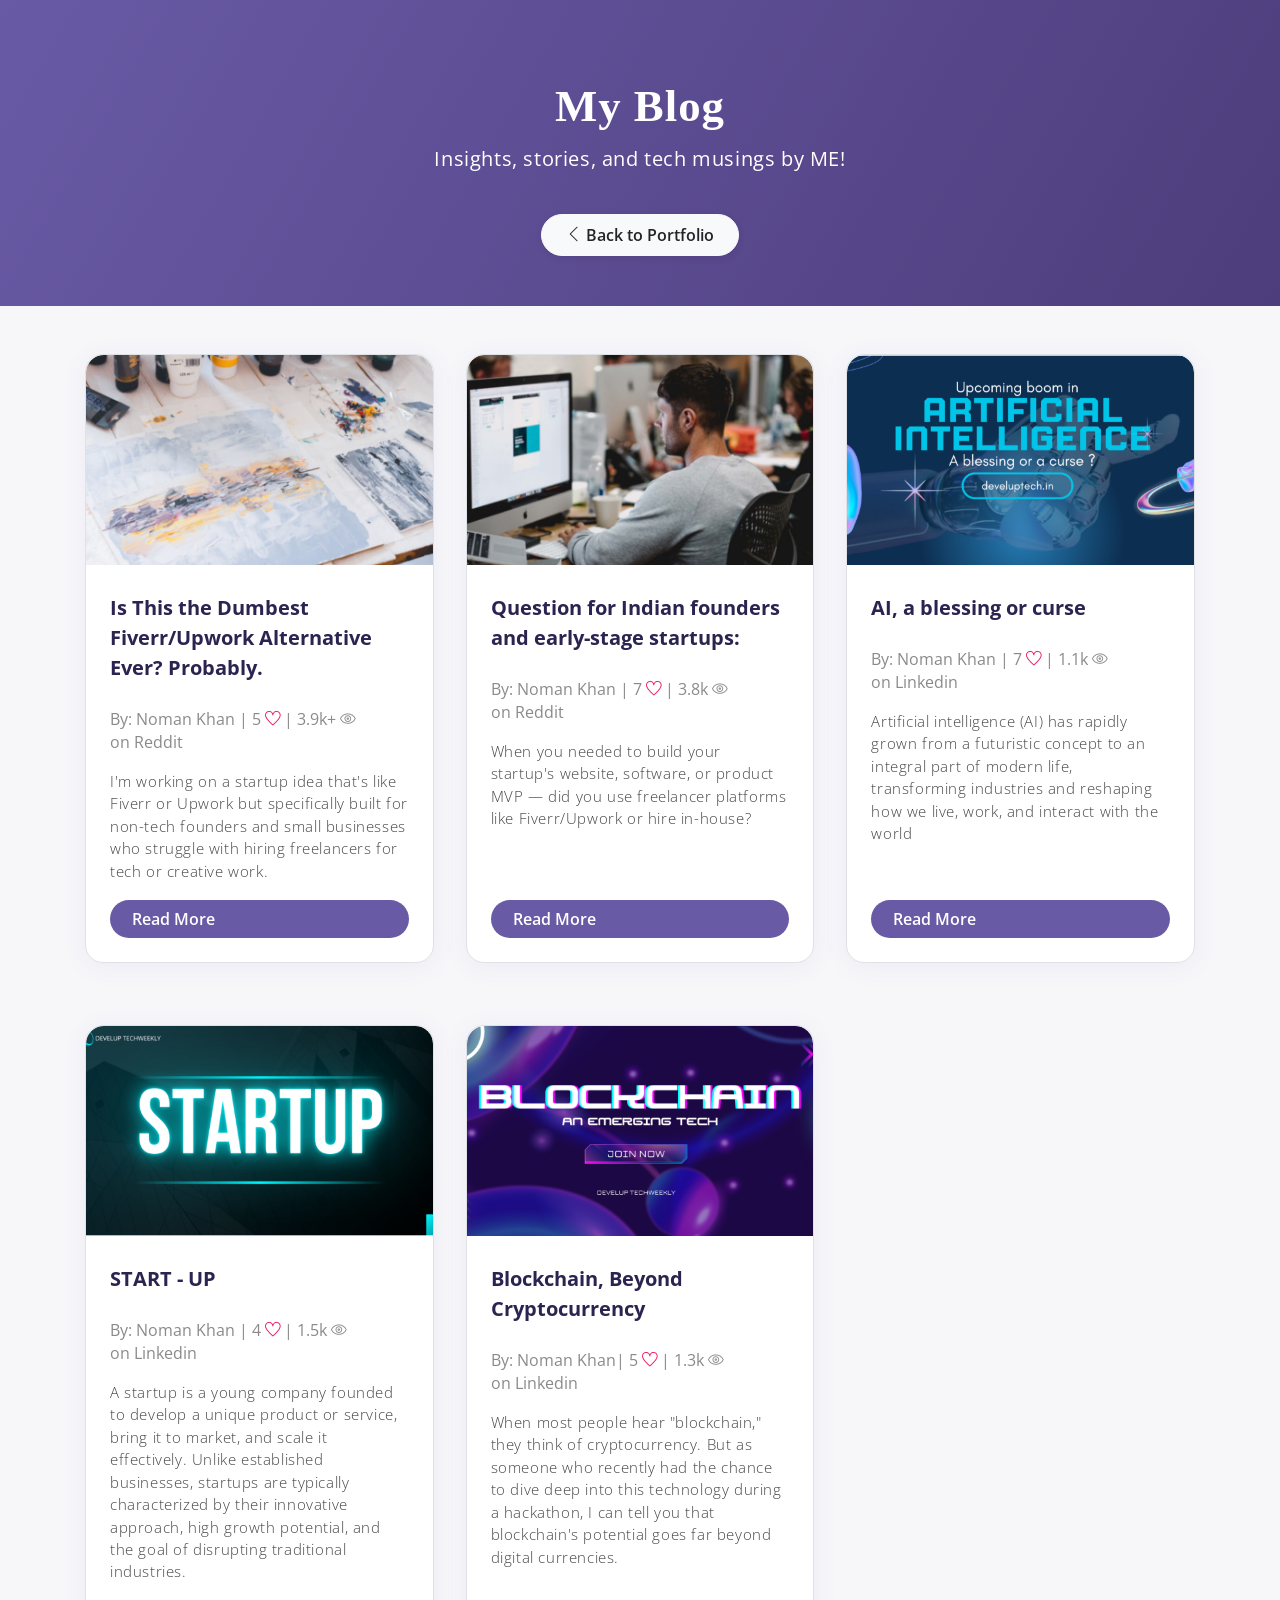
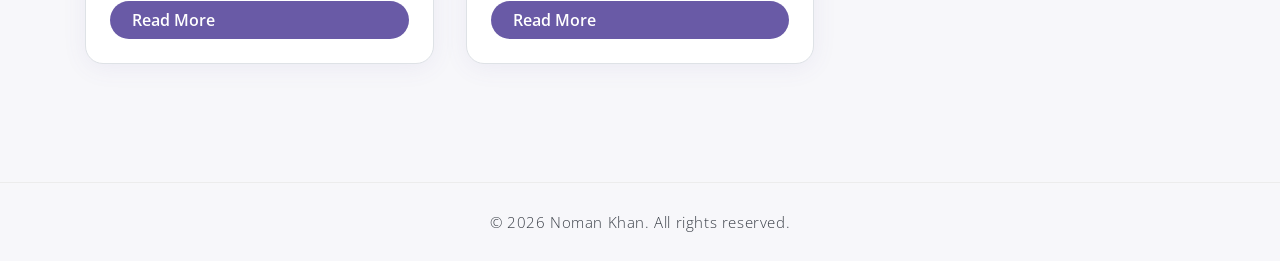
<file: blogs.html>
<!DOCTYPE html>
<html lang="en">

<head>
    <meta charset="utf-8">
    <meta name="viewport" content="width=device-width, initial-scale=1, shrink-to-fit=no">
    <title>Noman Khan | Blog</title>
    <link rel="stylesheet" href="assets/vendors/themify-icons/css/themify-icons.css">
    <link rel="stylesheet" href="assets/css/meyawo.css">
    <style>
        body {
            background: #f7f7fa;
        }

        .blog-header {
            background: linear-gradient(120deg, #695aa6 0%, #4e3d7c 100%);
            color: #fff;
            padding: 80px 0 50px 0;
            text-align: center;
            position: relative;
        }

        .blog-header h1 {
            font-size: 2.8rem;
            font-weight: 800;
            margin-bottom: 10px;
            letter-spacing: 1px;
        }

        .blog-header .lead {
            font-size: 1.25rem;
            font-weight: 400;
            margin-bottom: 30px;
        }

        .back-btn {
            margin-top: 10px;
            font-size: 1rem;
            font-weight: 600;
            border-radius: 30px;
            padding: 8px 24px;
            box-shadow: 0 2px 8px rgba(0, 0, 0, 0.07);
        }

        .blog-grid {
            display: grid;
            grid-template-columns: repeat(auto-fit, minmax(320px, 1fr));
            gap: 32px;
            margin-top: 0;
        }

        .blog-card {
            background: #fff;
            border-radius: 18px;
            box-shadow: 0 4px 24px rgba(105, 90, 166, 0.08);
            overflow: hidden;
            display: flex;
            flex-direction: column;
            transition: transform 0.18s, box-shadow 0.18s;
            min-height: 480px;
        }

        .blog-card:hover {
            transform: translateY(-8px) scale(1.025);
            box-shadow: 0 8px 32px rgba(105, 90, 166, 0.18);
        }

        .blog-card-img {
            width: 100%;
            height: 210px;
            object-fit: cover;
            border-top-left-radius: 18px;
            border-top-right-radius: 18px;
        }

        .blog-card-body {
            flex: 1 1 auto;
            padding: 28px 24px 24px 24px;
            display: flex;
            flex-direction: column;
        }

        .blog-card-title {
            font-size: 1.25rem;
            font-weight: 700;
            margin-bottom: 10px;
            color: #2d2350;
        }

        .blog-card-caption {
            font-size: 0.98rem;
            color: #8a8a8a;
            margin-bottom: 12px;
        }

        .blog-card-body p {
            flex: 1 1 auto;
            color: #444;
            margin-bottom: 18px;
        }

        .blog-card-link,
        .read-more-btn {
            display: inline-block;
            background: #695aa6;
            color: #fff;
            border-radius: 20px;
            padding: 7px 22px;
            font-weight: 600;
            font-size: 1rem;
            text-decoration: none;
            transition: background 0.15s;
        }

        .blog-card-link:hover,
        .read-more-btn:hover {
            background: #4e3d7c;
            color: #fff;
            text-decoration: none;
        }

        @media (max-width: 767px) {
            .blog-header {
                padding: 50px 0 30px 0;
            }

            .blog-header h1 {
                font-size: 2rem;
            }

            .blog-grid {
                gap: 18px;
            }

            .blog-card {
                min-height: 420px;
            }
        }

        footer.footer {
            background: none;
            border-top: 1px solid #ececec;
            margin-top: 40px;
        }
    </style>
</head>

<body>
    <div class="blog-header">
        <h1 style="color: #ffffff;">My Blog</h1>
        <p class="lead" style="color: #ffffff;">Insights, stories, and tech musings by ME!</p>
        <a href="index.html" class="btn btn-light back-btn"><i class="ti-angle-left"></i> Back to Portfolio</a>
    </div>
    <div class="container py-5">
        <div class="blog-grid">
            <div class="blog-card">
                <img src="assets/imgs/img-1.jpg" class="blog-card-img" alt="Blog 1">
                <div class="blog-card-body">
                    <div class="blog-card-title">Is This the Dumbest Fiverr/Upwork Alternative Ever? Probably.</div>
                    <div class="blog-card-caption">By: Noman Khan | 5 <i class="ti-heart text-danger"></i> | 3.9k+ <i class="ti-eye"></i><br>on Reddit</div>
                    <p>I'm working on a startup idea that's like Fiverr or Upwork but specifically built for non-tech founders and small businesses who struggle with hiring freelancers for tech or creative work.</p>
                    <a href="https://www.reddit.com/r/StartUpIndia/comments/1lj60j1/is_this_the_dumbest_fiverrupwork_alternative_ever/" class="read-more-btn" target="_blank">Read More</a>
                </div>
            </div>
            <div class="blog-card">
                <img src="assets/imgs/img-2.jpg" class="blog-card-img" alt="Blog 2">
                <div class="blog-card-body">
                    <div class="blog-card-title">Question for Indian founders and early-stage startups:</div>
                    <div class="blog-card-caption">By: Noman Khan | 7 <i class="ti-heart text-danger"></i> | 3.8k <i class="ti-eye"></i><br>on Reddit</div>
                    <p>When you needed to build your startup's website, software, or product MVP — did you use freelancer platforms like Fiverr/Upwork or hire in-house?</p>
                    <a href="https://www.reddit.com/r/StartUpIndia/comments/1li9rhk/question_for_indian_founders_and_earlystage/" class="read-more-btn" target="_blank">Read More</a>
                </div>
            </div>
            <div class="blog-card">
                <img src="assets/imgs/link1.png" class="blog-card-img" alt="Blog 3">
                <div class="blog-card-body">
                    <div class="blog-card-title">AI, a blessing or curse</div>
                    <div class="blog-card-caption">By: Noman Khan | 7 <i class="ti-heart text-danger"></i> | 1.1k <i class="ti-eye"></i><br>on Linkedin</div>
                    <p>Artificial intelligence (AI) has rapidly grown from a futuristic concept to an integral part of modern life, transforming industries and reshaping how we live, work, and interact with the world</p>
                    <a href="https://www.linkedin.com/pulse/ai-blessing-curse-develup-tech-6v3gc" class="read-more-btn">Read More</a>
                </div>
            </div>
            <div class="blog-card">
                <img src="assets/imgs/link3.png" class="blog-card-img" alt="Blog 4">
                <div class="blog-card-body">
                    <div class="blog-card-title">START - UP</div>
                    <div class="blog-card-caption">By: Noman Khan | 4 <i class="ti-heart text-danger"></i> | 1.5k <i class="ti-eye"></i><br>on Linkedin</div>
                    <p>A startup is a young company founded to develop a unique product or service, bring it to market, and scale it effectively. Unlike established businesses, startups are typically characterized by their innovative approach, high growth potential, and the goal of disrupting traditional industries.</p>
                    <a href="https://www.linkedin.com/pulse/start-up-develup-tech-qx9ie" class="read-more-btn">Read More</a>
                </div>
            </div>
            <div class="blog-card">
                <img src="assets/imgs/link2.png" class="blog-card-img" alt="Blog 4">
                <div class="blog-card-body">
                    <div class="blog-card-title">Blockchain, Beyond Cryptocurrency</div>
                    <div class="blog-card-caption">By: Noman Khan| 5 <i class="ti-heart text-danger"></i> | 1.3k <i class="ti-eye"></i> <br>on Linkedin</div>
                    <p>When most people hear "blockchain," they think of cryptocurrency. But as someone who recently had the chance to dive deep into this technology during a hackathon, I can tell you that blockchain's potential goes far beyond digital currencies.</p>
                    <a href="https://www.linkedin.com/pulse/blockchain-beyond-cryptocurrency-develup-tech-w7vdc" class="read-more-btn">Read More</a>
                </div>
            </div>
            <!-- More blog cards can be added here -->
        </div>
    </div>
    <footer class="footer text-center py-4">
        <p class="mb-0">&copy; <script>
                document.write(new Date().getFullYear())
            </script> Noman Khan. All rights reserved.</p>
    </footer>
</body>


</html>
</file>
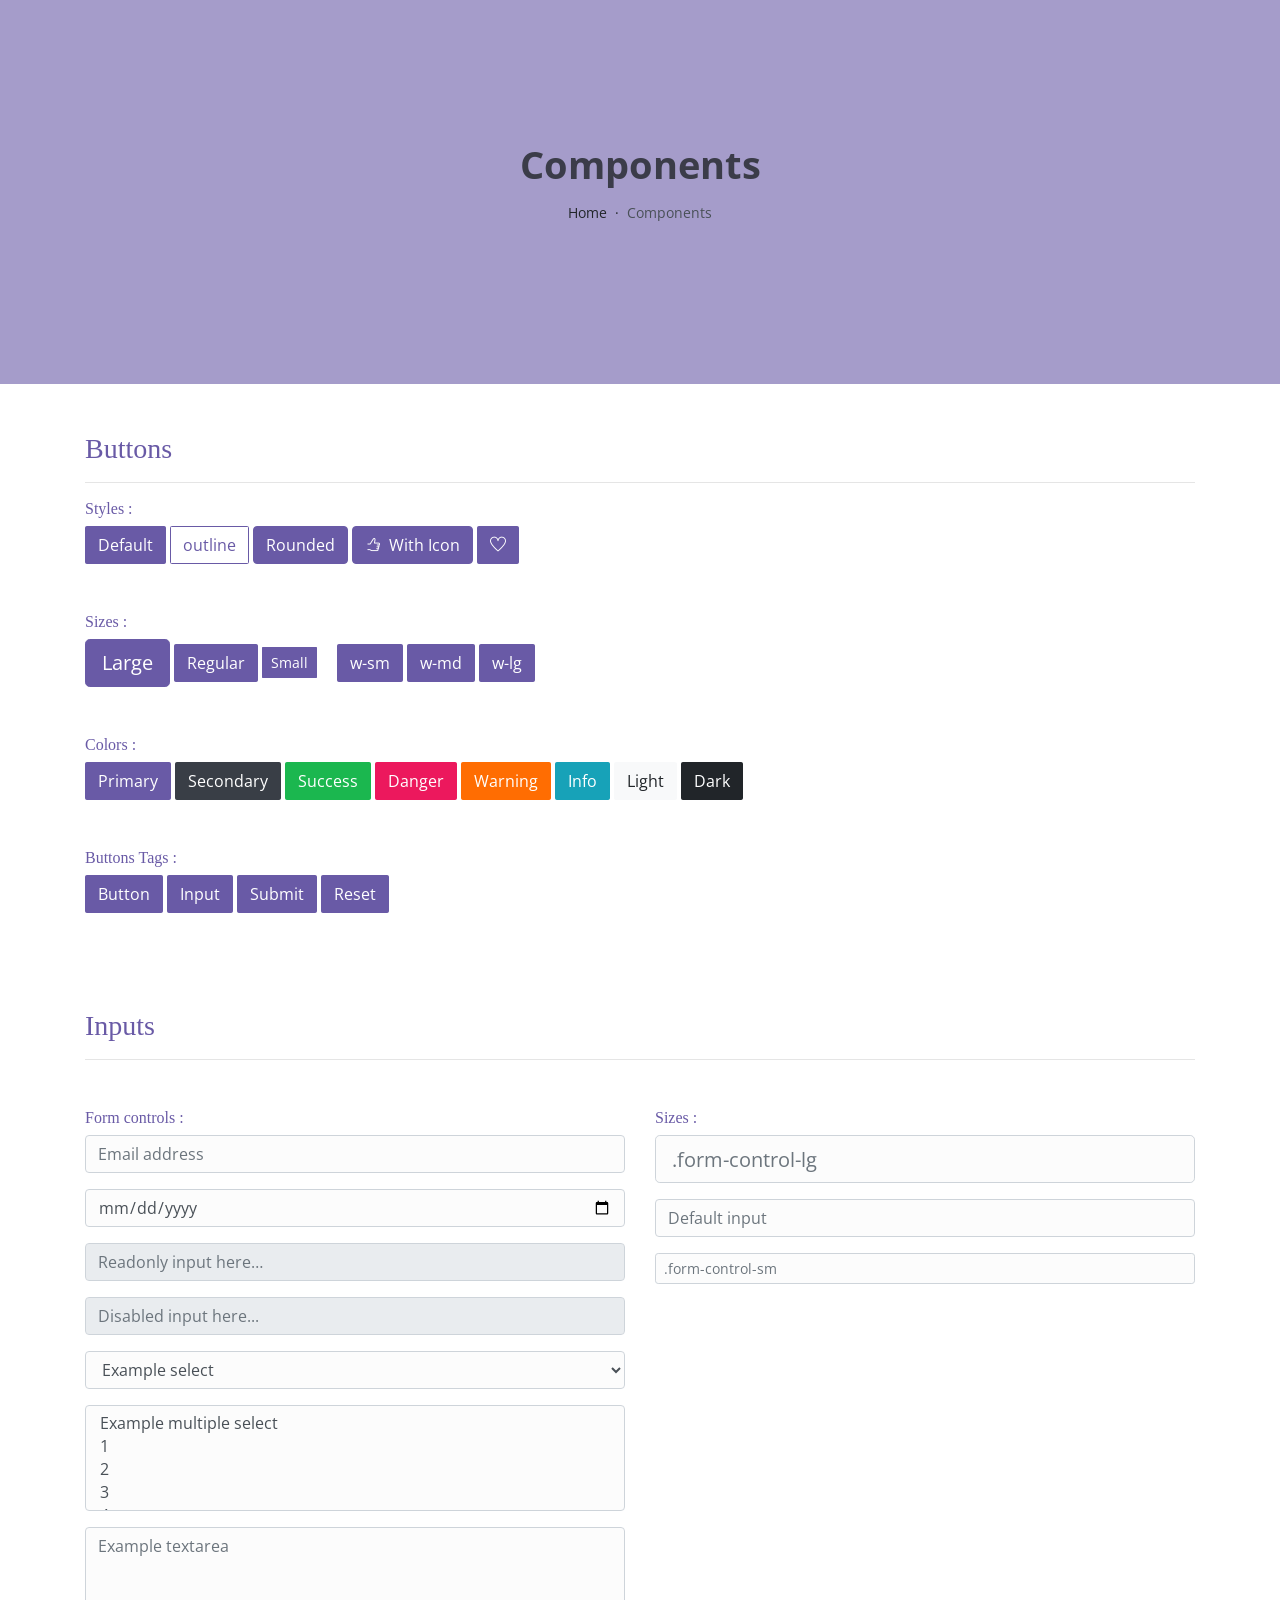
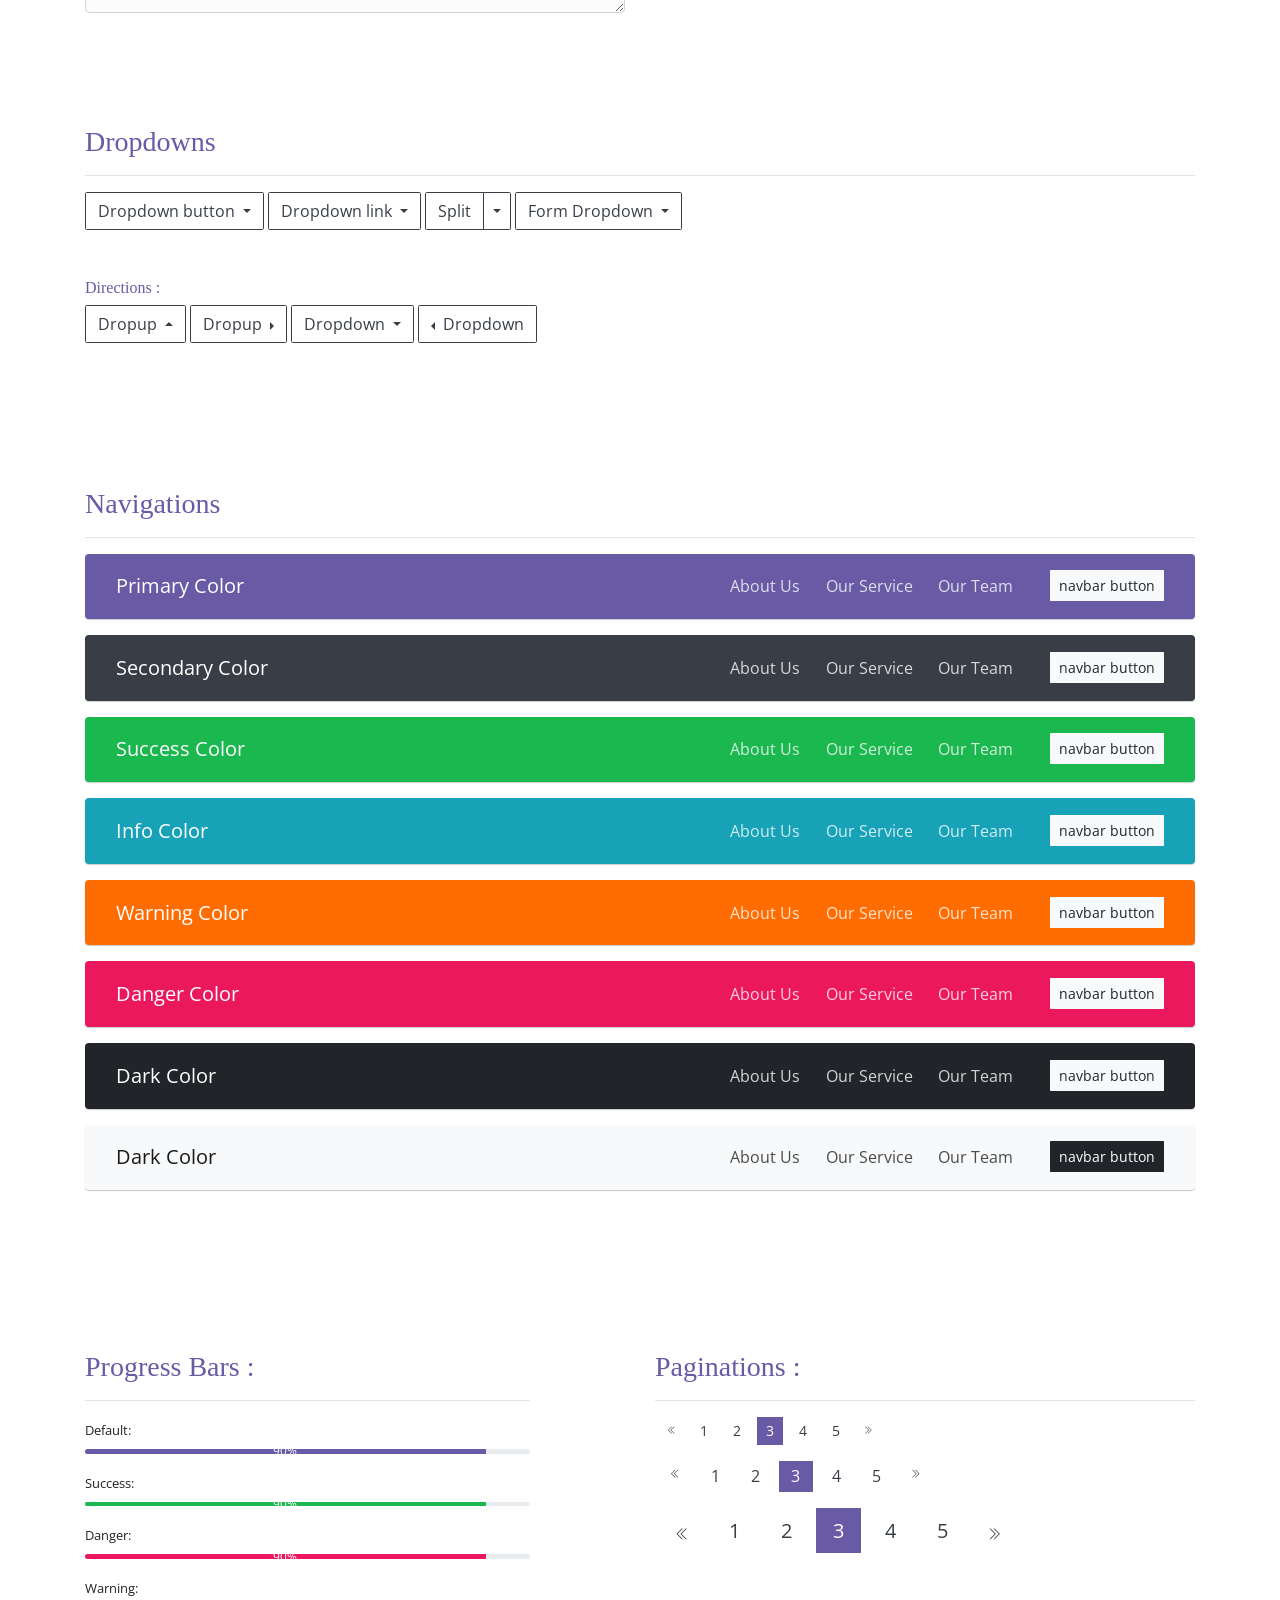
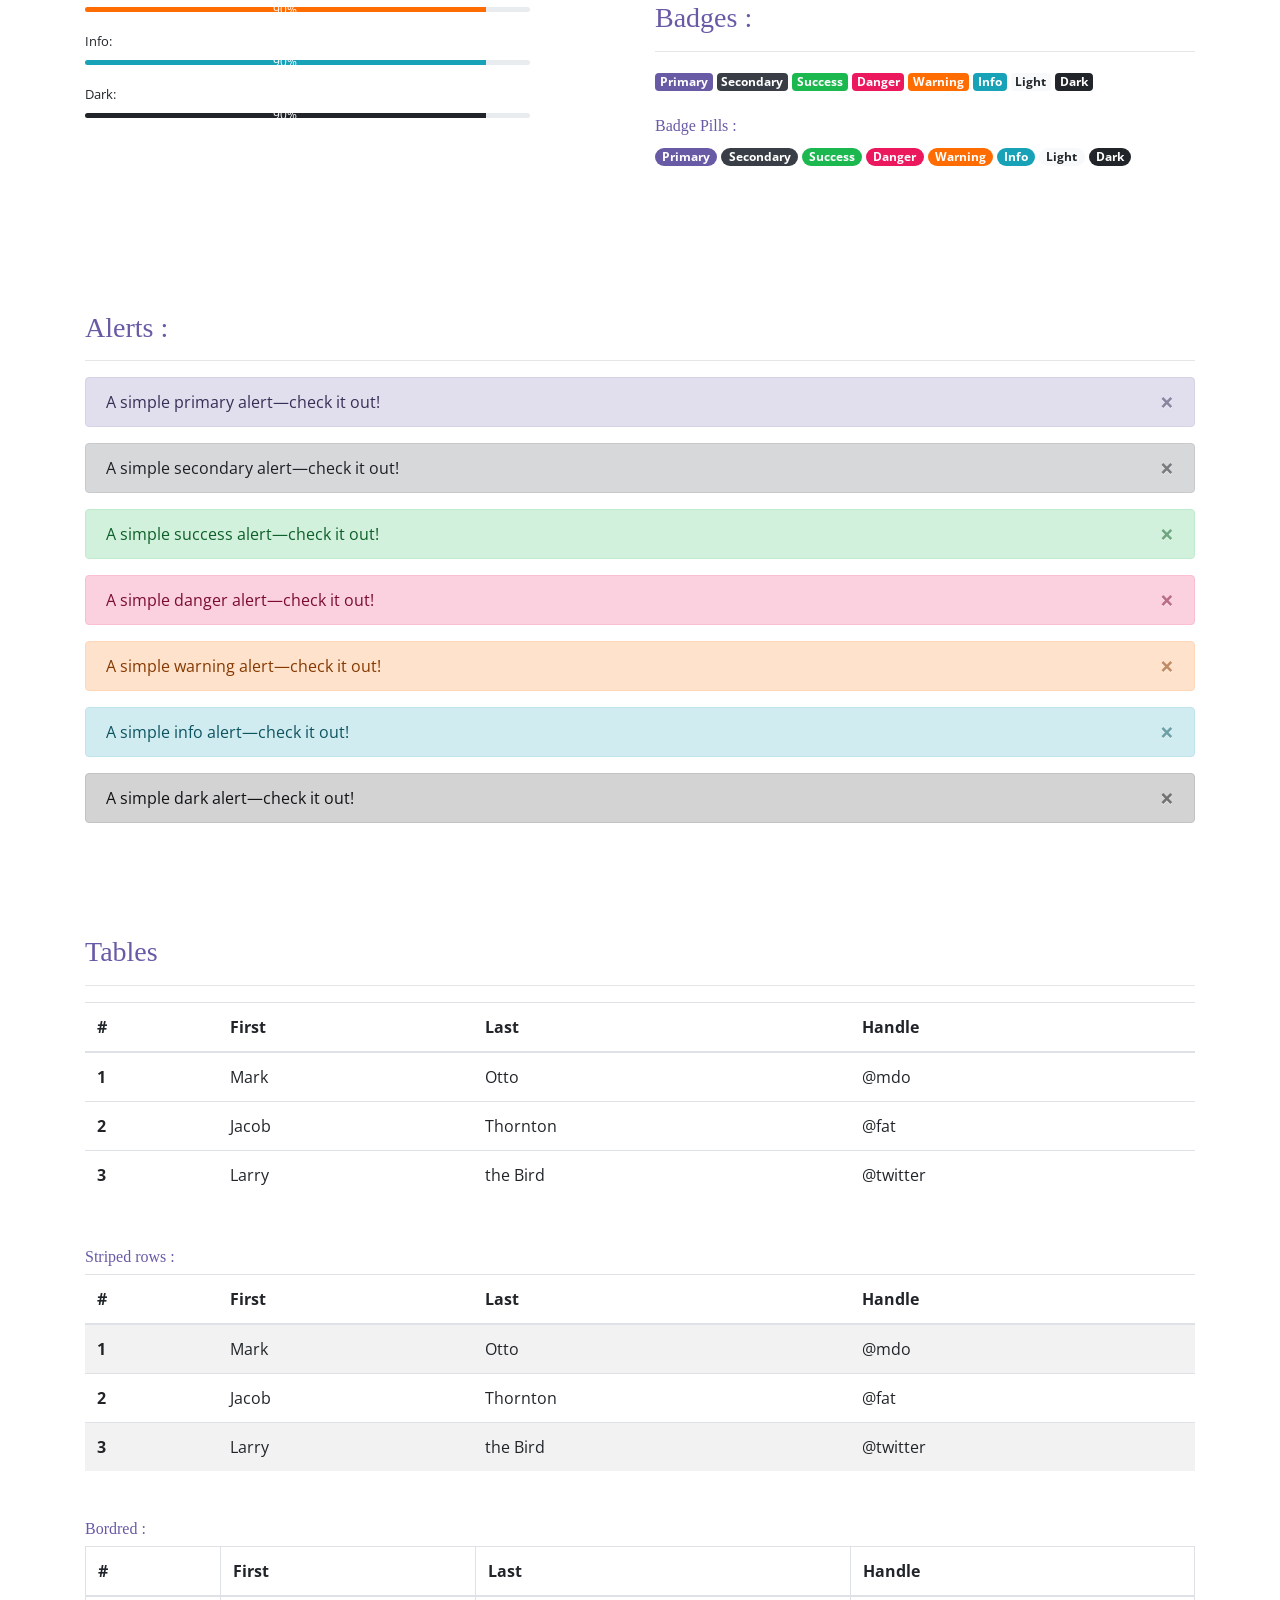
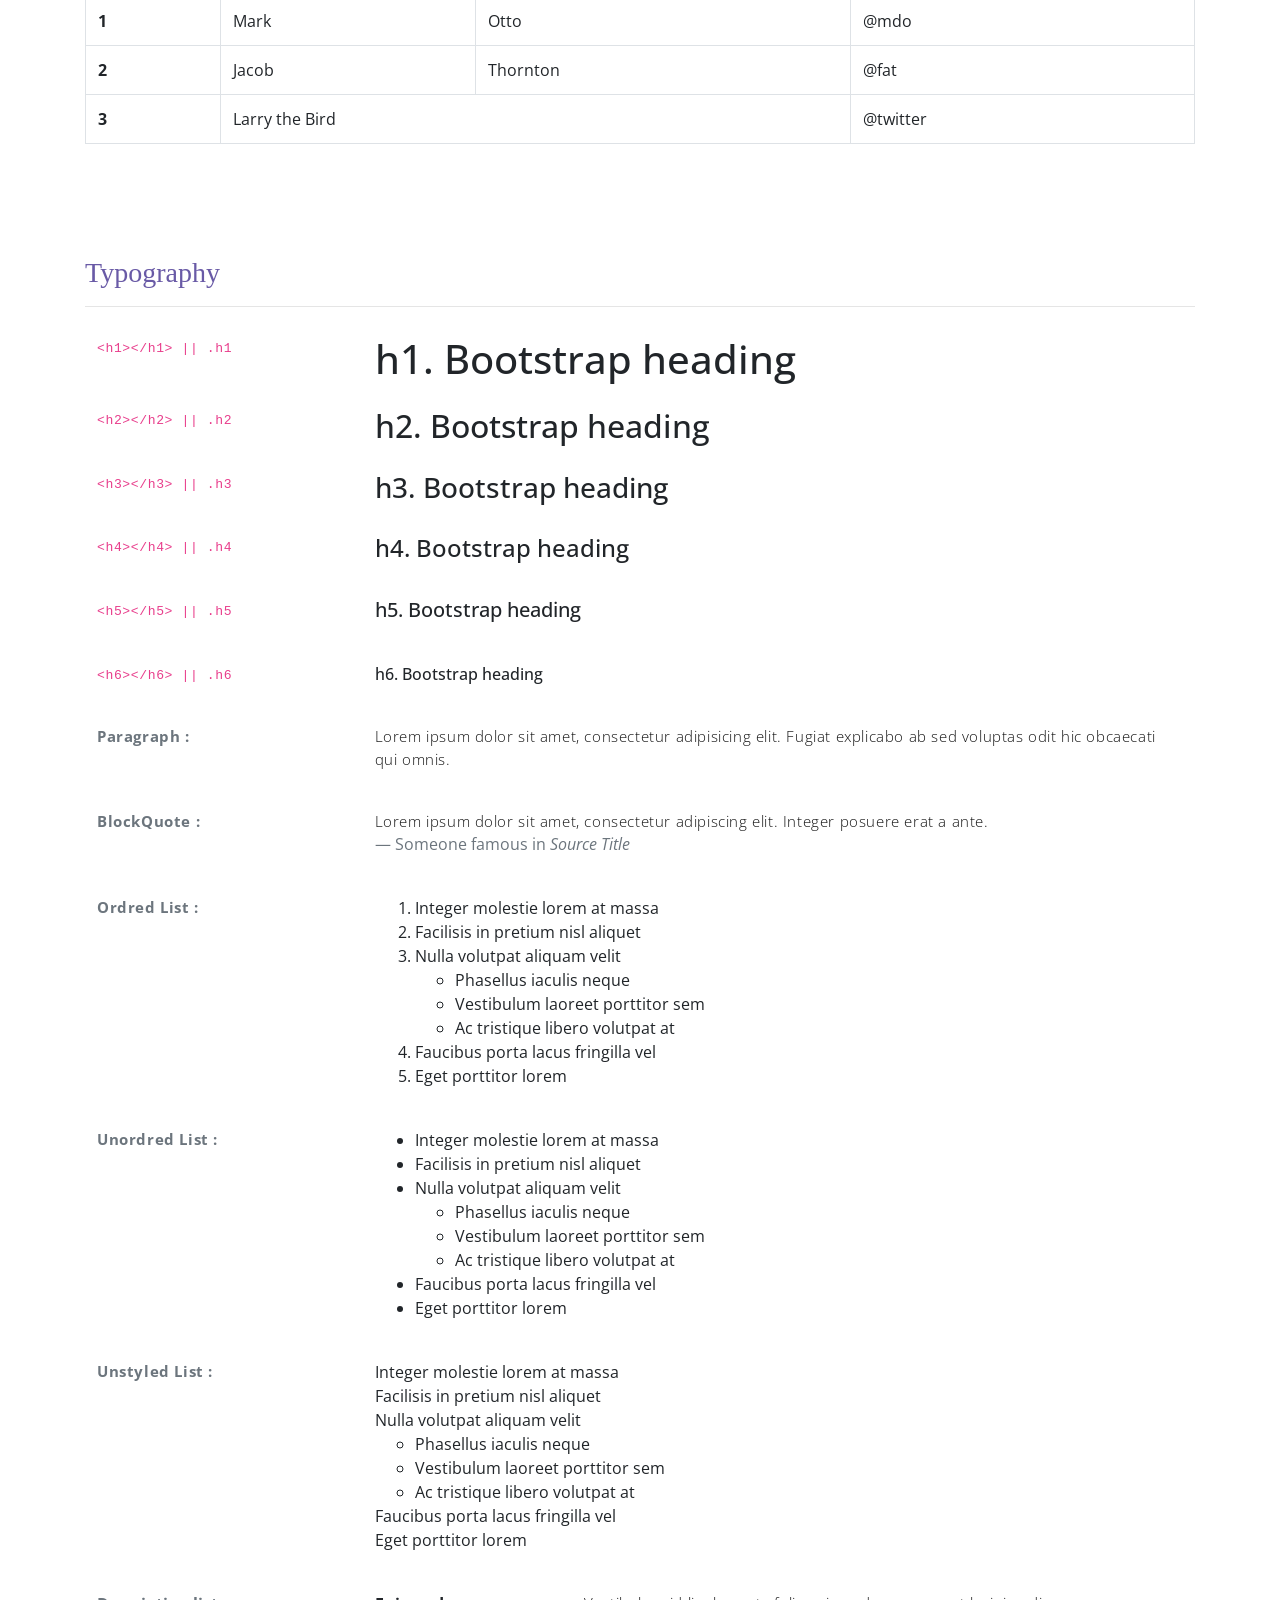
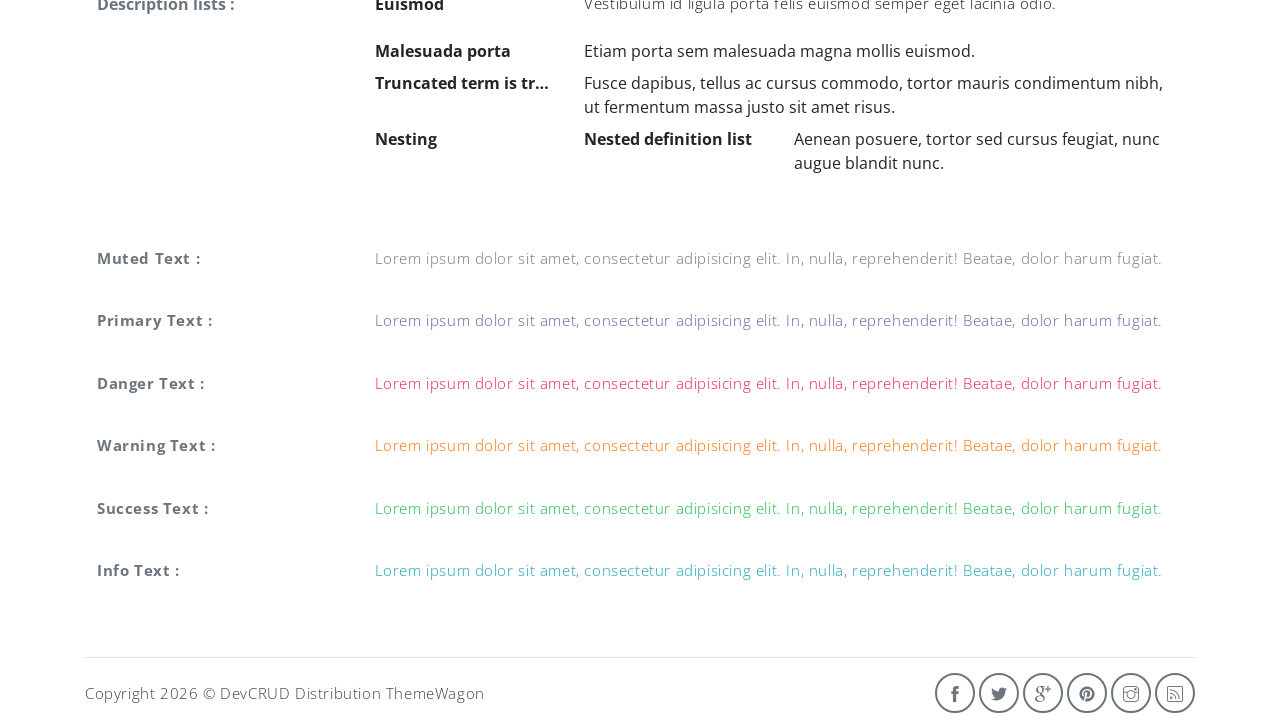
<file: components.html>
<!DOCTYPE html>
<html lang="en">

<head>
   <meta charset="utf-8">
   <meta name="viewport" content="width=device-width, initial-scale=1, shrink-to-fit=no">
   <meta name="description" content="Start your development with Meyawo landing page.">
   <meta name="author" content="Devcrud">
   <title>Meyawo Landing page | Components</title>
   <!-- font icons -->
   <link rel="stylesheet" href="assets/vendors/themify-icons/css/themify-icons.css">
   <!-- Bootstrap + Steller  -->
   <link rel="stylesheet" href="assets/css/meyawo.css">
</head>

<body>

   <!-- Page Header -->
   <header class="header header-mini">
      <div class="header-title">Components</div>
      <nav aria-label="breadcrumb">
         <ol class="breadcrumb">
            <li class="breadcrumb-item"><a href="/">Home</a></li>
            <li class="breadcrumb-item active" aria-current="page">Components</li>
         </ol>
      </nav>
   </header> <!-- End Of Page Header -->

   <!-- main content -->
   <div class="container">

      <!-- Buttons -->
      <h3 class="mt-5">Buttons</h3>
      <hr>
      <h6 class="section-secondary-title">Styles :</h6>
      <button class="btn btn-primary">Default</button>
      <button class="btn btn-outline-primary">outline</button>
      <button class="btn btn-primary rounded">Rounded</button>
      <button class="btn btn-primary rounded"><i class="ti-thumb-up pr-1"></i> With Icon</button>
      <button class="btn btn-primary circle"><i class="ti-heart"></i></button>

      <h6 class="section-secondary-title mt-5">Sizes :</h6>
      <button class="btn btn-primary btn-lg">Large</button>
      <button class="btn btn-primary ">Regular</button>
      <button class="btn btn-primary btn-sm">Small</button>
      <button class="btn btn-primary w-sm ml-3">w-sm</button>
      <button class="btn btn-primary w-md">w-md</button>
      <button class="btn btn-primary w-lg">w-lg</button>

      <h6 class="section-secondary-title mt-5">Colors :</h6>
      <button type="button" class="btn btn-primary">Primary</button>
      <button type="button" class="btn btn-secondary">Secondary</button>
      <button type="button" class="btn btn-success">Success</button>
      <button type="button" class="btn btn-danger">Danger</button>
      <button type="button" class="btn btn-warning">Warning</button>
      <button type="button" class="btn btn-info">Info</button>
      <button type="button" class="btn btn-light">Light</button>
      <button type="button" class="btn btn-dark">Dark</button>

      <h6 class="section-secondary-title mt-5">Buttons Tags :</h6>
      <button class="btn btn-primary" type="submit">Button</button>
      <input class="btn btn-primary" type="button" value="Input">
      <input class="btn btn-primary" type="submit" value="Submit">
      <input class="btn btn-primary" type="reset" value="Reset">

      <!-- devider -->
      <div class="py-5"></div>

      <!-- Inputs -->
      <h3>Inputs</h3>
      <hr>
      <div class="row mt-5">
         <div class="col-md-6">
            <h6 class="section-secondary-title">Form controls :</h6>
            <div class="form-group">
               <input type="email" class="form-control" id="exampleFormControlInput1" placeholder="Email address">
            </div>
            <div class="form-group">
               <input type="date" class="form-control" id="exampleFormControlInput1" placeholder="Date">
            </div>
            <div class="form-group">
               <input class="form-control" type="text" placeholder="Readonly input here…" readonly>
            </div>
            <div class="form-group">
               <input class="form-control" id="disabledInput" type="text" placeholder="Disabled input here..." disabled>
            </div>
            <div class="form-group">
               <select class="form-control" id="exampleFormControlSelect1">
                  <option>Example select</option>
                  <option>1</option>
                  <option>2</option>
                  <option>3</option>
                  <option>4</option>
                  <option>5</option>
               </select>
            </div>
            <div class="form-group">
               <select multiple class="form-control" id="exampleFormControlSelect2">
                  <option>Example multiple select</option>
                  <option>1</option>
                  <option>2</option>
                  <option>3</option>
                  <option>4</option>
                  <option>5</option>
               </select>
            </div>
            <div class="form-group">
               <textarea class="form-control" id="exampleFormControlTextarea1" rows="3"
                  placeholder="Example textarea"></textarea>
            </div>
         </div>
         <div class="col-md-6">
            <h6 class="section-secondary-title">Sizes :</h6>
            <div class="form-group">
               <input class="form-control form-control-lg" type="text" placeholder=".form-control-lg">
            </div>
            <div class="form-group">
               <input class="form-control" type="text" placeholder="Default input">
            </div>
            <div class="form-group">
               <input class="form-control form-control-sm" type="text" placeholder=".form-control-sm">
            </div>
         </div>
      </div> <!-- end of inputs -->

      <!-- devider -->
      <div class="py-5"></div>

      <!-- Dropdowns -->
      <h3 class="components-section-title font-weight-normal">Dropdowns</h3>
      <hr>
      <div class="dropdown d-inline-block">
         <button class="btn btn-outline-secondary dropdown-toggle" type="button" id="dropdownMenuButton"
            data-toggle="dropdown" aria-haspopup="true" aria-expanded="false">
            Dropdown button
         </button>
         <div class="dropdown-menu" aria-labelledby="dropdownMenuButton">
            <a class="dropdown-item" href="#">Action</a>
            <a class="dropdown-item" href="#">Another action</a>
            <a class="dropdown-item" href="#">Something else here</a>
         </div>
      </div>
      <div class="dropdown d-inline-block">
         <a class="btn btn-outline-secondary dropdown-toggle" href="#" role="button" id="dropdownMenuLink"
            data-toggle="dropdown" aria-haspopup="true" aria-expanded="false">
            Dropdown link
         </a>
         <div class="dropdown-menu" aria-labelledby="dropdownMenuLink">
            <a class="dropdown-item" href="#">Action</a>
            <a class="dropdown-item" href="#">Another action</a>
            <a class="dropdown-item" href="#">Something else here</a>
         </div>
      </div>
      <div class="btn-group">
         <button type="button" class="btn btn-outline-secondary">Split</button>
         <button type="button" class="btn btn-outline-secondary dropdown-toggle dropdown-toggle-split"
            data-toggle="dropdown" aria-haspopup="true" aria-expanded="false">
            <span class="sr-only">Toggle Dropdown</span>
         </button>
         <div class="dropdown-menu">
            <a class="dropdown-item" href="#">Action</a>
            <a class="dropdown-item" href="#">Another action</a>
            <a class="dropdown-item" href="#">Something else here</a>
            <div class="dropdown-divider"></div>
            <a class="dropdown-item" href="#">Separated link</a>
         </div>
      </div>
      <div class="btn-group">
         <button class="btn btn-outline-secondary dropdown-toggle" type="button" id="dropdownMenuButton"
            data-toggle="dropdown" aria-haspopup="true" aria-expanded="false">
            Form Dropdown
         </button>
         <div class="dropdown-menu form">
            <form class="px-4 py-3">
               <div class="form-group">
                  <input type="email" class="form-control" id="exampleDropdownFormEmail1"
                     placeholder="email@example.com">
               </div>
               <div class="form-group">
                  <input type="password" class="form-control" id="exampleDropdownFormPassword1" placeholder="Password">
               </div>
               <div class="form-check mb-3">
                  <input type="checkbox" class="form-check-input" id="dropdownCheck">
                  <label class="form-check-label" for="dropdownCheck">
                     Remember me
                  </label>
               </div>
               <button type="submit" class="btn btn-primary btn-block">Sign in</button>
            </form>
            <div class="dropdown-divider"></div>
            <a class="dropdown-item" href="#"><small>New around here? Sign up</small></a>
            <a class="dropdown-item" href="#"><small>Forgot password?</small></a>
         </div>
      </div>
      <h6 class="section-secondary-title mt-5">Directions :</h6>
      <div class="btn-group dropup">
         <button type="button" class="btn btn-outline-secondary dropdown-toggle" data-toggle="dropdown"
            aria-haspopup="true" aria-expanded="false">
            Dropup
         </button>
         <div class="dropdown-menu">
            <a class="dropdown-item" href="#">Action</a>
            <a class="dropdown-item" href="#">Another action</a>
            <a class="dropdown-item" href="#">Something else here</a>
            <div class="dropdown-divider"></div>
            <a class="dropdown-item" href="#">Separated link</a>
         </div>
      </div>
      <div class="btn-group dropright">
         <button type="button" class="btn btn-outline-secondary dropdown-toggle" data-toggle="dropdown"
            aria-haspopup="true" aria-expanded="false">
            Dropup
         </button>
         <div class="dropdown-menu">
            <a class="dropdown-item" href="#">Action</a>
            <a class="dropdown-item" href="#">Another action</a>
            <a class="dropdown-item" href="#">Something else here</a>
            <div class="dropdown-divider"></div>
            <a class="dropdown-item" href="#">Separated link</a>
         </div>
      </div>
      <div class="btn-group">
         <button type="button" class="btn btn-outline-secondary dropdown-toggle" data-toggle="dropdown"
            aria-haspopup="true" aria-expanded="false">
            Dropdown
         </button>
         <div class="dropdown-menu">
            <a class="dropdown-item" href="#">Action</a>
            <a class="dropdown-item" href="#">Another action</a>
            <a class="dropdown-item" href="#">Something else here</a>
            <div class="dropdown-divider"></div>
            <a class="dropdown-item" href="#">Separated link</a>
         </div>
      </div>
      <div class="btn-group dropleft">
         <button type="button" class="btn btn-outline-secondary dropdown-toggle" data-toggle="dropdown"
            aria-haspopup="true" aria-expanded="false">
            Dropdown
         </button>
         <div class="dropdown-menu">
            <a class="dropdown-item" href="#">Action</a>
            <a class="dropdown-item" href="#">Another action</a>
            <a class="dropdown-item" href="#">Something else here</a>
            <div class="dropdown-divider"></div>
            <a class="dropdown-item" href="#">Separated link</a>
         </div>
      </div> <!-- end of Dropdowns -->

      <!-- devider -->
      <div class="py-5"></div>

      <!-- navbars -->
      <h3 class="components-section-title font-weight-normal mt-5">Navigations</h3>
      <hr>
      <nav class="navbar navbar-expand-sm navbar-dark bg-primary rounded shadow mb-3">
         <div class="container">
            <a class="navbar-brand" href="#">Primary Color</a>
            <button class="navbar-toggler ml-auto" type="button" data-toggle="collapse"
               data-target="#navbarSupportedContent" aria-controls="navbarSupportedContent" aria-expanded="false"
               aria-label="Toggle navigation">
               <span class="navbar-toggler-icon"></span>
            </button>
            <div class="collapse navbar-collapse" id="navbarSupportedContent">
               <ul class="navbar-nav ml-auto">
                  <li class="nav-item">
                     <a class="nav-link" href="#about">About Us</a>
                  </li>
                  <li class="nav-item">
                     <a class="nav-link" href="#service">Our Service</a>
                  </li>
                  <li class="nav-item">
                     <a class="nav-link" href="#team">Our Team</a>
                  </li>
                  <li class="nav-item">
                     <a href="#book-table" class="ml-4 mt-1 btn btn-light btn-sm">navbar button</a>
                  </li>
               </ul>
            </div>
         </div>
      </nav>
      <nav class="navbar navbar-expand-sm navbar-dark bg-secondary rounded shadow mb-3">
         <div class="container">
            <a class="navbar-brand" href="#">Secondary Color</a>
            <button class="navbar-toggler ml-auto" type="button" data-toggle="collapse"
               data-target="#navbarSupportedContent" aria-controls="navbarSupportedContent" aria-expanded="false"
               aria-label="Toggle navigation">
               <span class="navbar-toggler-icon"></span>
            </button>
            <div class="collapse navbar-collapse" id="navbarSupportedContent">
               <ul class="navbar-nav ml-auto">
                  <li class="nav-item">
                     <a class="nav-link" href="#about">About Us</a>
                  </li>
                  <li class="nav-item">
                     <a class="nav-link" href="#service">Our Service</a>
                  </li>
                  <li class="nav-item">
                     <a class="nav-link" href="#team">Our Team</a>
                  </li>
                  <li class="nav-item">
                     <a href="#book-table" class="ml-4 mt-1 btn btn-light btn-sm">navbar button</a>
                  </li>
               </ul>
            </div>
         </div>
      </nav>
      <nav class="navbar navbar-expand-sm navbar-dark bg-success rounded shadow mb-3">
         <div class="container">
            <a class="navbar-brand" href="#">Success Color</a>
            <button class="navbar-toggler ml-auto" type="button" data-toggle="collapse"
               data-target="#navbarSupportedContent" aria-controls="navbarSupportedContent" aria-expanded="false"
               aria-label="Toggle navigation">
               <span class="navbar-toggler-icon"></span>
            </button>
            <div class="collapse navbar-collapse" id="navbarSupportedContent">
               <ul class="navbar-nav ml-auto">
                  <li class="nav-item">
                     <a class="nav-link" href="#about">About Us</a>
                  </li>
                  <li class="nav-item">
                     <a class="nav-link" href="#service">Our Service</a>
                  </li>
                  <li class="nav-item">
                     <a class="nav-link" href="#team">Our Team</a>
                  </li>
                  <li class="nav-item">
                     <a href="#book-table" class="ml-4 mt-1 btn btn-light btn-sm">navbar button</a>
                  </li>
               </ul>
            </div>
         </div>
      </nav>
      <nav class="navbar navbar-expand-sm navbar-dark bg-info rounded shadow mb-3">
         <div class="container">
            <a class="navbar-brand" href="#">Info Color</a>
            <button class="navbar-toggler ml-auto" type="button" data-toggle="collapse"
               data-target="#navbarSupportedContent" aria-controls="navbarSupportedContent" aria-expanded="false"
               aria-label="Toggle navigation">
               <span class="navbar-toggler-icon"></span>
            </button>
            <div class="collapse navbar-collapse" id="navbarSupportedContent">
               <ul class="navbar-nav ml-auto">
                  <li class="nav-item">
                     <a class="nav-link" href="#about">About Us</a>
                  </li>
                  <li class="nav-item">
                     <a class="nav-link" href="#service">Our Service</a>
                  </li>
                  <li class="nav-item">
                     <a class="nav-link" href="#team">Our Team</a>
                  </li>
                  <li class="nav-item">
                     <a href="#book-table" class="ml-4 mt-1 btn btn-light btn-sm">navbar button</a>
                  </li>
               </ul>
            </div>
         </div>
      </nav>
      <nav class="navbar navbar-expand-sm navbar-dark bg-warning rounded shadow mb-3">
         <div class="container">
            <a class="navbar-brand" href="#">Warning Color</a>
            <button class="navbar-toggler ml-auto" type="button" data-toggle="collapse"
               data-target="#navbarSupportedContent" aria-controls="navbarSupportedContent" aria-expanded="false"
               aria-label="Toggle navigation">
               <span class="navbar-toggler-icon"></span>
            </button>
            <div class="collapse navbar-collapse" id="navbarSupportedContent">
               <ul class="navbar-nav ml-auto">
                  <li class="nav-item">
                     <a class="nav-link" href="#about">About Us</a>
                  </li>
                  <li class="nav-item">
                     <a class="nav-link" href="#service">Our Service</a>
                  </li>
                  <li class="nav-item">
                     <a class="nav-link" href="#team">Our Team</a>
                  </li>
                  <li class="nav-item">
                     <a href="#book-table" class="ml-4 mt-1 btn btn-light btn-sm">navbar button</a>
                  </li>
               </ul>
            </div>
         </div>
      </nav>
      <nav class="navbar navbar-expand-sm navbar-dark bg-danger rounded shadow mb-3">
         <div class="container">
            <a class="navbar-brand" href="#">Danger Color</a>
            <button class="navbar-toggler ml-auto" type="button" data-toggle="collapse"
               data-target="#navbarSupportedContent" aria-controls="navbarSupportedContent" aria-expanded="false"
               aria-label="Toggle navigation">
               <span class="navbar-toggler-icon"></span>
            </button>
            <div class="collapse navbar-collapse" id="navbarSupportedContent">
               <ul class="navbar-nav ml-auto">
                  <li class="nav-item">
                     <a class="nav-link" href="#about">About Us</a>
                  </li>
                  <li class="nav-item">
                     <a class="nav-link" href="#service">Our Service</a>
                  </li>
                  <li class="nav-item">
                     <a class="nav-link" href="#team">Our Team</a>
                  </li>
                  <li class="nav-item">
                     <a href="#book-table" class="ml-4 mt-1 btn btn-light btn-sm">navbar button</a>
                  </li>
               </ul>
            </div>
         </div>
      </nav>
      <nav class="navbar navbar-expand-sm navbar-dark bg-dark rounded shadow mb-3">
         <div class="container">
            <a class="navbar-brand" href="#">Dark Color</a>
            <button class="navbar-toggler ml-auto" type="button" data-toggle="collapse"
               data-target="#navbarSupportedContent" aria-controls="navbarSupportedContent" aria-expanded="false"
               aria-label="Toggle navigation">
               <span class="navbar-toggler-icon"></span>
            </button>
            <div class="collapse navbar-collapse" id="navbarSupportedContent">
               <ul class="navbar-nav ml-auto">
                  <li class="nav-item">
                     <a class="nav-link" href="#about">About Us</a>
                  </li>
                  <li class="nav-item">
                     <a class="nav-link" href="#service">Our Service</a>
                  </li>
                  <li class="nav-item">
                     <a class="nav-link" href="#team">Our Team</a>
                  </li>
                  <li class="nav-item">
                     <a href="#book-table" class="ml-4 mt-1 btn btn-light btn-sm">navbar button</a>
                  </li>
               </ul>
            </div>
         </div>
      </nav>
      <nav class="navbar navbar-expand-sm navbar-light bg-light rounded shadow mb-3">
         <div class="container">
            <a class="navbar-brand" href="#">Dark Color</a>
            <button class="navbar-toggler ml-auto" type="button" data-toggle="collapse"
               data-target="#navbarSupportedContent" aria-controls="navbarSupportedContent" aria-expanded="false"
               aria-label="Toggle navigation">
               <span class="navbar-toggler-icon"></span>
            </button>
            <div class="collapse navbar-collapse" id="navbarSupportedContent">
               <ul class="navbar-nav ml-auto">
                  <li class="nav-item">
                     <a class="nav-link" href="#about">About Us</a>
                  </li>
                  <li class="nav-item">
                     <a class="nav-link" href="#service">Our Service</a>
                  </li>
                  <li class="nav-item">
                     <a class="nav-link" href="#team">Our Team</a>
                  </li>
                  <li class="nav-item">
                     <a href="#book-table" class="ml-4 mt-1 btn btn-dark btn-sm">navbar button</a>
                  </li>
               </ul>
            </div>
         </div>
      </nav>
      <!-- End of navbars -->

      <!-- devider -->
      <div class="py-5"></div>

      <!-- progress bars -->
      <div class="row justify-content-between">
         <div class="col-md-5">
            <h3 class="components-section-title font-weight-normal mt-5">Progress Bars :</h3>
            <hr>
            <small>Default: </small>
            <div class="progress mt-2 mb-3">
               <div class="progress-bar" role="progressbar" style="width: 90%" aria-valuenow="25" aria-valuemin="0"
                  aria-valuemax="100"><span>90%</span></div>
            </div>
            <small>Success:</small>
            <div class="progress mt-2 mb-3">
               <div class="progress-bar bg-success" role="progressbar" style="width: 90%" aria-valuenow="25"
                  aria-valuemin="0" aria-valuemax="100"><span>90%</span></div>
            </div>
            <small>Danger:</small>
            <div class="progress mt-2 mb-3">
               <div class="progress-bar bg-danger" role="progressbar" style="width: 90%" aria-valuenow="25"
                  aria-valuemin="0" aria-valuemax="100"><span>90%</span></div>
            </div>
            <small>Warning:</small>
            <div class="progress mt-2 mb-3">
               <div class="progress-bar bg-warning" role="progressbar" style="width: 90%" aria-valuenow="25"
                  aria-valuemin="0" aria-valuemax="100"><span>90%</span></div>
            </div>
            <small>Info:</small>
            <div class="progress mt-2 mb-3">
               <div class="progress-bar bg-info" role="progressbar" style="width: 90%" aria-valuenow="25"
                  aria-valuemin="0" aria-valuemax="100"><span>90%</span></div>
            </div>
            <small>Dark:</small>
            <div class="progress mt-2 mb-3">
               <div class="progress-bar bg-dark" role="progressbar" style="width: 90%" aria-valuenow="25"
                  aria-valuemin="0" aria-valuemax="100"><span>90%</span></div>
            </div>
         </div>
         <div class="col-md-6">
            <h3 class="components-section-title font-weight-normal mt-5">Paginations :</h3>
            <hr>
            <nav aria-label="Page navigation example">
               <ul class="pagination pagination-sm">
                  <li class="page-item"><a class="page-link" href="#"><i class="ti-angle-double-left"></i></a></li>
                  <li class="page-item"><a class="page-link" href="#">1</a></li>
                  <li class="page-item"><a class="page-link" href="#">2</a></li>
                  <li class="page-item active"><a class="page-link" href="#">3</a></li>
                  <li class="page-item"><a class="page-link" href="#">4</a></li>
                  <li class="page-item"><a class="page-link" href="#">5</a></li>
                  <li class="page-item"><a class="page-link" href="#"><i class="ti-angle-double-right"></i></a></li>
               </ul>
            </nav>
            <nav aria-label="Page navigation example">
               <ul class="pagination">
                  <li class="page-item"><a class="page-link" href="#"><i class="ti-angle-double-left"></i></a></li>
                  <li class="page-item"><a class="page-link" href="#">1</a></li>
                  <li class="page-item"><a class="page-link" href="#">2</a></li>
                  <li class="page-item active"><a class="page-link" href="#">3</a></li>
                  <li class="page-item"><a class="page-link" href="#">4</a></li>
                  <li class="page-item"><a class="page-link" href="#">5</a></li>
                  <li class="page-item"><a class="page-link" href="#"><i class="ti-angle-double-right"></i></a></li>
               </ul>
            </nav>
            <nav aria-label="Page navigation example">
               <ul class="pagination pagination-lg">
                  <li class="page-item"><a class="page-link" href="#"><i class="ti-angle-double-left"></i></a></li>
                  <li class="page-item"><a class="page-link" href="#">1</a></li>
                  <li class="page-item"><a class="page-link" href="#">2</a></li>
                  <li class="page-item active"><a class="page-link" href="#">3</a></li>
                  <li class="page-item"><a class="page-link" href="#">4</a></li>
                  <li class="page-item"><a class="page-link" href="#">5</a></li>
                  <li class="page-item"><a class="page-link" href="#"><i class="ti-angle-double-right"></i></a></li>
               </ul>
            </nav>

            <!-- Badges -->
            <h3 class="components-section-title font-weight-normal mt-5">Badges :</h3>
            <hr>
            <span class="badge badge-primary">Primary</span>
            <span class="badge badge-secondary">Secondary</span>
            <span class="badge badge-success">Success</span>
            <span class="badge badge-danger">Danger</span>
            <span class="badge badge-warning">Warning</span>
            <span class="badge badge-info">Info</span>
            <span class="badge badge-light">Light</span>
            <span class="badge badge-dark">Dark</span>
            <h6 class="section-secondary-title mt-4 mb-2">Badge Pills :</h6>
            <span class="badge badge-pill badge-primary">Primary</span>
            <span class="badge badge-pill badge-secondary">Secondary</span>
            <span class="badge badge-pill badge-success">Success</span>
            <span class="badge badge-pill badge-danger">Danger</span>
            <span class="badge badge-pill badge-warning">Warning</span>
            <span class="badge badge-pill badge-info">Info</span>
            <span class="badge badge-pill badge-light">Light</span>
            <span class="badge badge-pill badge-dark">Dark</span>
         </div>
      </div> <!-- End of Progress bars -->

      <!-- devider -->
      <div class="py-5"></div>

      <!-- Alerts -->
      <h3 class="components-section-title font-weight-normal mt-5">Alerts :</h3>
      <hr>
      <div class="alert alert-primary alert-dismissible fade show" role="alert">
         A simple primary alert—check it out!
         <button type="button" class="close" data-dismiss="alert" aria-label="Close">
            <span aria-hidden="true">&times;</span>
         </button>
      </div>
      <div class="alert alert-secondary alert-dismissible fade show" role="alert">
         A simple secondary alert—check it out!
         <button type="button" class="close" data-dismiss="alert" aria-label="Close">
            <span aria-hidden="true">&times;</span>
         </button>
      </div>
      <div class="alert alert-success alert-dismissible fade show" role="alert">
         A simple success alert—check it out!
         <button type="button" class="close" data-dismiss="alert" aria-label="Close">
            <span aria-hidden="true">&times;</span>
         </button>
      </div>
      <div class="alert alert-danger alert-dismissible fade show" role="alert">
         A simple danger alert—check it out!
         <button type="button" class="close" data-dismiss="alert" aria-label="Close">
            <span aria-hidden="true">&times;</span>
         </button>
      </div>
      <div class="alert alert-warning alert-dismissible fade show" role="alert">
         A simple warning alert—check it out!
         <button type="button" class="close" data-dismiss="alert" aria-label="Close">
            <span aria-hidden="true">&times;</span>
         </button>
      </div>
      <div class="alert alert-info alert-dismissible fade show" role="alert">
         A simple info alert—check it out!
         <button type="button" class="close" data-dismiss="alert" aria-label="Close">
            <span aria-hidden="true">&times;</span>
         </button>
      </div>
      <div class="alert alert-dark alert-dismissible fade show" role="alert">
         A simple dark alert—check it out!
         <button type="button" class="close" data-dismiss="alert" aria-label="Close">
            <span aria-hidden="true">&times;</span>
         </button>
      </div>
      <!-- end of alerts -->

      <!-- devider -->
      <div class="py-5"></div>

      <!-- tables -->
      <h3 class="components-section-title">Tables</h3>
      <hr>
      <table class="table">
         <thead>
            <tr>
               <th scope="col">#</th>
               <th scope="col">First</th>
               <th scope="col">Last</th>
               <th scope="col">Handle</th>
            </tr>
         </thead>
         <tbody>
            <tr>
               <th scope="row">1</th>
               <td>Mark</td>
               <td>Otto</td>
               <td>@mdo</td>
            </tr>
            <tr>
               <th scope="row">2</th>
               <td>Jacob</td>
               <td>Thornton</td>
               <td>@fat</td>
            </tr>
            <tr>
               <th scope="row">3</th>
               <td>Larry</td>
               <td>the Bird</td>
               <td>@twitter</td>
            </tr>
         </tbody>
      </table>

      <h6 class="section-secondary-title mt-5">Striped rows :</h6>
      <table class="table table-striped">
         <thead>
            <tr>
               <th scope="col">#</th>
               <th scope="col">First</th>
               <th scope="col">Last</th>
               <th scope="col">Handle</th>
            </tr>
         </thead>
         <tbody>
            <tr>
               <th scope="row">1</th>
               <td>Mark</td>
               <td>Otto</td>
               <td>@mdo</td>
            </tr>
            <tr>
               <th scope="row">2</th>
               <td>Jacob</td>
               <td>Thornton</td>
               <td>@fat</td>
            </tr>
            <tr>
               <th scope="row">3</th>
               <td>Larry</td>
               <td>the Bird</td>
               <td>@twitter</td>
            </tr>
         </tbody>
      </table>

      <h6 class="section-secondary-title mt-5">Bordred :</h6>
      <table class="table table-bordered">
         <thead>
            <tr>
               <th scope="col">#</th>
               <th scope="col">First</th>
               <th scope="col">Last</th>
               <th scope="col">Handle</th>
            </tr>
         </thead>
         <tbody>
            <tr>
               <th scope="row">1</th>
               <td>Mark</td>
               <td>Otto</td>
               <td>@mdo</td>
            </tr>
            <tr>
               <th scope="row">2</th>
               <td>Jacob</td>
               <td>Thornton</td>
               <td>@fat</td>
            </tr>
            <tr>
               <th scope="row">3</th>
               <td colspan="2">Larry the Bird</td>
               <td>@twitter</td>
            </tr>
         </tbody>
      </table>
      <!-- end of tables -->

      <!-- devider -->
      <div class="py-5"></div>

      <!-- typography -->
      <h3 class="components-section-title">Typography</h3>
      <hr>
      <table class="table table-borderless v-align-center">
         <tbody>
            <tr>
               <td>
                  <p><code class="highlighter-rouge">&lt;h1&gt;&lt;/h1&gt; || .h1</code></p>
               </td>
               <td class="w-75"><span class="h1">h1. Bootstrap heading</span></td>
            </tr>
            <tr>
               <td>
                  <p><code class="highlighter-rouge">&lt;h2&gt;&lt;/h2&gt; || .h2</code></p>
               </td>
               <td><span class="h2">h2. Bootstrap heading</span></td>
            </tr>
            <tr>
               <td>
                  <p><code class="highlighter-rouge">&lt;h3&gt;&lt;/h3&gt; || .h3</code></p>
               </td>
               <td><span class="h3">h3. Bootstrap heading</span></td>
            </tr>
            <tr>
               <td>
                  <p><code class="highlighter-rouge">&lt;h4&gt;&lt;/h4&gt; || .h4</code></p>
               </td>
               <td><span class="h4">h4. Bootstrap heading</span></td>
            </tr>
            <tr>
               <td>
                  <p><code class="highlighter-rouge">&lt;h5&gt;&lt;/h5&gt; || .h5</code></p>
               </td>
               <td><span class="h5">h5. Bootstrap heading</span></td>
            </tr>
            <tr>
               <td>
                  <p><code class="highlighter-rouge">&lt;h6&gt;&lt;/h6&gt; || .h6</code></p>
               </td>
               <td><span class="h6">h6. Bootstrap heading</span></td>
            </tr>
            <tr>
               <td>
                  <p class="font-weight-bold text-muted">Paragraph :</p>
               </td>
               <td>
                  <p>Lorem ipsum dolor sit amet, consectetur adipisicing elit. Fugiat explicabo ab sed voluptas odit hic
                     obcaecati qui omnis.</p>
               </td>
            </tr>
            <tr>
               <td>
                  <p class="font-weight-bold text-muted">BlockQuote :</p>
               </td>
               <td>
                  <blockquote class="blockquote">
                     <p class="mb-0">Lorem ipsum dolor sit amet, consectetur adipiscing elit. Integer posuere erat a
                        ante.</p>
                     <footer class="blockquote-footer">Someone famous in <cite title="Source Title">Source Title</cite>
                     </footer>
                  </blockquote>
               </td>
            </tr>

            <tr>
               <td>
                  <p class="font-weight-bold text-muted">Ordred List :</p>
               </td>
               <td>
                  <ol>
                     <li>Integer molestie lorem at massa</li>
                     <li>Facilisis in pretium nisl aliquet</li>
                     <li>Nulla volutpat aliquam velit
                        <ul>
                           <li>Phasellus iaculis neque</li>
                           <li>Vestibulum laoreet porttitor sem</li>
                           <li>Ac tristique libero volutpat at</li>
                        </ul>
                     </li>
                     <li>Faucibus porta lacus fringilla vel</li>
                     <li>Eget porttitor lorem</li>
                  </ol>
               </td>
            </tr>
            <tr>
               <td>
                  <p class="font-weight-bold text-muted">Unordred List :</p>
               </td>
               <td>
                  <ul>
                     <li>Integer molestie lorem at massa</li>
                     <li>Facilisis in pretium nisl aliquet</li>
                     <li>Nulla volutpat aliquam velit
                        <ul>
                           <li>Phasellus iaculis neque</li>
                           <li>Vestibulum laoreet porttitor sem</li>
                           <li>Ac tristique libero volutpat at</li>
                        </ul>
                     </li>
                     <li>Faucibus porta lacus fringilla vel</li>
                     <li>Eget porttitor lorem</li>
                  </ul>
               </td>
            </tr>
            <tr>
               <td>
                  <p class="font-weight-bold text-muted">Unstyled List :</p>
               </td>
               <td>
                  <ul class="list-unstyled">
                     <li>Integer molestie lorem at massa</li>
                     <li>Facilisis in pretium nisl aliquet</li>
                     <li>Nulla volutpat aliquam velit
                        <ul>
                           <li>Phasellus iaculis neque</li>
                           <li>Vestibulum laoreet porttitor sem</li>
                           <li>Ac tristique libero volutpat at</li>
                        </ul>
                     </li>
                     <li>Faucibus porta lacus fringilla vel</li>
                     <li>Eget porttitor lorem</li>
                  </ul>
               </td>
            </tr>
            <tr>
               <td class="font-weight-bold text-muted">Description lists : </td>
               <td>
                  <dl class="row">
                     <dt class="col-sm-3">Euismod</dt>
                     <dd class="col-sm-9">
                        <p>Vestibulum id ligula porta felis euismod semper eget lacinia odio.</p>
                     </dd>

                     <dt class="col-sm-3">Malesuada porta</dt>
                     <dd class="col-sm-9">Etiam porta sem malesuada magna mollis euismod.</dd>

                     <dt class="col-sm-3 text-truncate">Truncated term is truncated</dt>
                     <dd class="col-sm-9">Fusce dapibus, tellus ac cursus commodo, tortor mauris condimentum nibh, ut
                        fermentum massa justo sit amet risus.</dd>

                     <dt class="col-sm-3">Nesting</dt>
                     <dd class="col-sm-9">
                        <dl class="row">
                           <dt class="col-sm-4">Nested definition list</dt>
                           <dd class="col-sm-8">Aenean posuere, tortor sed cursus feugiat, nunc augue blandit nunc.</dd>
                        </dl>
                     </dd>
                  </dl>
               </td>
            </tr>
            <tr>
               <td>
                  <p class="font-weight-bold text-muted">Muted Text :</p>
               </td>
               <td>
                  <p class="text-muted">Lorem ipsum dolor sit amet, consectetur adipisicing elit. In, nulla,
                     reprehenderit! Beatae, dolor harum fugiat.</p>
               </td>
            </tr>
            <tr>
               <td>
                  <p class="font-weight-bold text-muted">Primary Text :</p>
               </td>
               <td>
                  <p class="text-primary">Lorem ipsum dolor sit amet, consectetur adipisicing elit. In, nulla,
                     reprehenderit! Beatae, dolor harum fugiat.</p>
               </td>
            </tr>
            <tr>
               <td>
                  <p class="font-weight-bold text-muted">Danger Text :</p>
               </td>
               <td>
                  <p class="text-danger">Lorem ipsum dolor sit amet, consectetur adipisicing elit. In, nulla,
                     reprehenderit! Beatae, dolor harum fugiat.</p>
               </td>
            </tr>
            <tr>
               <td>
                  <p class="font-weight-bold text-muted">Warning Text :</p>
               </td>
               <td>
                  <p class="text-warning">Lorem ipsum dolor sit amet, consectetur adipisicing elit. In, nulla,
                     reprehenderit! Beatae, dolor harum fugiat.</p>
               </td>
            </tr>
            <tr>
               <td>
                  <p class="font-weight-bold text-muted">Success Text :</p>
               </td>
               <td>
                  <p class="text-success">Lorem ipsum dolor sit amet, consectetur adipisicing elit. In, nulla,
                     reprehenderit! Beatae, dolor harum fugiat.</p>
               </td>
            </tr>
            <tr>
               <td>
                  <p class="font-weight-bold text-muted">Info Text :</p>
               </td>
               <td>
                  <p class="text-info">Lorem ipsum dolor sit amet, consectetur adipisicing elit. In, nulla,
                     reprehenderit! Beatae, dolor harum fugiat.</p>
               </td>
            </tr>
         </tbody>
      </table>
   </div>
   <!-- end of typography -->

   <!-- footer -->
   <div class="container mt-5">
      <footer class="footer">
         <p class="mb-0">Copyright
            <script>document.write(new Date().getFullYear())</script> &copy; <a
               href="http://www.devcrud.com">DevCRUD</a> Distribution <a href="https://themewagon.com">ThemeWagon</a>
         </p>
         <div class="social-links text-right m-auto ml-sm-auto">
            <a href="javascript:void(0)" class="link"><i class="ti-facebook"></i></a>
            <a href="javascript:void(0)" class="link"><i class="ti-twitter-alt"></i></a>
            <a href="javascript:void(0)" class="link"><i class="ti-google"></i></a>
            <a href="javascript:void(0)" class="link"><i class="ti-pinterest-alt"></i></a>
            <a href="javascript:void(0)" class="link"><i class="ti-instagram"></i></a>
            <a href="javascript:void(0)" class="link"><i class="ti-rss"></i></a>
         </div>
      </footer>
   </div> <!-- end of page footer -->

   <!-- core  -->
   <script src="assets/vendors/jquery/jquery-3.4.1.js"></script>
   <script src="assets/vendors/bootstrap/bootstrap.bundle.js"></script>

</body>

</html>
</file>
<file: assets/vendors/themify-icons/css/themify-icons.css>
@font-face {
	font-family: 'themify';
	src:url("../fonts/themify.eot?-fvbane");
	src:url("../fonts/themify.eot?#iefix-fvbane") format("embedded-opentype"),
		url("../fonts/themify.woff?-fvbane") format("woff"),
		url("../fonts/themify.ttf?-fvbane") format("truetype"),
		url("../fonts/themify.svg?-fvbane#themify") format("svg");
	font-weight: normal;
	font-style: normal;
}

[class^="ti-"], [class*=" ti-"] {
	font-family: 'themify';
	speak: none;
	font-style: normal;
	font-weight: normal;
	font-variant: normal;
	text-transform: none;
	line-height: 1;

	/* Better Font Rendering =========== */
	-webkit-font-smoothing: antialiased;
	-moz-osx-font-smoothing: grayscale;
}

.ti-wand:before {
	content: "\e600";
}
.ti-volume:before {
	content: "\e601";
}
.ti-user:before {
	content: "\e602";
}
.ti-unlock:before {
	content: "\e603";
}
.ti-unlink:before {
	content: "\e604";
}
.ti-trash:before {
	content: "\e605";
}
.ti-thought:before {
	content: "\e606";
}
.ti-target:before {
	content: "\e607";
}
.ti-tag:before {
	content: "\e608";
}
.ti-tablet:before {
	content: "\e609";
}
.ti-star:before {
	content: "\e60a";
}
.ti-spray:before {
	content: "\e60b";
}
.ti-signal:before {
	content: "\e60c";
}
.ti-shopping-cart:before {
	content: "\e60d";
}
.ti-shopping-cart-full:before {
	content: "\e60e";
}
.ti-settings:before {
	content: "\e60f";
}
.ti-search:before {
	content: "\e610";
}
.ti-zoom-in:before {
	content: "\e611";
}
.ti-zoom-out:before {
	content: "\e612";
}
.ti-cut:before {
	content: "\e613";
}
.ti-ruler:before {
	content: "\e614";
}
.ti-ruler-pencil:before {
	content: "\e615";
}
.ti-ruler-alt:before {
	content: "\e616";
}
.ti-bookmark:before {
	content: "\e617";
}
.ti-bookmark-alt:before {
	content: "\e618";
}
.ti-reload:before {
	content: "\e619";
}
.ti-plus:before {
	content: "\e61a";
}
.ti-pin:before {
	content: "\e61b";
}
.ti-pencil:before {
	content: "\e61c";
}
.ti-pencil-alt:before {
	content: "\e61d";
}
.ti-paint-roller:before {
	content: "\e61e";
}
.ti-paint-bucket:before {
	content: "\e61f";
}
.ti-na:before {
	content: "\e620";
}
.ti-mobile:before {
	content: "\e621";
}
.ti-minus:before {
	content: "\e622";
}
.ti-medall:before {
	content: "\e623";
}
.ti-medall-alt:before {
	content: "\e624";
}
.ti-marker:before {
	content: "\e625";
}
.ti-marker-alt:before {
	content: "\e626";
}
.ti-arrow-up:before {
	content: "\e627";
}
.ti-arrow-right:before {
	content: "\e628";
}
.ti-arrow-left:before {
	content: "\e629";
}
.ti-arrow-down:before {
	content: "\e62a";
}
.ti-lock:before {
	content: "\e62b";
}
.ti-location-arrow:before {
	content: "\e62c";
}
.ti-link:before {
	content: "\e62d";
}
.ti-layout:before {
	content: "\e62e";
}
.ti-layers:before {
	content: "\e62f";
}
.ti-layers-alt:before {
	content: "\e630";
}
.ti-key:before {
	content: "\e631";
}
.ti-import:before {
	content: "\e632";
}
.ti-image:before {
	content: "\e633";
}
.ti-heart:before {
	content: "\e634";
}
.ti-heart-broken:before {
	content: "\e635";
}
.ti-hand-stop:before {
	content: "\e636";
}
.ti-hand-open:before {
	content: "\e637";
}
.ti-hand-drag:before {
	content: "\e638";
}
.ti-folder:before {
	content: "\e639";
}
.ti-flag:before {
	content: "\e63a";
}
.ti-flag-alt:before {
	content: "\e63b";
}
.ti-flag-alt-2:before {
	content: "\e63c";
}
.ti-eye:before {
	content: "\e63d";
}
.ti-export:before {
	content: "\e63e";
}
.ti-exchange-vertical:before {
	content: "\e63f";
}
.ti-desktop:before {
	content: "\e640";
}
.ti-cup:before {
	content: "\e641";
}
.ti-crown:before {
	content: "\e642";
}
.ti-comments:before {
	content: "\e643";
}
.ti-comment:before {
	content: "\e644";
}
.ti-comment-alt:before {
	content: "\e645";
}
.ti-close:before {
	content: "\e646";
}
.ti-clip:before {
	content: "\e647";
}
.ti-angle-up:before {
	content: "\e648";
}
.ti-angle-right:before {
	content: "\e649";
}
.ti-angle-left:before {
	content: "\e64a";
}
.ti-angle-down:before {
	content: "\e64b";
}
.ti-check:before {
	content: "\e64c";
}
.ti-check-box:before {
	content: "\e64d";
}
.ti-camera:before {
	content: "\e64e";
}
.ti-announcement:before {
	content: "\e64f";
}
.ti-brush:before {
	content: "\e650";
}
.ti-briefcase:before {
	content: "\e651";
}
.ti-bolt:before {
	content: "\e652";
}
.ti-bolt-alt:before {
	content: "\e653";
}
.ti-blackboard:before {
	content: "\e654";
}
.ti-bag:before {
	content: "\e655";
}
.ti-move:before {
	content: "\e656";
}
.ti-arrows-vertical:before {
	content: "\e657";
}
.ti-arrows-horizontal:before {
	content: "\e658";
}
.ti-fullscreen:before {
	content: "\e659";
}
.ti-arrow-top-right:before {
	content: "\e65a";
}
.ti-arrow-top-left:before {
	content: "\e65b";
}
.ti-arrow-circle-up:before {
	content: "\e65c";
}
.ti-arrow-circle-right:before {
	content: "\e65d";
}
.ti-arrow-circle-left:before {
	content: "\e65e";
}
.ti-arrow-circle-down:before {
	content: "\e65f";
}
.ti-angle-double-up:before {
	content: "\e660";
}
.ti-angle-double-right:before {
	content: "\e661";
}
.ti-angle-double-left:before {
	content: "\e662";
}
.ti-angle-double-down:before {
	content: "\e663";
}
.ti-zip:before {
	content: "\e664";
}
.ti-world:before {
	content: "\e665";
}
.ti-wheelchair:before {
	content: "\e666";
}
.ti-view-list:before {
	content: "\e667";
}
.ti-view-list-alt:before {
	content: "\e668";
}
.ti-view-grid:before {
	content: "\e669";
}
.ti-uppercase:before {
	content: "\e66a";
}
.ti-upload:before {
	content: "\e66b";
}
.ti-underline:before {
	content: "\e66c";
}
.ti-truck:before {
	content: "\e66d";
}
.ti-timer:before {
	content: "\e66e";
}
.ti-ticket:before {
	content: "\e66f";
}
.ti-thumb-up:before {
	content: "\e670";
}
.ti-thumb-down:before {
	content: "\e671";
}
.ti-text:before {
	content: "\e672";
}
.ti-stats-up:before {
	content: "\e673";
}
.ti-stats-down:before {
	content: "\e674";
}
.ti-split-v:before {
	content: "\e675";
}
.ti-split-h:before {
	content: "\e676";
}
.ti-smallcap:before {
	content: "\e677";
}
.ti-shine:before {
	content: "\e678";
}
.ti-shift-right:before {
	content: "\e679";
}
.ti-shift-left:before {
	content: "\e67a";
}
.ti-shield:before {
	content: "\e67b";
}
.ti-notepad:before {
	content: "\e67c";
}
.ti-server:before {
	content: "\e67d";
}
.ti-quote-right:before {
	content: "\e67e";
}
.ti-quote-left:before {
	content: "\e67f";
}
.ti-pulse:before {
	content: "\e680";
}
.ti-printer:before {
	content: "\e681";
}
.ti-power-off:before {
	content: "\e682";
}
.ti-plug:before {
	content: "\e683";
}
.ti-pie-chart:before {
	content: "\e684";
}
.ti-paragraph:before {
	content: "\e685";
}
.ti-panel:before {
	content: "\e686";
}
.ti-package:before {
	content: "\e687";
}
.ti-music:before {
	content: "\e688";
}
.ti-music-alt:before {
	content: "\e689";
}
.ti-mouse:before {
	content: "\e68a";
}
.ti-mouse-alt:before {
	content: "\e68b";
}
.ti-money:before {
	content: "\e68c";
}
.ti-microphone:before {
	content: "\e68d";
}
.ti-menu:before {
	content: "\e68e";
}
.ti-menu-alt:before {
	content: "\e68f";
}
.ti-map:before {
	content: "\e690";
}
.ti-map-alt:before {
	content: "\e691";
}
.ti-loop:before {
	content: "\e692";
}
.ti-location-pin:before {
	content: "\e693";
}
.ti-list:before {
	content: "\e694";
}
.ti-light-bulb:before {
	content: "\e695";
}
.ti-Italic:before {
	content: "\e696";
}
.ti-info:before {
	content: "\e697";
}
.ti-infinite:before {
	content: "\e698";
}
.ti-id-badge:before {
	content: "\e699";
}
.ti-hummer:before {
	content: "\e69a";
}
.ti-home:before {
	content: "\e69b";
}
.ti-help:before {
	content: "\e69c";
}
.ti-headphone:before {
	content: "\e69d";
}
.ti-harddrives:before {
	content: "\e69e";
}
.ti-harddrive:before {
	content: "\e69f";
}
.ti-gift:before {
	content: "\e6a0";
}
.ti-game:before {
	content: "\e6a1";
}
.ti-filter:before {
	content: "\e6a2";
}
.ti-files:before {
	content: "\e6a3";
}
.ti-file:before {
	content: "\e6a4";
}
.ti-eraser:before {
	content: "\e6a5";
}
.ti-envelope:before {
	content: "\e6a6";
}
.ti-download:before {
	content: "\e6a7";
}
.ti-direction:before {
	content: "\e6a8";
}
.ti-direction-alt:before {
	content: "\e6a9";
}
.ti-dashboard:before {
	content: "\e6aa";
}
.ti-control-stop:before {
	content: "\e6ab";
}
.ti-control-shuffle:before {
	content: "\e6ac";
}
.ti-control-play:before {
	content: "\e6ad";
}
.ti-control-pause:before {
	content: "\e6ae";
}
.ti-control-forward:before {
	content: "\e6af";
}
.ti-control-backward:before {
	content: "\e6b0";
}
.ti-cloud:before {
	content: "\e6b1";
}
.ti-cloud-up:before {
	content: "\e6b2";
}
.ti-cloud-down:before {
	content: "\e6b3";
}
.ti-clipboard:before {
	content: "\e6b4";
}
.ti-car:before {
	content: "\e6b5";
}
.ti-calendar:before {
	content: "\e6b6";
}
.ti-book:before {
	content: "\e6b7";
}
.ti-bell:before {
	content: "\e6b8";
}
.ti-basketball:before {
	content: "\e6b9";
}
.ti-bar-chart:before {
	content: "\e6ba";
}
.ti-bar-chart-alt:before {
	content: "\e6bb";
}
.ti-back-right:before {
	content: "\e6bc";
}
.ti-back-left:before {
	content: "\e6bd";
}
.ti-arrows-corner:before {
	content: "\e6be";
}
.ti-archive:before {
	content: "\e6bf";
}
.ti-anchor:before {
	content: "\e6c0";
}
.ti-align-right:before {
	content: "\e6c1";
}
.ti-align-left:before {
	content: "\e6c2";
}
.ti-align-justify:before {
	content: "\e6c3";
}
.ti-align-center:before {
	content: "\e6c4";
}
.ti-alert:before {
	content: "\e6c5";
}
.ti-alarm-clock:before {
	content: "\e6c6";
}
.ti-agenda:before {
	content: "\e6c7";
}
.ti-write:before {
	content: "\e6c8";
}
.ti-window:before {
	content: "\e6c9";
}
.ti-widgetized:before {
	content: "\e6ca";
}
.ti-widget:before {
	content: "\e6cb";
}
.ti-widget-alt:before {
	content: "\e6cc";
}
.ti-wallet:before {
	content: "\e6cd";
}
.ti-video-clapper:before {
	content: "\e6ce";
}
.ti-video-camera:before {
	content: "\e6cf";
}
.ti-vector:before {
	content: "\e6d0";
}
.ti-themify-logo:before {
	content: "\e6d1";
}
.ti-themify-favicon:before {
	content: "\e6d2";
}
.ti-themify-favicon-alt:before {
	content: "\e6d3";
}
.ti-support:before {
	content: "\e6d4";
}
.ti-stamp:before {
	content: "\e6d5";
}
.ti-split-v-alt:before {
	content: "\e6d6";
}
.ti-slice:before {
	content: "\e6d7";
}
.ti-shortcode:before {
	content: "\e6d8";
}
.ti-shift-right-alt:before {
	content: "\e6d9";
}
.ti-shift-left-alt:before {
	content: "\e6da";
}
.ti-ruler-alt-2:before {
	content: "\e6db";
}
.ti-receipt:before {
	content: "\e6dc";
}
.ti-pin2:before {
	content: "\e6dd";
}
.ti-pin-alt:before {
	content: "\e6de";
}
.ti-pencil-alt2:before {
	content: "\e6df";
}
.ti-palette:before {
	content: "\e6e0";
}
.ti-more:before {
	content: "\e6e1";
}
.ti-more-alt:before {
	content: "\e6e2";
}
.ti-microphone-alt:before {
	content: "\e6e3";
}
.ti-magnet:before {
	content: "\e6e4";
}
.ti-line-double:before {
	content: "\e6e5";
}
.ti-line-dotted:before {
	content: "\e6e6";
}
.ti-line-dashed:before {
	content: "\e6e7";
}
.ti-layout-width-full:before {
	content: "\e6e8";
}
.ti-layout-width-default:before {
	content: "\e6e9";
}
.ti-layout-width-default-alt:before {
	content: "\e6ea";
}
.ti-layout-tab:before {
	content: "\e6eb";
}
.ti-layout-tab-window:before {
	content: "\e6ec";
}
.ti-layout-tab-v:before {
	content: "\e6ed";
}
.ti-layout-tab-min:before {
	content: "\e6ee";
}
.ti-layout-slider:before {
	content: "\e6ef";
}
.ti-layout-slider-alt:before {
	content: "\e6f0";
}
.ti-layout-sidebar-right:before {
	content: "\e6f1";
}
.ti-layout-sidebar-none:before {
	content: "\e6f2";
}
.ti-layout-sidebar-left:before {
	content: "\e6f3";
}
.ti-layout-placeholder:before {
	content: "\e6f4";
}
.ti-layout-menu:before {
	content: "\e6f5";
}
.ti-layout-menu-v:before {
	content: "\e6f6";
}
.ti-layout-menu-separated:before {
	content: "\e6f7";
}
.ti-layout-menu-full:before {
	content: "\e6f8";
}
.ti-layout-media-right-alt:before {
	content: "\e6f9";
}
.ti-layout-media-right:before {
	content: "\e6fa";
}
.ti-layout-media-overlay:before {
	content: "\e6fb";
}
.ti-layout-media-overlay-alt:before {
	content: "\e6fc";
}
.ti-layout-media-overlay-alt-2:before {
	content: "\e6fd";
}
.ti-layout-media-left-alt:before {
	content: "\e6fe";
}
.ti-layout-media-left:before {
	content: "\e6ff";
}
.ti-layout-media-center-alt:before {
	content: "\e700";
}
.ti-layout-media-center:before {
	content: "\e701";
}
.ti-layout-list-thumb:before {
	content: "\e702";
}
.ti-layout-list-thumb-alt:before {
	content: "\e703";
}
.ti-layout-list-post:before {
	content: "\e704";
}
.ti-layout-list-large-image:before {
	content: "\e705";
}
.ti-layout-line-solid:before {
	content: "\e706";
}
.ti-layout-grid4:before {
	content: "\e707";
}
.ti-layout-grid3:before {
	content: "\e708";
}
.ti-layout-grid2:before {
	content: "\e709";
}
.ti-layout-grid2-thumb:before {
	content: "\e70a";
}
.ti-layout-cta-right:before {
	content: "\e70b";
}
.ti-layout-cta-left:before {
	content: "\e70c";
}
.ti-layout-cta-center:before {
	content: "\e70d";
}
.ti-layout-cta-btn-right:before {
	content: "\e70e";
}
.ti-layout-cta-btn-left:before {
	content: "\e70f";
}
.ti-layout-column4:before {
	content: "\e710";
}
.ti-layout-column3:before {
	content: "\e711";
}
.ti-layout-column2:before {
	content: "\e712";
}
.ti-layout-accordion-separated:before {
	content: "\e713";
}
.ti-layout-accordion-merged:before {
	content: "\e714";
}
.ti-layout-accordion-list:before {
	content: "\e715";
}
.ti-ink-pen:before {
	content: "\e716";
}
.ti-info-alt:before {
	content: "\e717";
}
.ti-help-alt:before {
	content: "\e718";
}
.ti-headphone-alt:before {
	content: "\e719";
}
.ti-hand-point-up:before {
	content: "\e71a";
}
.ti-hand-point-right:before {
	content: "\e71b";
}
.ti-hand-point-left:before {
	content: "\e71c";
}
.ti-hand-point-down:before {
	content: "\e71d";
}
.ti-gallery:before {
	content: "\e71e";
}
.ti-face-smile:before {
	content: "\e71f";
}
.ti-face-sad:before {
	content: "\e720";
}
.ti-credit-card:before {
	content: "\e721";
}
.ti-control-skip-forward:before {
	content: "\e722";
}
.ti-control-skip-backward:before {
	content: "\e723";
}
.ti-control-record:before {
	content: "\e724";
}
.ti-control-eject:before {
	content: "\e725";
}
.ti-comments-smiley:before {
	content: "\e726";
}
.ti-brush-alt:before {
	content: "\e727";
}
.ti-youtube:before {
	content: "\e728";
}
.ti-vimeo:before {
	content: "\e729";
}
.ti-twitter:before {
	content: "\e72a";
}
.ti-time:before {
	content: "\e72b";
}
.ti-tumblr:before {
	content: "\e72c";
}
.ti-skype:before {
	content: "\e72d";
}
.ti-share:before {
	content: "\e72e";
}
.ti-share-alt:before {
	content: "\e72f";
}
.ti-rocket:before {
	content: "\e730";
}
.ti-pinterest:before {
	content: "\e731";
}
.ti-new-window:before {
	content: "\e732";
}
.ti-microsoft:before {
	content: "\e733";
}
.ti-list-ol:before {
	content: "\e734";
}
.ti-linkedin:before {
	content: "\e735";
}
.ti-layout-sidebar-2:before {
	content: "\e736";
}
.ti-layout-grid4-alt:before {
	content: "\e737";
}
.ti-layout-grid3-alt:before {
	content: "\e738";
}
.ti-layout-grid2-alt:before {
	content: "\e739";
}
.ti-layout-column4-alt:before {
	content: "\e73a";
}
.ti-layout-column3-alt:before {
	content: "\e73b";
}
.ti-layout-column2-alt:before {
	content: "\e73c";
}
.ti-instagram:before {
	content: "\e73d";
}
.ti-google:before {
	content: "\e73e";
}
.ti-github:before {
	content: "\e73f";
}
.ti-flickr:before {
	content: "\e740";
}
.ti-facebook:before {
	content: "\e741";
}
.ti-dropbox:before {
	content: "\e742";
}
.ti-dribbble:before {
	content: "\e743";
}
.ti-apple:before {
	content: "\e744";
}
.ti-android:before {
	content: "\e745";
}
.ti-save:before {
	content: "\e746";
}
.ti-save-alt:before {
	content: "\e747";
}
.ti-yahoo:before {
	content: "\e748";
}
.ti-wordpress:before {
	content: "\e749";
}
.ti-vimeo-alt:before {
	content: "\e74a";
}
.ti-twitter-alt:before {
	content: "\e74b";
}
.ti-tumblr-alt:before {
	content: "\e74c";
}
.ti-trello:before {
	content: "\e74d";
}
.ti-stack-overflow:before {
	content: "\e74e";
}
.ti-soundcloud:before {
	content: "\e74f";
}
.ti-sharethis:before {
	content: "\e750";
}
.ti-sharethis-alt:before {
	content: "\e751";
}
.ti-reddit:before {
	content: "\e752";
}
.ti-pinterest-alt:before {
	content: "\e753";
}
.ti-microsoft-alt:before {
	content: "\e754";
}
.ti-linux:before {
	content: "\e755";
}
.ti-jsfiddle:before {
	content: "\e756";
}
.ti-joomla:before {
	content: "\e757";
}
.ti-html5:before {
	content: "\e758";
}
.ti-flickr-alt:before {
	content: "\e759";
}
.ti-email:before {
	content: "\e75a";
}
.ti-drupal:before {
	content: "\e75b";
}
.ti-dropbox-alt:before {
	content: "\e75c";
}
.ti-css3:before {
	content: "\e75d";
}
.ti-rss:before {
	content: "\e75e";
}
.ti-rss-alt:before {
	content: "\e75f";
}
</file>
<file: assets/css/meyawo.css>
@charset "UTF-8";
/*!
=========================================================
* Meyawo Landing page
=========================================================

* Copyright: 2019 DevCRUD (https://devcrud.com)
* Licensed: (https://devcrud.com/licenses)
* Coded by www.devcrud.com

=========================================================

* The above copyright notice and this permission notice shall be included in all copies or substantial portions of the Software.
*/
@import url("https://fonts.googleapis.com/css?family=Baloo+Paaji|Open+Sans:300,300i,400,400i,600,600i,700,700i");

:root {
    --blue: #1e549f;
    --indigo: #695aa6;
    --purple: #6f42c1;
    --pink: #e83e8c;
    --red: #ec185d;
    --orange: #ff6d02;
    --yellow: #ffc107;
    --green: #1bb74f;
    --teal: #20c997;
    --cyan: #17a2b8;
    --white: #fff;
    --gray: #6c757d;
    --gray-dark: #393e46;
    --primary: #695aa6;
    --secondary: #393e46;
    --success: #1bb74f;
    --info: #17a2b8;
    --warning: #ff6d02;
    --danger: #ec185d;
    --light: #f8f9fa;
    --dark: #212529;
    --breakpoint-xs: 0;
    --breakpoint-sm: 576px;
    --breakpoint-md: 768px;
    --breakpoint-lg: 992px;
    --breakpoint-xl: 1200px;
    --font-family-sans-serif: "Open Sans", sans-serif;
    --font-family-monospace: SFMono-Regular, Menlo, Monaco, Consolas, "Liberation Mono", "Courier New", monospace;
}

*,
*::before,
*::after {
    box-sizing: border-box;
}

html {
    font-family: sans-serif;
    line-height: 1.15;
    -webkit-text-size-adjust: 100%;
    -webkit-tap-highlight-color: rgba(0, 0, 0, 0);
}

article,
aside,
figcaption,
figure,
footer,
header,
hgroup,
main,
nav,
section {
    display: block;
}

body {
    margin: 0;
    font-family: "Open Sans", sans-serif;
    font-size: 1rem;
    font-weight: 400;
    line-height: 1.5;
    color: #212529;
    text-align: left;
    background-color: #fff;
}

[tabindex="-1"]:focus {
    outline: 0 !important;
}

hr {
    box-sizing: content-box;
    height: 0;
    overflow: visible;
}

h1,
h2,
h3,
h4,
h5,
h6 {
    margin-top: 0;
    margin-bottom: 0.5rem;
}

p {
    margin-top: 0;
    margin-bottom: 1rem;
}

abbr[title],
abbr[data-original-title] {
    text-decoration: underline;
    -webkit-text-decoration: underline dotted;
    text-decoration: underline dotted;
    cursor: help;
    border-bottom: 0;
    -webkit-text-decoration-skip-ink: none;
    text-decoration-skip-ink: none;
}

address {
    margin-bottom: 1rem;
    font-style: normal;
    line-height: inherit;
}

ol,
ul,
dl {
    margin-top: 0;
    margin-bottom: 1rem;
}

ol ol,
ul ul,
ol ul,
ul ol {
    margin-bottom: 0;
}

dt {
    font-weight: 700;
}

dd {
    margin-bottom: .5rem;
    margin-left: 0;
}

blockquote {
    margin: 0 0 1rem;
}

b,
strong {
    font-weight: bolder;
}

small {
    font-size: 80%;
}

sub,
sup {
    position: relative;
    font-size: 75%;
    line-height: 0;
    vertical-align: baseline;
}

sub {
    bottom: -.25em;
}

sup {
    top: -.5em;
}

a {
    color: #695aa6;
    text-decoration: none;
    background-color: transparent;
}

a:hover {
    color: #493f75;
    text-decoration: none;
}

a:not([href]):not([tabindex]) {
    color: inherit;
    text-decoration: none;
}

a:not([href]):not([tabindex]):hover,
a:not([href]):not([tabindex]):focus {
    color: inherit;
    text-decoration: none;
}

a:not([href]):not([tabindex]):focus {
    outline: 0;
}

pre,
code,
kbd,
samp {
    font-family: SFMono-Regular, Menlo, Monaco, Consolas, "Liberation Mono", "Courier New", monospace;
    font-size: 1em;
}

pre {
    margin-top: 0;
    margin-bottom: 1rem;
    overflow: auto;
}

figure {
    margin: 0 0 1rem;
}

img {
    vertical-align: middle;
    border-style: none;
}

svg {
    overflow: hidden;
    vertical-align: middle;
}

table {
    border-collapse: collapse;
}

caption {
    padding-top: 0.75rem;
    padding-bottom: 0.75rem;
    color: #6c757d;
    text-align: left;
    caption-side: bottom;
}

th {
    text-align: inherit;
}

label {
    display: inline-block;
    margin-bottom: 0.5rem;
}

button {
    border-radius: 0;
}

button:focus {
    outline: 1px dotted;
    outline: 5px auto -webkit-focus-ring-color;
}

input,
button,
select,
optgroup,
textarea {
    margin: 0;
    font-family: inherit;
    font-size: inherit;
    line-height: inherit;
}

button,
input {
    overflow: visible;
}

button,
select {
    text-transform: none;
}

select {
    word-wrap: normal;
}

button,
[type="button"],
[type="reset"],
[type="submit"] {
    -webkit-appearance: button;
}

button:not(:disabled),
[type="button"]:not(:disabled),
[type="reset"]:not(:disabled),
[type="submit"]:not(:disabled) {
    cursor: pointer;
}

button::-moz-focus-inner,
[type="button"]::-moz-focus-inner,
[type="reset"]::-moz-focus-inner,
[type="submit"]::-moz-focus-inner {
    padding: 0;
    border-style: none;
}

input[type="radio"],
input[type="checkbox"] {
    box-sizing: border-box;
    padding: 0;
}

input[type="date"],
input[type="time"],
input[type="datetime-local"],
input[type="month"] {
    -webkit-appearance: listbox;
}

textarea {
    overflow: auto;
    resize: vertical;
}

fieldset {
    min-width: 0;
    padding: 0;
    margin: 0;
    border: 0;
}

legend {
    display: block;
    width: 100%;
    max-width: 100%;
    padding: 0;
    margin-bottom: .5rem;
    font-size: 1.5rem;
    line-height: inherit;
    color: inherit;
    white-space: normal;
}

progress {
    vertical-align: baseline;
}

[type="number"]::-webkit-inner-spin-button,
[type="number"]::-webkit-outer-spin-button {
    height: auto;
}

[type="search"] {
    outline-offset: -2px;
    -webkit-appearance: none;
}

[type="search"]::-webkit-search-decoration {
    -webkit-appearance: none;
}

::-webkit-file-upload-button {
    font: inherit;
    -webkit-appearance: button;
}

output {
    display: inline-block;
}

summary {
    display: list-item;
    cursor: pointer;
}

template {
    display: none;
}

[hidden] {
    display: none !important;
}

h1,
h2,
h3,
h4,
h5,
h6,
.h1,
.h2,
.h3,
.h4,
.h5,
.h6 {
    margin-bottom: 0.5rem;
    font-weight: 500;
    line-height: 1.2;
}

h1,
.h1 {
    font-size: 2.5rem;
}

h2,
.h2 {
    font-size: 2rem;
}

h3,
.h3 {
    font-size: 1.75rem;
}

h4,
.h4 {
    font-size: 1.5rem;
}

h5,
.h5 {
    font-size: 1.25rem;
}

h6,
.h6 {
    font-size: 1rem;
}

.lead {
    font-size: 1.25rem;
    font-weight: 300;
}

.display-1 {
    font-size: 6rem;
    font-weight: 300;
    line-height: 1.2;
}

.display-2 {
    font-size: 5.5rem;
    font-weight: 300;
    line-height: 1.2;
}

.display-3 {
    font-size: 4.5rem;
    font-weight: 300;
    line-height: 1.2;
}

.display-4 {
    font-size: 3.5rem;
    font-weight: 300;
    line-height: 1.2;
}

hr {
    margin-top: 1rem;
    margin-bottom: 1rem;
    border: 0;
    border-top: 1px solid rgba(0, 0, 0, 0.1);
}

small,
.small {
    font-size: 80%;
    font-weight: 400;
}

mark,
.mark {
    padding: 0.2em;
    background-color: #fcf8e3;
}

.list-unstyled {
    padding-left: 0;
    list-style: none;
}

.list-inline {
    padding-left: 0;
    list-style: none;
}

.list-inline-item {
    display: inline-block;
}

.list-inline-item:not(:last-child) {
    margin-right: 0.5rem;
}

.initialism {
    font-size: 90%;
    text-transform: uppercase;
}

.blockquote {
    margin-bottom: 1rem;
    font-size: 1.25rem;
}

.blockquote-footer {
    display: block;
    font-size: 80%;
    color: #6c757d;
}

.blockquote-footer::before {
    content: "\2014\00A0";
}

.img-fluid {
    max-width: 100%;
    height: auto;
}

.img-thumbnail {
    padding: 0.25rem;
    background-color: #fff;
    border: 1px solid #dee2e6;
    border-radius: 0.25rem;
    max-width: 100%;
    height: auto;
}

.figure {
    display: inline-block;
}

.figure-img {
    margin-bottom: 0.5rem;
    line-height: 1;
}

.figure-caption {
    font-size: 90%;
    color: #6c757d;
}

code {
    font-size: 87.5%;
    color: #e83e8c;
    word-break: break-word;
}

a>code {
    color: inherit;
}

kbd {
    padding: 0.2rem 0.4rem;
    font-size: 87.5%;
    color: #fff;
    background-color: #212529;
    border-radius: 0.2rem;
}

kbd kbd {
    padding: 0;
    font-size: 100%;
    font-weight: 700;
}

pre {
    display: block;
    font-size: 87.5%;
    color: #212529;
}

pre code {
    font-size: inherit;
    color: inherit;
    word-break: normal;
}

.pre-scrollable {
    max-height: 340px;
    overflow-y: scroll;
}

.container {
    width: 100%;
    padding-right: 15px;
    padding-left: 15px;
    margin-right: auto;
    margin-left: auto;
}

@media (min-width: 576px) {
    .container {
        max-width: 540px;
    }
}

@media (min-width: 768px) {
    .container {
        max-width: 720px;
    }
}

@media (min-width: 992px) {
    .container {
        max-width: 960px;
    }
}

@media (min-width: 1200px) {
    .container {
        max-width: 1140px;
    }
}

.container-fluid {
    width: 100%;
    padding-right: 15px;
    padding-left: 15px;
    margin-right: auto;
    margin-left: auto;
}

.row {
    display: -webkit-box;
    display: -webkit-flex;
    display: -ms-flexbox;
    display: flex;
    -webkit-flex-wrap: wrap;
    -ms-flex-wrap: wrap;
    flex-wrap: wrap;
    margin-right: -15px;
    margin-left: -15px;
}

.no-gutters {
    margin-right: 0;
    margin-left: 0;
}

.no-gutters>.col,
.no-gutters>[class*="col-"] {
    padding-right: 0;
    padding-left: 0;
}

.col-1,
.col-2,
.col-3,
.col-4,
.col-5,
.col-6,
.col-7,
.col-8,
.col-9,
.col-10,
.col-11,
.col-12,
.col,
.col-auto,
.col-sm-1,
.col-sm-2,
.col-sm-3,
.col-sm-4,
.col-sm-5,
.col-sm-6,
.col-sm-7,
.col-sm-8,
.col-sm-9,
.col-sm-10,
.col-sm-11,
.col-sm-12,
.col-sm,
.col-sm-auto,
.col-md-1,
.col-md-2,
.col-md-3,
.col-md-4,
.col-md-5,
.col-md-6,
.col-md-7,
.col-md-8,
.col-md-9,
.col-md-10,
.col-md-11,
.col-md-12,
.col-md,
.col-md-auto,
.col-lg-1,
.col-lg-2,
.col-lg-3,
.col-lg-4,
.col-lg-5,
.col-lg-6,
.col-lg-7,
.col-lg-8,
.col-lg-9,
.col-lg-10,
.col-lg-11,
.col-lg-12,
.col-lg,
.col-lg-auto,
.col-xl-1,
.col-xl-2,
.col-xl-3,
.col-xl-4,
.col-xl-5,
.col-xl-6,
.col-xl-7,
.col-xl-8,
.col-xl-9,
.col-xl-10,
.col-xl-11,
.col-xl-12,
.col-xl,
.col-xl-auto {
    position: relative;
    width: 100%;
    padding-right: 15px;
    padding-left: 15px;
}

.col {
    -webkit-flex-basis: 0;
    -ms-flex-preferred-size: 0;
    flex-basis: 0;
    -webkit-box-flex: 1;
    -webkit-flex-grow: 1;
    -ms-flex-positive: 1;
    flex-grow: 1;
    max-width: 100%;
}

.col-auto {
    -webkit-box-flex: 0;
    -webkit-flex: 0 0 auto;
    -ms-flex: 0 0 auto;
    flex: 0 0 auto;
    width: auto;
    max-width: 100%;
}

.col-1 {
    -webkit-box-flex: 0;
    -webkit-flex: 0 0 8.33333%;
    -ms-flex: 0 0 8.33333%;
    flex: 0 0 8.33333%;
    max-width: 8.33333%;
}

.col-2 {
    -webkit-box-flex: 0;
    -webkit-flex: 0 0 16.66667%;
    -ms-flex: 0 0 16.66667%;
    flex: 0 0 16.66667%;
    max-width: 16.66667%;
}

.col-3 {
    -webkit-box-flex: 0;
    -webkit-flex: 0 0 25%;
    -ms-flex: 0 0 25%;
    flex: 0 0 25%;
    max-width: 25%;
}

.col-4 {
    -webkit-box-flex: 0;
    -webkit-flex: 0 0 33.33333%;
    -ms-flex: 0 0 33.33333%;
    flex: 0 0 33.33333%;
    max-width: 33.33333%;
}

.col-5 {
    -webkit-box-flex: 0;
    -webkit-flex: 0 0 41.66667%;
    -ms-flex: 0 0 41.66667%;
    flex: 0 0 41.66667%;
    max-width: 41.66667%;
}

.col-6 {
    -webkit-box-flex: 0;
    -webkit-flex: 0 0 50%;
    -ms-flex: 0 0 50%;
    flex: 0 0 50%;
    max-width: 50%;
}

.col-7 {
    -webkit-box-flex: 0;
    -webkit-flex: 0 0 58.33333%;
    -ms-flex: 0 0 58.33333%;
    flex: 0 0 58.33333%;
    max-width: 58.33333%;
}

.col-8 {
    -webkit-box-flex: 0;
    -webkit-flex: 0 0 66.66667%;
    -ms-flex: 0 0 66.66667%;
    flex: 0 0 66.66667%;
    max-width: 66.66667%;
}

.col-9 {
    -webkit-box-flex: 0;
    -webkit-flex: 0 0 75%;
    -ms-flex: 0 0 75%;
    flex: 0 0 75%;
    max-width: 75%;
}

.col-10 {
    -webkit-box-flex: 0;
    -webkit-flex: 0 0 83.33333%;
    -ms-flex: 0 0 83.33333%;
    flex: 0 0 83.33333%;
    max-width: 83.33333%;
}

.col-11 {
    -webkit-box-flex: 0;
    -webkit-flex: 0 0 91.66667%;
    -ms-flex: 0 0 91.66667%;
    flex: 0 0 91.66667%;
    max-width: 91.66667%;
}

.col-12 {
    -webkit-box-flex: 0;
    -webkit-flex: 0 0 100%;
    -ms-flex: 0 0 100%;
    flex: 0 0 100%;
    max-width: 100%;
}

.order-first {
    -webkit-box-ordinal-group: 0;
    -webkit-order: -1;
    -ms-flex-order: -1;
    order: -1;
}

.order-last {
    -webkit-box-ordinal-group: 14;
    -webkit-order: 13;
    -ms-flex-order: 13;
    order: 13;
}

.order-0 {
    -webkit-box-ordinal-group: 1;
    -webkit-order: 0;
    -ms-flex-order: 0;
    order: 0;
}

.order-1 {
    -webkit-box-ordinal-group: 2;
    -webkit-order: 1;
    -ms-flex-order: 1;
    order: 1;
}

.order-2 {
    -webkit-box-ordinal-group: 3;
    -webkit-order: 2;
    -ms-flex-order: 2;
    order: 2;
}

.order-3 {
    -webkit-box-ordinal-group: 4;
    -webkit-order: 3;
    -ms-flex-order: 3;
    order: 3;
}

.order-4 {
    -webkit-box-ordinal-group: 5;
    -webkit-order: 4;
    -ms-flex-order: 4;
    order: 4;
}

.order-5 {
    -webkit-box-ordinal-group: 6;
    -webkit-order: 5;
    -ms-flex-order: 5;
    order: 5;
}

.order-6 {
    -webkit-box-ordinal-group: 7;
    -webkit-order: 6;
    -ms-flex-order: 6;
    order: 6;
}

.order-7 {
    -webkit-box-ordinal-group: 8;
    -webkit-order: 7;
    -ms-flex-order: 7;
    order: 7;
}

.order-8 {
    -webkit-box-ordinal-group: 9;
    -webkit-order: 8;
    -ms-flex-order: 8;
    order: 8;
}

.order-9 {
    -webkit-box-ordinal-group: 10;
    -webkit-order: 9;
    -ms-flex-order: 9;
    order: 9;
}

.order-10 {
    -webkit-box-ordinal-group: 11;
    -webkit-order: 10;
    -ms-flex-order: 10;
    order: 10;
}

.order-11 {
    -webkit-box-ordinal-group: 12;
    -webkit-order: 11;
    -ms-flex-order: 11;
    order: 11;
}

.order-12 {
    -webkit-box-ordinal-group: 13;
    -webkit-order: 12;
    -ms-flex-order: 12;
    order: 12;
}

.offset-1 {
    margin-left: 8.33333%;
}

.offset-2 {
    margin-left: 16.66667%;
}

.offset-3 {
    margin-left: 25%;
}

.offset-4 {
    margin-left: 33.33333%;
}

.offset-5 {
    margin-left: 41.66667%;
}

.offset-6 {
    margin-left: 50%;
}

.offset-7 {
    margin-left: 58.33333%;
}

.offset-8 {
    margin-left: 66.66667%;
}

.offset-9 {
    margin-left: 75%;
}

.offset-10 {
    margin-left: 83.33333%;
}

.offset-11 {
    margin-left: 91.66667%;
}

@media (min-width: 576px) {
    .col-sm {
        -webkit-flex-basis: 0;
        -ms-flex-preferred-size: 0;
        flex-basis: 0;
        -webkit-box-flex: 1;
        -webkit-flex-grow: 1;
        -ms-flex-positive: 1;
        flex-grow: 1;
        max-width: 100%;
    }

    .col-sm-auto {
        -webkit-box-flex: 0;
        -webkit-flex: 0 0 auto;
        -ms-flex: 0 0 auto;
        flex: 0 0 auto;
        width: auto;
        max-width: 100%;
    }

    .col-sm-1 {
        -webkit-box-flex: 0;
        -webkit-flex: 0 0 8.33333%;
        -ms-flex: 0 0 8.33333%;
        flex: 0 0 8.33333%;
        max-width: 8.33333%;
    }

    .col-sm-2 {
        -webkit-box-flex: 0;
        -webkit-flex: 0 0 16.66667%;
        -ms-flex: 0 0 16.66667%;
        flex: 0 0 16.66667%;
        max-width: 16.66667%;
    }

    .col-sm-3 {
        -webkit-box-flex: 0;
        -webkit-flex: 0 0 25%;
        -ms-flex: 0 0 25%;
        flex: 0 0 25%;
        max-width: 25%;
    }

    .col-sm-4 {
        -webkit-box-flex: 0;
        -webkit-flex: 0 0 33.33333%;
        -ms-flex: 0 0 33.33333%;
        flex: 0 0 33.33333%;
        max-width: 33.33333%;
    }

    .col-sm-5 {
        -webkit-box-flex: 0;
        -webkit-flex: 0 0 41.66667%;
        -ms-flex: 0 0 41.66667%;
        flex: 0 0 41.66667%;
        max-width: 41.66667%;
    }

    .col-sm-6 {
        -webkit-box-flex: 0;
        -webkit-flex: 0 0 50%;
        -ms-flex: 0 0 50%;
        flex: 0 0 50%;
        max-width: 50%;
    }

    .col-sm-7 {
        -webkit-box-flex: 0;
        -webkit-flex: 0 0 58.33333%;
        -ms-flex: 0 0 58.33333%;
        flex: 0 0 58.33333%;
        max-width: 58.33333%;
    }

    .col-sm-8 {
        -webkit-box-flex: 0;
        -webkit-flex: 0 0 66.66667%;
        -ms-flex: 0 0 66.66667%;
        flex: 0 0 66.66667%;
        max-width: 66.66667%;
    }

    .col-sm-9 {
        -webkit-box-flex: 0;
        -webkit-flex: 0 0 75%;
        -ms-flex: 0 0 75%;
        flex: 0 0 75%;
        max-width: 75%;
    }

    .col-sm-10 {
        -webkit-box-flex: 0;
        -webkit-flex: 0 0 83.33333%;
        -ms-flex: 0 0 83.33333%;
        flex: 0 0 83.33333%;
        max-width: 83.33333%;
    }

    .col-sm-11 {
        -webkit-box-flex: 0;
        -webkit-flex: 0 0 91.66667%;
        -ms-flex: 0 0 91.66667%;
        flex: 0 0 91.66667%;
        max-width: 91.66667%;
    }

    .col-sm-12 {
        -webkit-box-flex: 0;
        -webkit-flex: 0 0 100%;
        -ms-flex: 0 0 100%;
        flex: 0 0 100%;
        max-width: 100%;
    }

    .order-sm-first {
        -webkit-box-ordinal-group: 0;
        -webkit-order: -1;
        -ms-flex-order: -1;
        order: -1;
    }

    .order-sm-last {
        -webkit-box-ordinal-group: 14;
        -webkit-order: 13;
        -ms-flex-order: 13;
        order: 13;
    }

    .order-sm-0 {
        -webkit-box-ordinal-group: 1;
        -webkit-order: 0;
        -ms-flex-order: 0;
        order: 0;
    }

    .order-sm-1 {
        -webkit-box-ordinal-group: 2;
        -webkit-order: 1;
        -ms-flex-order: 1;
        order: 1;
    }

    .order-sm-2 {
        -webkit-box-ordinal-group: 3;
        -webkit-order: 2;
        -ms-flex-order: 2;
        order: 2;
    }

    .order-sm-3 {
        -webkit-box-ordinal-group: 4;
        -webkit-order: 3;
        -ms-flex-order: 3;
        order: 3;
    }

    .order-sm-4 {
        -webkit-box-ordinal-group: 5;
        -webkit-order: 4;
        -ms-flex-order: 4;
        order: 4;
    }

    .order-sm-5 {
        -webkit-box-ordinal-group: 6;
        -webkit-order: 5;
        -ms-flex-order: 5;
        order: 5;
    }

    .order-sm-6 {
        -webkit-box-ordinal-group: 7;
        -webkit-order: 6;
        -ms-flex-order: 6;
        order: 6;
    }

    .order-sm-7 {
        -webkit-box-ordinal-group: 8;
        -webkit-order: 7;
        -ms-flex-order: 7;
        order: 7;
    }

    .order-sm-8 {
        -webkit-box-ordinal-group: 9;
        -webkit-order: 8;
        -ms-flex-order: 8;
        order: 8;
    }

    .order-sm-9 {
        -webkit-box-ordinal-group: 10;
        -webkit-order: 9;
        -ms-flex-order: 9;
        order: 9;
    }

    .order-sm-10 {
        -webkit-box-ordinal-group: 11;
        -webkit-order: 10;
        -ms-flex-order: 10;
        order: 10;
    }

    .order-sm-11 {
        -webkit-box-ordinal-group: 12;
        -webkit-order: 11;
        -ms-flex-order: 11;
        order: 11;
    }

    .order-sm-12 {
        -webkit-box-ordinal-group: 13;
        -webkit-order: 12;
        -ms-flex-order: 12;
        order: 12;
    }

    .offset-sm-0 {
        margin-left: 0;
    }

    .offset-sm-1 {
        margin-left: 8.33333%;
    }

    .offset-sm-2 {
        margin-left: 16.66667%;
    }

    .offset-sm-3 {
        margin-left: 25%;
    }

    .offset-sm-4 {
        margin-left: 33.33333%;
    }

    .offset-sm-5 {
        margin-left: 41.66667%;
    }

    .offset-sm-6 {
        margin-left: 50%;
    }

    .offset-sm-7 {
        margin-left: 58.33333%;
    }

    .offset-sm-8 {
        margin-left: 66.66667%;
    }

    .offset-sm-9 {
        margin-left: 75%;
    }

    .offset-sm-10 {
        margin-left: 83.33333%;
    }

    .offset-sm-11 {
        margin-left: 91.66667%;
    }
}

@media (min-width: 768px) {
    .col-md {
        -webkit-flex-basis: 0;
        -ms-flex-preferred-size: 0;
        flex-basis: 0;
        -webkit-box-flex: 1;
        -webkit-flex-grow: 1;
        -ms-flex-positive: 1;
        flex-grow: 1;
        max-width: 100%;
    }

    .col-md-auto {
        -webkit-box-flex: 0;
        -webkit-flex: 0 0 auto;
        -ms-flex: 0 0 auto;
        flex: 0 0 auto;
        width: auto;
        max-width: 100%;
    }

    .col-md-1 {
        -webkit-box-flex: 0;
        -webkit-flex: 0 0 8.33333%;
        -ms-flex: 0 0 8.33333%;
        flex: 0 0 8.33333%;
        max-width: 8.33333%;
    }

    .col-md-2 {
        -webkit-box-flex: 0;
        -webkit-flex: 0 0 16.66667%;
        -ms-flex: 0 0 16.66667%;
        flex: 0 0 16.66667%;
        max-width: 16.66667%;
    }

    .col-md-3 {
        -webkit-box-flex: 0;
        -webkit-flex: 0 0 25%;
        -ms-flex: 0 0 25%;
        flex: 0 0 25%;
        max-width: 25%;
    }

    .col-md-4 {
        -webkit-box-flex: 0;
        -webkit-flex: 0 0 33.33333%;
        -ms-flex: 0 0 33.33333%;
        flex: 0 0 33.33333%;
        max-width: 33.33333%;
    }

    .col-md-5 {
        -webkit-box-flex: 0;
        -webkit-flex: 0 0 41.66667%;
        -ms-flex: 0 0 41.66667%;
        flex: 0 0 41.66667%;
        max-width: 41.66667%;
    }

    .col-md-6 {
        -webkit-box-flex: 0;
        -webkit-flex: 0 0 50%;
        -ms-flex: 0 0 50%;
        flex: 0 0 50%;
        max-width: 50%;
    }

    .col-md-7 {
        -webkit-box-flex: 0;
        -webkit-flex: 0 0 58.33333%;
        -ms-flex: 0 0 58.33333%;
        flex: 0 0 58.33333%;
        max-width: 58.33333%;
    }

    .col-md-8 {
        -webkit-box-flex: 0;
        -webkit-flex: 0 0 66.66667%;
        -ms-flex: 0 0 66.66667%;
        flex: 0 0 66.66667%;
        max-width: 66.66667%;
    }

    .col-md-9 {
        -webkit-box-flex: 0;
        -webkit-flex: 0 0 75%;
        -ms-flex: 0 0 75%;
        flex: 0 0 75%;
        max-width: 75%;
    }

    .col-md-10 {
        -webkit-box-flex: 0;
        -webkit-flex: 0 0 83.33333%;
        -ms-flex: 0 0 83.33333%;
        flex: 0 0 83.33333%;
        max-width: 83.33333%;
    }

    .col-md-11 {
        -webkit-box-flex: 0;
        -webkit-flex: 0 0 91.66667%;
        -ms-flex: 0 0 91.66667%;
        flex: 0 0 91.66667%;
        max-width: 91.66667%;
    }

    .col-md-12 {
        -webkit-box-flex: 0;
        -webkit-flex: 0 0 100%;
        -ms-flex: 0 0 100%;
        flex: 0 0 100%;
        max-width: 100%;
    }

    .order-md-first {
        -webkit-box-ordinal-group: 0;
        -webkit-order: -1;
        -ms-flex-order: -1;
        order: -1;
    }

    .order-md-last {
        -webkit-box-ordinal-group: 14;
        -webkit-order: 13;
        -ms-flex-order: 13;
        order: 13;
    }

    .order-md-0 {
        -webkit-box-ordinal-group: 1;
        -webkit-order: 0;
        -ms-flex-order: 0;
        order: 0;
    }

    .order-md-1 {
        -webkit-box-ordinal-group: 2;
        -webkit-order: 1;
        -ms-flex-order: 1;
        order: 1;
    }

    .order-md-2 {
        -webkit-box-ordinal-group: 3;
        -webkit-order: 2;
        -ms-flex-order: 2;
        order: 2;
    }

    .order-md-3 {
        -webkit-box-ordinal-group: 4;
        -webkit-order: 3;
        -ms-flex-order: 3;
        order: 3;
    }

    .order-md-4 {
        -webkit-box-ordinal-group: 5;
        -webkit-order: 4;
        -ms-flex-order: 4;
        order: 4;
    }

    .order-md-5 {
        -webkit-box-ordinal-group: 6;
        -webkit-order: 5;
        -ms-flex-order: 5;
        order: 5;
    }

    .order-md-6 {
        -webkit-box-ordinal-group: 7;
        -webkit-order: 6;
        -ms-flex-order: 6;
        order: 6;
    }

    .order-md-7 {
        -webkit-box-ordinal-group: 8;
        -webkit-order: 7;
        -ms-flex-order: 7;
        order: 7;
    }

    .order-md-8 {
        -webkit-box-ordinal-group: 9;
        -webkit-order: 8;
        -ms-flex-order: 8;
        order: 8;
    }

    .order-md-9 {
        -webkit-box-ordinal-group: 10;
        -webkit-order: 9;
        -ms-flex-order: 9;
        order: 9;
    }

    .order-md-10 {
        -webkit-box-ordinal-group: 11;
        -webkit-order: 10;
        -ms-flex-order: 10;
        order: 10;
    }

    .order-md-11 {
        -webkit-box-ordinal-group: 12;
        -webkit-order: 11;
        -ms-flex-order: 11;
        order: 11;
    }

    .order-md-12 {
        -webkit-box-ordinal-group: 13;
        -webkit-order: 12;
        -ms-flex-order: 12;
        order: 12;
    }

    .offset-md-0 {
        margin-left: 0;
    }

    .offset-md-1 {
        margin-left: 8.33333%;
    }

    .offset-md-2 {
        margin-left: 16.66667%;
    }

    .offset-md-3 {
        margin-left: 25%;
    }

    .offset-md-4 {
        margin-left: 33.33333%;
    }

    .offset-md-5 {
        margin-left: 41.66667%;
    }

    .offset-md-6 {
        margin-left: 50%;
    }

    .offset-md-7 {
        margin-left: 58.33333%;
    }

    .offset-md-8 {
        margin-left: 66.66667%;
    }

    .offset-md-9 {
        margin-left: 75%;
    }

    .offset-md-10 {
        margin-left: 83.33333%;
    }

    .offset-md-11 {
        margin-left: 91.66667%;
    }
}

@media (min-width: 992px) {
    .col-lg {
        -webkit-flex-basis: 0;
        -ms-flex-preferred-size: 0;
        flex-basis: 0;
        -webkit-box-flex: 1;
        -webkit-flex-grow: 1;
        -ms-flex-positive: 1;
        flex-grow: 1;
        max-width: 100%;
    }

    .col-lg-auto {
        -webkit-box-flex: 0;
        -webkit-flex: 0 0 auto;
        -ms-flex: 0 0 auto;
        flex: 0 0 auto;
        width: auto;
        max-width: 100%;
    }

    .col-lg-1 {
        -webkit-box-flex: 0;
        -webkit-flex: 0 0 8.33333%;
        -ms-flex: 0 0 8.33333%;
        flex: 0 0 8.33333%;
        max-width: 8.33333%;
    }

    .col-lg-2 {
        -webkit-box-flex: 0;
        -webkit-flex: 0 0 16.66667%;
        -ms-flex: 0 0 16.66667%;
        flex: 0 0 16.66667%;
        max-width: 16.66667%;
    }

    .col-lg-3 {
        -webkit-box-flex: 0;
        -webkit-flex: 0 0 25%;
        -ms-flex: 0 0 25%;
        flex: 0 0 25%;
        max-width: 25%;
    }

    .col-lg-4 {
        -webkit-box-flex: 0;
        -webkit-flex: 0 0 33.33333%;
        -ms-flex: 0 0 33.33333%;
        flex: 0 0 33.33333%;
        max-width: 33.33333%;
    }

    .col-lg-5 {
        -webkit-box-flex: 0;
        -webkit-flex: 0 0 41.66667%;
        -ms-flex: 0 0 41.66667%;
        flex: 0 0 41.66667%;
        max-width: 41.66667%;
    }

    .col-lg-6 {
        -webkit-box-flex: 0;
        -webkit-flex: 0 0 50%;
        -ms-flex: 0 0 50%;
        flex: 0 0 50%;
        max-width: 50%;
    }

    .col-lg-7 {
        -webkit-box-flex: 0;
        -webkit-flex: 0 0 58.33333%;
        -ms-flex: 0 0 58.33333%;
        flex: 0 0 58.33333%;
        max-width: 58.33333%;
    }

    .col-lg-8 {
        -webkit-box-flex: 0;
        -webkit-flex: 0 0 66.66667%;
        -ms-flex: 0 0 66.66667%;
        flex: 0 0 66.66667%;
        max-width: 66.66667%;
    }

    .col-lg-9 {
        -webkit-box-flex: 0;
        -webkit-flex: 0 0 75%;
        -ms-flex: 0 0 75%;
        flex: 0 0 75%;
        max-width: 75%;
    }

    .col-lg-10 {
        -webkit-box-flex: 0;
        -webkit-flex: 0 0 83.33333%;
        -ms-flex: 0 0 83.33333%;
        flex: 0 0 83.33333%;
        max-width: 83.33333%;
    }

    .col-lg-11 {
        -webkit-box-flex: 0;
        -webkit-flex: 0 0 91.66667%;
        -ms-flex: 0 0 91.66667%;
        flex: 0 0 91.66667%;
        max-width: 91.66667%;
    }

    .col-lg-12 {
        -webkit-box-flex: 0;
        -webkit-flex: 0 0 100%;
        -ms-flex: 0 0 100%;
        flex: 0 0 100%;
        max-width: 100%;
    }

    .order-lg-first {
        -webkit-box-ordinal-group: 0;
        -webkit-order: -1;
        -ms-flex-order: -1;
        order: -1;
    }

    .order-lg-last {
        -webkit-box-ordinal-group: 14;
        -webkit-order: 13;
        -ms-flex-order: 13;
        order: 13;
    }

    .order-lg-0 {
        -webkit-box-ordinal-group: 1;
        -webkit-order: 0;
        -ms-flex-order: 0;
        order: 0;
    }

    .order-lg-1 {
        -webkit-box-ordinal-group: 2;
        -webkit-order: 1;
        -ms-flex-order: 1;
        order: 1;
    }

    .order-lg-2 {
        -webkit-box-ordinal-group: 3;
        -webkit-order: 2;
        -ms-flex-order: 2;
        order: 2;
    }

    .order-lg-3 {
        -webkit-box-ordinal-group: 4;
        -webkit-order: 3;
        -ms-flex-order: 3;
        order: 3;
    }

    .order-lg-4 {
        -webkit-box-ordinal-group: 5;
        -webkit-order: 4;
        -ms-flex-order: 4;
        order: 4;
    }

    .order-lg-5 {
        -webkit-box-ordinal-group: 6;
        -webkit-order: 5;
        -ms-flex-order: 5;
        order: 5;
    }

    .order-lg-6 {
        -webkit-box-ordinal-group: 7;
        -webkit-order: 6;
        -ms-flex-order: 6;
        order: 6;
    }

    .order-lg-7 {
        -webkit-box-ordinal-group: 8;
        -webkit-order: 7;
        -ms-flex-order: 7;
        order: 7;
    }

    .order-lg-8 {
        -webkit-box-ordinal-group: 9;
        -webkit-order: 8;
        -ms-flex-order: 8;
        order: 8;
    }

    .order-lg-9 {
        -webkit-box-ordinal-group: 10;
        -webkit-order: 9;
        -ms-flex-order: 9;
        order: 9;
    }

    .order-lg-10 {
        -webkit-box-ordinal-group: 11;
        -webkit-order: 10;
        -ms-flex-order: 10;
        order: 10;
    }

    .order-lg-11 {
        -webkit-box-ordinal-group: 12;
        -webkit-order: 11;
        -ms-flex-order: 11;
        order: 11;
    }

    .order-lg-12 {
        -webkit-box-ordinal-group: 13;
        -webkit-order: 12;
        -ms-flex-order: 12;
        order: 12;
    }

    .offset-lg-0 {
        margin-left: 0;
    }

    .offset-lg-1 {
        margin-left: 8.33333%;
    }

    .offset-lg-2 {
        margin-left: 16.66667%;
    }

    .offset-lg-3 {
        margin-left: 25%;
    }

    .offset-lg-4 {
        margin-left: 33.33333%;
    }

    .offset-lg-5 {
        margin-left: 41.66667%;
    }

    .offset-lg-6 {
        margin-left: 50%;
    }

    .offset-lg-7 {
        margin-left: 58.33333%;
    }

    .offset-lg-8 {
        margin-left: 66.66667%;
    }

    .offset-lg-9 {
        margin-left: 75%;
    }

    .offset-lg-10 {
        margin-left: 83.33333%;
    }

    .offset-lg-11 {
        margin-left: 91.66667%;
    }
}

@media (min-width: 1200px) {
    .col-xl {
        -webkit-flex-basis: 0;
        -ms-flex-preferred-size: 0;
        flex-basis: 0;
        -webkit-box-flex: 1;
        -webkit-flex-grow: 1;
        -ms-flex-positive: 1;
        flex-grow: 1;
        max-width: 100%;
    }

    .col-xl-auto {
        -webkit-box-flex: 0;
        -webkit-flex: 0 0 auto;
        -ms-flex: 0 0 auto;
        flex: 0 0 auto;
        width: auto;
        max-width: 100%;
    }

    .col-xl-1 {
        -webkit-box-flex: 0;
        -webkit-flex: 0 0 8.33333%;
        -ms-flex: 0 0 8.33333%;
        flex: 0 0 8.33333%;
        max-width: 8.33333%;
    }

    .col-xl-2 {
        -webkit-box-flex: 0;
        -webkit-flex: 0 0 16.66667%;
        -ms-flex: 0 0 16.66667%;
        flex: 0 0 16.66667%;
        max-width: 16.66667%;
    }

    .col-xl-3 {
        -webkit-box-flex: 0;
        -webkit-flex: 0 0 25%;
        -ms-flex: 0 0 25%;
        flex: 0 0 25%;
        max-width: 25%;
    }

    .col-xl-4 {
        -webkit-box-flex: 0;
        -webkit-flex: 0 0 33.33333%;
        -ms-flex: 0 0 33.33333%;
        flex: 0 0 33.33333%;
        max-width: 33.33333%;
    }

    .col-xl-5 {
        -webkit-box-flex: 0;
        -webkit-flex: 0 0 41.66667%;
        -ms-flex: 0 0 41.66667%;
        flex: 0 0 41.66667%;
        max-width: 41.66667%;
    }

    .col-xl-6 {
        -webkit-box-flex: 0;
        -webkit-flex: 0 0 50%;
        -ms-flex: 0 0 50%;
        flex: 0 0 50%;
        max-width: 50%;
    }

    .col-xl-7 {
        -webkit-box-flex: 0;
        -webkit-flex: 0 0 58.33333%;
        -ms-flex: 0 0 58.33333%;
        flex: 0 0 58.33333%;
        max-width: 58.33333%;
    }

    .col-xl-8 {
        -webkit-box-flex: 0;
        -webkit-flex: 0 0 66.66667%;
        -ms-flex: 0 0 66.66667%;
        flex: 0 0 66.66667%;
        max-width: 66.66667%;
    }

    .col-xl-9 {
        -webkit-box-flex: 0;
        -webkit-flex: 0 0 75%;
        -ms-flex: 0 0 75%;
        flex: 0 0 75%;
        max-width: 75%;
    }

    .col-xl-10 {
        -webkit-box-flex: 0;
        -webkit-flex: 0 0 83.33333%;
        -ms-flex: 0 0 83.33333%;
        flex: 0 0 83.33333%;
        max-width: 83.33333%;
    }

    .col-xl-11 {
        -webkit-box-flex: 0;
        -webkit-flex: 0 0 91.66667%;
        -ms-flex: 0 0 91.66667%;
        flex: 0 0 91.66667%;
        max-width: 91.66667%;
    }

    .col-xl-12 {
        -webkit-box-flex: 0;
        -webkit-flex: 0 0 100%;
        -ms-flex: 0 0 100%;
        flex: 0 0 100%;
        max-width: 100%;
    }

    .order-xl-first {
        -webkit-box-ordinal-group: 0;
        -webkit-order: -1;
        -ms-flex-order: -1;
        order: -1;
    }

    .order-xl-last {
        -webkit-box-ordinal-group: 14;
        -webkit-order: 13;
        -ms-flex-order: 13;
        order: 13;
    }

    .order-xl-0 {
        -webkit-box-ordinal-group: 1;
        -webkit-order: 0;
        -ms-flex-order: 0;
        order: 0;
    }

    .order-xl-1 {
        -webkit-box-ordinal-group: 2;
        -webkit-order: 1;
        -ms-flex-order: 1;
        order: 1;
    }

    .order-xl-2 {
        -webkit-box-ordinal-group: 3;
        -webkit-order: 2;
        -ms-flex-order: 2;
        order: 2;
    }

    .order-xl-3 {
        -webkit-box-ordinal-group: 4;
        -webkit-order: 3;
        -ms-flex-order: 3;
        order: 3;
    }

    .order-xl-4 {
        -webkit-box-ordinal-group: 5;
        -webkit-order: 4;
        -ms-flex-order: 4;
        order: 4;
    }

    .order-xl-5 {
        -webkit-box-ordinal-group: 6;
        -webkit-order: 5;
        -ms-flex-order: 5;
        order: 5;
    }

    .order-xl-6 {
        -webkit-box-ordinal-group: 7;
        -webkit-order: 6;
        -ms-flex-order: 6;
        order: 6;
    }

    .order-xl-7 {
        -webkit-box-ordinal-group: 8;
        -webkit-order: 7;
        -ms-flex-order: 7;
        order: 7;
    }

    .order-xl-8 {
        -webkit-box-ordinal-group: 9;
        -webkit-order: 8;
        -ms-flex-order: 8;
        order: 8;
    }

    .order-xl-9 {
        -webkit-box-ordinal-group: 10;
        -webkit-order: 9;
        -ms-flex-order: 9;
        order: 9;
    }

    .order-xl-10 {
        -webkit-box-ordinal-group: 11;
        -webkit-order: 10;
        -ms-flex-order: 10;
        order: 10;
    }

    .order-xl-11 {
        -webkit-box-ordinal-group: 12;
        -webkit-order: 11;
        -ms-flex-order: 11;
        order: 11;
    }

    .order-xl-12 {
        -webkit-box-ordinal-group: 13;
        -webkit-order: 12;
        -ms-flex-order: 12;
        order: 12;
    }

    .offset-xl-0 {
        margin-left: 0;
    }

    .offset-xl-1 {
        margin-left: 8.33333%;
    }

    .offset-xl-2 {
        margin-left: 16.66667%;
    }

    .offset-xl-3 {
        margin-left: 25%;
    }

    .offset-xl-4 {
        margin-left: 33.33333%;
    }

    .offset-xl-5 {
        margin-left: 41.66667%;
    }

    .offset-xl-6 {
        margin-left: 50%;
    }

    .offset-xl-7 {
        margin-left: 58.33333%;
    }

    .offset-xl-8 {
        margin-left: 66.66667%;
    }

    .offset-xl-9 {
        margin-left: 75%;
    }

    .offset-xl-10 {
        margin-left: 83.33333%;
    }

    .offset-xl-11 {
        margin-left: 91.66667%;
    }
}

.table {
    width: 100%;
    margin-bottom: 1rem;
    color: #212529;
}

.table th,
.table td {
    padding: 0.75rem;
    vertical-align: top;
    border-top: 1px solid #dee2e6;
}

.table thead th {
    vertical-align: bottom;
    border-bottom: 2px solid #dee2e6;
}

.table tbody+tbody {
    border-top: 2px solid #dee2e6;
}

.table-sm th,
.table-sm td {
    padding: 0.3rem;
}

.table-bordered {
    border: 1px solid #dee2e6;
}

.table-bordered th,
.table-bordered td {
    border: 1px solid #dee2e6;
}

.table-bordered thead th,
.table-bordered thead td {
    border-bottom-width: 2px;
}

.table-borderless th,
.table-borderless td,
.table-borderless thead th,
.table-borderless tbody+tbody {
    border: 0;
}

.table-striped tbody tr:nth-of-type(odd) {
    background-color: rgba(0, 0, 0, 0.05);
}

.table-hover tbody tr:hover {
    color: #212529;
    background-color: rgba(0, 0, 0, 0.075);
}

.table-primary,
.table-primary>th,
.table-primary>td {
    background-color: #d5d1e6;
}

.table-primary th,
.table-primary td,
.table-primary thead th,
.table-primary tbody+tbody {
    border-color: #b1a9d1;
}

.table-hover .table-primary:hover {
    background-color: #c6c0dd;
}

.table-hover .table-primary:hover>td,
.table-hover .table-primary:hover>th {
    background-color: #c6c0dd;
}

.table-secondary,
.table-secondary>th,
.table-secondary>td {
    background-color: #c8c9cb;
}

.table-secondary th,
.table-secondary td,
.table-secondary thead th,
.table-secondary tbody+tbody {
    border-color: #989b9f;
}

.table-hover .table-secondary:hover {
    background-color: #bbbcbf;
}

.table-hover .table-secondary:hover>td,
.table-hover .table-secondary:hover>th {
    background-color: #bbbcbf;
}

.table-success,
.table-success>th,
.table-success>td {
    background-color: #bfebce;
}

.table-success th,
.table-success td,
.table-success thead th,
.table-success tbody+tbody {
    border-color: #88daa3;
}

.table-hover .table-success:hover {
    background-color: #ace5bf;
}

.table-hover .table-success:hover>td,
.table-hover .table-success:hover>th {
    background-color: #ace5bf;
}

.table-info,
.table-info>th,
.table-info>td {
    background-color: #bee5eb;
}

.table-info th,
.table-info td,
.table-info thead th,
.table-info tbody+tbody {
    border-color: #86cfda;
}

.table-hover .table-info:hover {
    background-color: #abdde5;
}

.table-hover .table-info:hover>td,
.table-hover .table-info:hover>th {
    background-color: #abdde5;
}

.table-warning,
.table-warning>th,
.table-warning>td {
    background-color: #ffd6b8;
}

.table-warning th,
.table-warning td,
.table-warning thead th,
.table-warning tbody+tbody {
    border-color: #ffb37b;
}

.table-hover .table-warning:hover {
    background-color: #ffc79f;
}

.table-hover .table-warning:hover>td,
.table-hover .table-warning:hover>th {
    background-color: #ffc79f;
}

.table-danger,
.table-danger>th,
.table-danger>td {
    background-color: #fabed2;
}

.table-danger th,
.table-danger td,
.table-danger thead th,
.table-danger tbody+tbody {
    border-color: #f587ab;
}

.table-hover .table-danger:hover {
    background-color: #f8a6c2;
}

.table-hover .table-danger:hover>td,
.table-hover .table-danger:hover>th {
    background-color: #f8a6c2;
}

.table-light,
.table-light>th,
.table-light>td {
    background-color: #fdfdfe;
}

.table-light th,
.table-light td,
.table-light thead th,
.table-light tbody+tbody {
    border-color: #fbfcfc;
}

.table-hover .table-light:hover {
    background-color: #ececf6;
}

.table-hover .table-light:hover>td,
.table-hover .table-light:hover>th {
    background-color: #ececf6;
}

.table-dark,
.table-dark>th,
.table-dark>td {
    background-color: #c1c2c3;
}

.table-dark th,
.table-dark td,
.table-dark thead th,
.table-dark tbody+tbody {
    border-color: #8c8e90;
}

.table-hover .table-dark:hover {
    background-color: #b4b5b6;
}

.table-hover .table-dark:hover>td,
.table-hover .table-dark:hover>th {
    background-color: #b4b5b6;
}

.table-active,
.table-active>th,
.table-active>td {
    background-color: rgba(0, 0, 0, 0.075);
}

.table-hover .table-active:hover {
    background-color: rgba(0, 0, 0, 0.075);
}

.table-hover .table-active:hover>td,
.table-hover .table-active:hover>th {
    background-color: rgba(0, 0, 0, 0.075);
}

.table .thead-dark th {
    color: #fff;
    background-color: #393e46;
    border-color: #4a515b;
}

.table .thead-light th {
    color: #495057;
    background-color: #e9ecef;
    border-color: #dee2e6;
}

.table-dark {
    color: #fff;
    background-color: #393e46;
}

.table-dark th,
.table-dark td,
.table-dark thead th {
    border-color: #4a515b;
}

.table-dark.table-bordered {
    border: 0;
}

.table-dark.table-striped tbody tr:nth-of-type(odd) {
    background-color: rgba(255, 255, 255, 0.05);
}

.table-dark.table-hover tbody tr:hover {
    color: #fff;
    background-color: rgba(255, 255, 255, 0.075);
}

@media (max-width: 575.98px) {
    .table-responsive-sm {
        display: block;
        width: 100%;
        overflow-x: auto;
        -webkit-overflow-scrolling: touch;
    }

    .table-responsive-sm>.table-bordered {
        border: 0;
    }
}

@media (max-width: 767.98px) {
    .table-responsive-md {
        display: block;
        width: 100%;
        overflow-x: auto;
        -webkit-overflow-scrolling: touch;
    }

    .table-responsive-md>.table-bordered {
        border: 0;
    }
}

@media (max-width: 991.98px) {
    .table-responsive-lg {
        display: block;
        width: 100%;
        overflow-x: auto;
        -webkit-overflow-scrolling: touch;
    }

    .table-responsive-lg>.table-bordered {
        border: 0;
    }
}

@media (max-width: 1199.98px) {
    .table-responsive-xl {
        display: block;
        width: 100%;
        overflow-x: auto;
        -webkit-overflow-scrolling: touch;
    }

    .table-responsive-xl>.table-bordered {
        border: 0;
    }
}

.table-responsive {
    display: block;
    width: 100%;
    overflow-x: auto;
    -webkit-overflow-scrolling: touch;
}

.table-responsive>.table-bordered {
    border: 0;
}

.form-control {
    display: block;
    width: 100%;
    height: calc(1.5em + 0.75rem + 2px);
    padding: 0.375rem 0.75rem;
    font-size: 1rem;
    font-weight: 400;
    line-height: 1.5;
    color: #495057;
    background-color: rgba(0, 0, 0, 0.01);
    background-clip: padding-box;
    border: 1px solid #ced4da;
    border-radius: 0.25rem;
    -webkit-transition: border-color 0.15s ease-in-out, box-shadow 0.15s ease-in-out;
    transition: border-color 0.15s ease-in-out, box-shadow 0.15s ease-in-out;
}

@media (prefers-reduced-motion: reduce) {
    .form-control {
        -webkit-transition: none;
        transition: none;
    }
}

.form-control::-ms-expand {
    background-color: transparent;
    border: 0;
}

.form-control:focus {
    color: #495057;
    background-color: rgba(0, 0, 0, 0.01);
    border-color: #b4add3;
    outline: 0;
    box-shadow: 0 0 0 0.2rem rgba(105, 90, 166, 0.25);
}

.form-control::-webkit-input-placeholder {
    color: #6c757d;
    opacity: 1;
}

.form-control::-moz-placeholder {
    color: #6c757d;
    opacity: 1;
}

.form-control:-ms-input-placeholder {
    color: #6c757d;
    opacity: 1;
}

.form-control::-ms-input-placeholder {
    color: #6c757d;
    opacity: 1;
}

.form-control::placeholder {
    color: #6c757d;
    opacity: 1;
}

.form-control:disabled,
.form-control[readonly] {
    background-color: #e9ecef;
    opacity: 1;
}

select.form-control:focus::-ms-value {
    color: #495057;
    background-color: rgba(0, 0, 0, 0.01);
}

.form-control-file,
.form-control-range {
    display: block;
    width: 100%;
}

.col-form-label {
    padding-top: calc(0.375rem + 1px);
    padding-bottom: calc(0.375rem + 1px);
    margin-bottom: 0;
    font-size: inherit;
    line-height: 1.5;
}

.col-form-label-lg {
    padding-top: calc(0.5rem + 1px);
    padding-bottom: calc(0.5rem + 1px);
    font-size: 1.25rem;
    line-height: 1.5;
}

.col-form-label-sm {
    padding-top: calc(0.25rem + 1px);
    padding-bottom: calc(0.25rem + 1px);
    font-size: 0.875rem;
    line-height: 1.5;
}

.form-control-plaintext {
    display: block;
    width: 100%;
    padding-top: 0.375rem;
    padding-bottom: 0.375rem;
    margin-bottom: 0;
    line-height: 1.5;
    color: #212529;
    background-color: transparent;
    border: solid transparent;
    border-width: 1px 0;
}

.form-control-plaintext.form-control-sm,
.form-control-plaintext.form-control-lg {
    padding-right: 0;
    padding-left: 0;
}

.form-control-sm {
    height: calc(1.5em + 0.5rem + 2px);
    padding: 0.25rem 0.5rem;
    font-size: 0.875rem;
    line-height: 1.5;
    border-radius: 0.2rem;
}

.form-control-lg {
    height: calc(1.5em + 1rem + 2px);
    padding: 0.5rem 1rem;
    font-size: 1.25rem;
    line-height: 1.5;
    border-radius: 0.3rem;
}

select.form-control[size],
select.form-control[multiple] {
    height: auto;
}

textarea.form-control {
    height: auto;
}

.form-group {
    margin-bottom: 1rem;
}

.form-text {
    display: block;
    margin-top: 0.25rem;
}

.form-row {
    display: -webkit-box;
    display: -webkit-flex;
    display: -ms-flexbox;
    display: flex;
    -webkit-flex-wrap: wrap;
    -ms-flex-wrap: wrap;
    flex-wrap: wrap;
    margin-right: -5px;
    margin-left: -5px;
}

.form-row>.col,
.form-row>[class*="col-"] {
    padding-right: 5px;
    padding-left: 5px;
}

.form-check {
    position: relative;
    display: block;
    padding-left: 1.25rem;
}

.form-check-input {
    position: absolute;
    margin-top: 0.3rem;
    margin-left: -1.25rem;
}

.form-check-input:disabled~.form-check-label {
    color: #6c757d;
}

.form-check-label {
    margin-bottom: 0;
}

.form-check-inline {
    display: -webkit-inline-box;
    display: -webkit-inline-flex;
    display: -ms-inline-flexbox;
    display: inline-flex;
    -webkit-box-align: center;
    -webkit-align-items: center;
    -ms-flex-align: center;
    align-items: center;
    padding-left: 0;
    margin-right: 0.75rem;
}

.form-check-inline .form-check-input {
    position: static;
    margin-top: 0;
    margin-right: 0.3125rem;
    margin-left: 0;
}

.valid-feedback {
    display: none;
    width: 100%;
    margin-top: 0.25rem;
    font-size: 80%;
    color: #1bb74f;
}

.valid-tooltip {
    position: absolute;
    top: 100%;
    z-index: 5;
    display: none;
    max-width: 100%;
    padding: 0.25rem 0.5rem;
    margin-top: .1rem;
    font-size: 0.875rem;
    line-height: 1.5;
    color: #fff;
    background-color: rgba(27, 183, 79, 0.9);
    border-radius: 0.25rem;
}

.was-validated .form-control:valid,
.form-control.is-valid {
    border-color: #1bb74f;
    padding-right: calc(1.5em + 0.75rem);
    background-image: url("data:image/svg+xml,%3csvg xmlns='http://www.w3.org/2000/svg' viewBox='0 0 8 8'%3e%3cpath fill='%231bb74f' d='M2.3 6.73L.6 4.53c-.4-1.04.46-1.4 1.1-.8l1.1 1.4 3.4-3.8c.6-.63 1.6-.27 1.2.7l-4 4.6c-.43.5-.8.4-1.1.1z'/%3e%3c/svg%3e");
    background-repeat: no-repeat;
    background-position: center right calc(0.375em + 0.1875rem);
    background-size: calc(0.75em + 0.375rem) calc(0.75em + 0.375rem);
}

.was-validated .form-control:valid:focus,
.form-control.is-valid:focus {
    border-color: #1bb74f;
    box-shadow: 0 0 0 0.2rem rgba(27, 183, 79, 0.25);
}

.was-validated .form-control:valid~.valid-feedback,
.was-validated .form-control:valid~.valid-tooltip,
.form-control.is-valid~.valid-feedback,
.form-control.is-valid~.valid-tooltip {
    display: block;
}

.was-validated textarea.form-control:valid,
textarea.form-control.is-valid {
    padding-right: calc(1.5em + 0.75rem);
    background-position: top calc(0.375em + 0.1875rem) right calc(0.375em + 0.1875rem);
}

.was-validated .custom-select:valid,
.custom-select.is-valid {
    border-color: #1bb74f;
    padding-right: calc((1em + 0.75rem) * 3 / 4 + 1.75rem);
    background: url("data:image/svg+xml,%3csvg xmlns='http://www.w3.org/2000/svg' viewBox='0 0 4 5'%3e%3cpath fill='%23393e46' d='M2 0L0 2h4zm0 5L0 3h4z'/%3e%3c/svg%3e") no-repeat right 0.75rem center/8px 10px, url("data:image/svg+xml,%3csvg xmlns='http://www.w3.org/2000/svg' viewBox='0 0 8 8'%3e%3cpath fill='%231bb74f' d='M2.3 6.73L.6 4.53c-.4-1.04.46-1.4 1.1-.8l1.1 1.4 3.4-3.8c.6-.63 1.6-.27 1.2.7l-4 4.6c-.43.5-.8.4-1.1.1z'/%3e%3c/svg%3e") rgba(0, 0, 0, 0.01) no-repeat center right 1.75rem/calc(0.75em + 0.375rem) calc(0.75em + 0.375rem);
}

.was-validated .custom-select:valid:focus,
.custom-select.is-valid:focus {
    border-color: #1bb74f;
    box-shadow: 0 0 0 0.2rem rgba(27, 183, 79, 0.25);
}

.was-validated .custom-select:valid~.valid-feedback,
.was-validated .custom-select:valid~.valid-tooltip,
.custom-select.is-valid~.valid-feedback,
.custom-select.is-valid~.valid-tooltip {
    display: block;
}

.was-validated .form-control-file:valid~.valid-feedback,
.was-validated .form-control-file:valid~.valid-tooltip,
.form-control-file.is-valid~.valid-feedback,
.form-control-file.is-valid~.valid-tooltip {
    display: block;
}

.was-validated .form-check-input:valid~.form-check-label,
.form-check-input.is-valid~.form-check-label {
    color: #1bb74f;
}

.was-validated .form-check-input:valid~.valid-feedback,
.was-validated .form-check-input:valid~.valid-tooltip,
.form-check-input.is-valid~.valid-feedback,
.form-check-input.is-valid~.valid-tooltip {
    display: block;
}

.was-validated .custom-control-input:valid~.custom-control-label,
.custom-control-input.is-valid~.custom-control-label {
    color: #1bb74f;
}

.was-validated .custom-control-input:valid~.custom-control-label::before,
.custom-control-input.is-valid~.custom-control-label::before {
    border-color: #1bb74f;
}

.was-validated .custom-control-input:valid~.valid-feedback,
.was-validated .custom-control-input:valid~.valid-tooltip,
.custom-control-input.is-valid~.valid-feedback,
.custom-control-input.is-valid~.valid-tooltip {
    display: block;
}

.was-validated .custom-control-input:valid:checked~.custom-control-label::before,
.custom-control-input.is-valid:checked~.custom-control-label::before {
    border-color: #26df64;
    background-color: #26df64;
}

.was-validated .custom-control-input:valid:focus~.custom-control-label::before,
.custom-control-input.is-valid:focus~.custom-control-label::before {
    box-shadow: 0 0 0 0.2rem rgba(27, 183, 79, 0.25);
}

.was-validated .custom-control-input:valid:focus:not(:checked)~.custom-control-label::before,
.custom-control-input.is-valid:focus:not(:checked)~.custom-control-label::before {
    border-color: #1bb74f;
}

.was-validated .custom-file-input:valid~.custom-file-label,
.custom-file-input.is-valid~.custom-file-label {
    border-color: #1bb74f;
}

.was-validated .custom-file-input:valid~.valid-feedback,
.was-validated .custom-file-input:valid~.valid-tooltip,
.custom-file-input.is-valid~.valid-feedback,
.custom-file-input.is-valid~.valid-tooltip {
    display: block;
}

.was-validated .custom-file-input:valid:focus~.custom-file-label,
.custom-file-input.is-valid:focus~.custom-file-label {
    border-color: #1bb74f;
    box-shadow: 0 0 0 0.2rem rgba(27, 183, 79, 0.25);
}

.invalid-feedback {
    display: none;
    width: 100%;
    margin-top: 0.25rem;
    font-size: 80%;
    color: #ec185d;
}

.invalid-tooltip {
    position: absolute;
    top: 100%;
    z-index: 5;
    display: none;
    max-width: 100%;
    padding: 0.25rem 0.5rem;
    margin-top: .1rem;
    font-size: 0.875rem;
    line-height: 1.5;
    color: #fff;
    background-color: rgba(236, 24, 93, 0.9);
    border-radius: 0.25rem;
}

.was-validated .form-control:invalid,
.form-control.is-invalid {
    border-color: #ec185d;
    padding-right: calc(1.5em + 0.75rem);
    background-image: url("data:image/svg+xml,%3csvg xmlns='http://www.w3.org/2000/svg' fill='%23ec185d' viewBox='-2 -2 7 7'%3e%3cpath stroke='%23ec185d' d='M0 0l3 3m0-3L0 3'/%3e%3ccircle r='.5'/%3e%3ccircle cx='3' r='.5'/%3e%3ccircle cy='3' r='.5'/%3e%3ccircle cx='3' cy='3' r='.5'/%3e%3c/svg%3E");
    background-repeat: no-repeat;
    background-position: center right calc(0.375em + 0.1875rem);
    background-size: calc(0.75em + 0.375rem) calc(0.75em + 0.375rem);
}

.was-validated .form-control:invalid:focus,
.form-control.is-invalid:focus {
    border-color: #ec185d;
    box-shadow: 0 0 0 0.2rem rgba(236, 24, 93, 0.25);
}

.was-validated .form-control:invalid~.invalid-feedback,
.was-validated .form-control:invalid~.invalid-tooltip,
.form-control.is-invalid~.invalid-feedback,
.form-control.is-invalid~.invalid-tooltip {
    display: block;
}

.was-validated textarea.form-control:invalid,
textarea.form-control.is-invalid {
    padding-right: calc(1.5em + 0.75rem);
    background-position: top calc(0.375em + 0.1875rem) right calc(0.375em + 0.1875rem);
}

.was-validated .custom-select:invalid,
.custom-select.is-invalid {
    border-color: #ec185d;
    padding-right: calc((1em + 0.75rem) * 3 / 4 + 1.75rem);
    background: url("data:image/svg+xml,%3csvg xmlns='http://www.w3.org/2000/svg' viewBox='0 0 4 5'%3e%3cpath fill='%23393e46' d='M2 0L0 2h4zm0 5L0 3h4z'/%3e%3c/svg%3e") no-repeat right 0.75rem center/8px 10px, url("data:image/svg+xml,%3csvg xmlns='http://www.w3.org/2000/svg' fill='%23ec185d' viewBox='-2 -2 7 7'%3e%3cpath stroke='%23ec185d' d='M0 0l3 3m0-3L0 3'/%3e%3ccircle r='.5'/%3e%3ccircle cx='3' r='.5'/%3e%3ccircle cy='3' r='.5'/%3e%3ccircle cx='3' cy='3' r='.5'/%3e%3c/svg%3E") rgba(0, 0, 0, 0.01) no-repeat center right 1.75rem/calc(0.75em + 0.375rem) calc(0.75em + 0.375rem);
}

.was-validated .custom-select:invalid:focus,
.custom-select.is-invalid:focus {
    border-color: #ec185d;
    box-shadow: 0 0 0 0.2rem rgba(236, 24, 93, 0.25);
}

.was-validated .custom-select:invalid~.invalid-feedback,
.was-validated .custom-select:invalid~.invalid-tooltip,
.custom-select.is-invalid~.invalid-feedback,
.custom-select.is-invalid~.invalid-tooltip {
    display: block;
}

.was-validated .form-control-file:invalid~.invalid-feedback,
.was-validated .form-control-file:invalid~.invalid-tooltip,
.form-control-file.is-invalid~.invalid-feedback,
.form-control-file.is-invalid~.invalid-tooltip {
    display: block;
}

.was-validated .form-check-input:invalid~.form-check-label,
.form-check-input.is-invalid~.form-check-label {
    color: #ec185d;
}

.was-validated .form-check-input:invalid~.invalid-feedback,
.was-validated .form-check-input:invalid~.invalid-tooltip,
.form-check-input.is-invalid~.invalid-feedback,
.form-check-input.is-invalid~.invalid-tooltip {
    display: block;
}

.was-validated .custom-control-input:invalid~.custom-control-label,
.custom-control-input.is-invalid~.custom-control-label {
    color: #ec185d;
}

.was-validated .custom-control-input:invalid~.custom-control-label::before,
.custom-control-input.is-invalid~.custom-control-label::before {
    border-color: #ec185d;
}

.was-validated .custom-control-input:invalid~.invalid-feedback,
.was-validated .custom-control-input:invalid~.invalid-tooltip,
.custom-control-input.is-invalid~.invalid-feedback,
.custom-control-input.is-invalid~.invalid-tooltip {
    display: block;
}

.was-validated .custom-control-input:invalid:checked~.custom-control-label::before,
.custom-control-input.is-invalid:checked~.custom-control-label::before {
    border-color: #f0477e;
    background-color: #f0477e;
}

.was-validated .custom-control-input:invalid:focus~.custom-control-label::before,
.custom-control-input.is-invalid:focus~.custom-control-label::before {
    box-shadow: 0 0 0 0.2rem rgba(236, 24, 93, 0.25);
}

.was-validated .custom-control-input:invalid:focus:not(:checked)~.custom-control-label::before,
.custom-control-input.is-invalid:focus:not(:checked)~.custom-control-label::before {
    border-color: #ec185d;
}

.was-validated .custom-file-input:invalid~.custom-file-label,
.custom-file-input.is-invalid~.custom-file-label {
    border-color: #ec185d;
}

.was-validated .custom-file-input:invalid~.invalid-feedback,
.was-validated .custom-file-input:invalid~.invalid-tooltip,
.custom-file-input.is-invalid~.invalid-feedback,
.custom-file-input.is-invalid~.invalid-tooltip {
    display: block;
}

.was-validated .custom-file-input:invalid:focus~.custom-file-label,
.custom-file-input.is-invalid:focus~.custom-file-label {
    border-color: #ec185d;
    box-shadow: 0 0 0 0.2rem rgba(236, 24, 93, 0.25);
}

.form-inline {
    display: -webkit-box;
    display: -webkit-flex;
    display: -ms-flexbox;
    display: flex;
    -webkit-box-orient: horizontal;
    -webkit-box-direction: normal;
    -webkit-flex-flow: row wrap;
    -ms-flex-flow: row wrap;
    flex-flow: row wrap;
    -webkit-box-align: center;
    -webkit-align-items: center;
    -ms-flex-align: center;
    align-items: center;
}

.form-inline .form-check {
    width: 100%;
}

@media (min-width: 576px) {
    .form-inline label {
        display: -webkit-box;
        display: -webkit-flex;
        display: -ms-flexbox;
        display: flex;
        -webkit-box-align: center;
        -webkit-align-items: center;
        -ms-flex-align: center;
        align-items: center;
        -webkit-box-pack: center;
        -webkit-justify-content: center;
        -ms-flex-pack: center;
        justify-content: center;
        margin-bottom: 0;
    }

    .form-inline .form-group {
        display: -webkit-box;
        display: -webkit-flex;
        display: -ms-flexbox;
        display: flex;
        -webkit-box-flex: 0;
        -webkit-flex: 0 0 auto;
        -ms-flex: 0 0 auto;
        flex: 0 0 auto;
        -webkit-box-orient: horizontal;
        -webkit-box-direction: normal;
        -webkit-flex-flow: row wrap;
        -ms-flex-flow: row wrap;
        flex-flow: row wrap;
        -webkit-box-align: center;
        -webkit-align-items: center;
        -ms-flex-align: center;
        align-items: center;
        margin-bottom: 0;
    }

    .form-inline .form-control {
        display: inline-block;
        width: auto;
        vertical-align: middle;
    }

    .form-inline .form-control-plaintext {
        display: inline-block;
    }

    .form-inline .input-group,
    .form-inline .custom-select {
        width: auto;
    }

    .form-inline .form-check {
        display: -webkit-box;
        display: -webkit-flex;
        display: -ms-flexbox;
        display: flex;
        -webkit-box-align: center;
        -webkit-align-items: center;
        -ms-flex-align: center;
        align-items: center;
        -webkit-box-pack: center;
        -webkit-justify-content: center;
        -ms-flex-pack: center;
        justify-content: center;
        width: auto;
        padding-left: 0;
    }

    .form-inline .form-check-input {
        position: relative;
        -webkit-flex-shrink: 0;
        -ms-flex-negative: 0;
        flex-shrink: 0;
        margin-top: 0;
        margin-right: 0.25rem;
        margin-left: 0;
    }

    .form-inline .custom-control {
        -webkit-box-align: center;
        -webkit-align-items: center;
        -ms-flex-align: center;
        align-items: center;
        -webkit-box-pack: center;
        -webkit-justify-content: center;
        -ms-flex-pack: center;
        justify-content: center;
    }

    .form-inline .custom-control-label {
        margin-bottom: 0;
    }
}

.btn {
    display: inline-block;
    font-weight: 400;
    color: #212529;
    text-align: center;
    vertical-align: middle;
    -webkit-user-select: none;
    -moz-user-select: none;
    -ms-user-select: none;
    user-select: none;
    background-color: transparent;
    border: 1px solid transparent;
    padding: 0.375rem 0.75rem;
    font-size: 1rem;
    line-height: 1.5;
    border-radius: 0.1rem;
    -webkit-transition: color 0.15s ease-in-out, background-color 0.15s ease-in-out, border-color 0.15s ease-in-out, box-shadow 0.15s ease-in-out;
    transition: color 0.15s ease-in-out, background-color 0.15s ease-in-out, border-color 0.15s ease-in-out, box-shadow 0.15s ease-in-out;
}

@media (prefers-reduced-motion: reduce) {
    .btn {
        -webkit-transition: none;
        transition: none;
    }
}

.btn:hover {
    color: #212529;
    text-decoration: none;
}

.btn:focus,
.btn.focus {
    outline: 0;
    box-shadow: 0 0 0 0.2rem rgba(105, 90, 166, 0.25);
}

.btn.disabled,
.btn:disabled {
    opacity: 0.65;
}

a.btn.disabled,
fieldset:disabled a.btn {
    pointer-events: none;
}

.btn-primary {
    color: #fff;
    background-color: #695aa6;
    border-color: #695aa6;
}

.btn-primary:hover {
    color: #fff;
    background-color: #594c8d;
    border-color: #544885;
}

.btn-primary:focus,
.btn-primary.focus {
    box-shadow: 0 0 0 0.2rem rgba(128, 115, 179, 0.5);
}

.btn-primary.disabled,
.btn-primary:disabled {
    color: #fff;
    background-color: #695aa6;
    border-color: #695aa6;
}

.btn-primary:not(:disabled):not(.disabled):active,
.btn-primary:not(:disabled):not(.disabled).active,
.show>.btn-primary.dropdown-toggle {
    color: #fff;
    background-color: #544885;
    border-color: #4f437d;
}

.btn-primary:not(:disabled):not(.disabled):active:focus,
.btn-primary:not(:disabled):not(.disabled).active:focus,
.show>.btn-primary.dropdown-toggle:focus {
    box-shadow: 0 0 0 0.2rem rgba(128, 115, 179, 0.5);
}

.btn-secondary {
    color: #fff;
    background-color: #393e46;
    border-color: #393e46;
}

.btn-secondary:hover {
    color: #fff;
    background-color: #282b31;
    border-color: #22252a;
}

.btn-secondary:focus,
.btn-secondary.focus {
    box-shadow: 0 0 0 0.2rem rgba(87, 91, 98, 0.5);
}

.btn-secondary.disabled,
.btn-secondary:disabled {
    color: #fff;
    background-color: #393e46;
    border-color: #393e46;
}

.btn-secondary:not(:disabled):not(.disabled):active,
.btn-secondary:not(:disabled):not(.disabled).active,
.show>.btn-secondary.dropdown-toggle {
    color: #fff;
    background-color: #22252a;
    border-color: #1c1f23;
}

.btn-secondary:not(:disabled):not(.disabled):active:focus,
.btn-secondary:not(:disabled):not(.disabled).active:focus,
.show>.btn-secondary.dropdown-toggle:focus {
    box-shadow: 0 0 0 0.2rem rgba(87, 91, 98, 0.5);
}

.btn-success {
    color: #fff;
    background-color: #1bb74f;
    border-color: #1bb74f;
}

.btn-success:hover {
    color: #fff;
    background-color: #169641;
    border-color: #148b3c;
}

.btn-success:focus,
.btn-success.focus {
    box-shadow: 0 0 0 0.2rem rgba(61, 194, 105, 0.5);
}

.btn-success.disabled,
.btn-success:disabled {
    color: #fff;
    background-color: #1bb74f;
    border-color: #1bb74f;
}

.btn-success:not(:disabled):not(.disabled):active,
.btn-success:not(:disabled):not(.disabled).active,
.show>.btn-success.dropdown-toggle {
    color: #fff;
    background-color: #148b3c;
    border-color: #137f37;
}

.btn-success:not(:disabled):not(.disabled):active:focus,
.btn-success:not(:disabled):not(.disabled).active:focus,
.show>.btn-success.dropdown-toggle:focus {
    box-shadow: 0 0 0 0.2rem rgba(61, 194, 105, 0.5);
}

.btn-info {
    color: #fff;
    background-color: #17a2b8;
    border-color: #17a2b8;
}

.btn-info:hover {
    color: #fff;
    background-color: #138496;
    border-color: #117a8b;
}

.btn-info:focus,
.btn-info.focus {
    box-shadow: 0 0 0 0.2rem rgba(58, 176, 195, 0.5);
}

.btn-info.disabled,
.btn-info:disabled {
    color: #fff;
    background-color: #17a2b8;
    border-color: #17a2b8;
}

.btn-info:not(:disabled):not(.disabled):active,
.btn-info:not(:disabled):not(.disabled).active,
.show>.btn-info.dropdown-toggle {
    color: #fff;
    background-color: #117a8b;
    border-color: #10707f;
}

.btn-info:not(:disabled):not(.disabled):active:focus,
.btn-info:not(:disabled):not(.disabled).active:focus,
.show>.btn-info.dropdown-toggle:focus {
    box-shadow: 0 0 0 0.2rem rgba(58, 176, 195, 0.5);
}

.btn-warning {
    color: #fff;
    background-color: #ff6d02;
    border-color: #ff6d02;
}

.btn-warning:hover {
    color: #fff;
    background-color: #db5d00;
    border-color: #ce5700;
}

.btn-warning:focus,
.btn-warning.focus {
    box-shadow: 0 0 0 0.2rem rgba(255, 131, 40, 0.5);
}

.btn-warning.disabled,
.btn-warning:disabled {
    color: #fff;
    background-color: #ff6d02;
    border-color: #ff6d02;
}

.btn-warning:not(:disabled):not(.disabled):active,
.btn-warning:not(:disabled):not(.disabled).active,
.show>.btn-warning.dropdown-toggle {
    color: #fff;
    background-color: #ce5700;
    border-color: #c15200;
}

.btn-warning:not(:disabled):not(.disabled):active:focus,
.btn-warning:not(:disabled):not(.disabled).active:focus,
.show>.btn-warning.dropdown-toggle:focus {
    box-shadow: 0 0 0 0.2rem rgba(255, 131, 40, 0.5);
}

.btn-danger {
    color: #fff;
    background-color: #ec185d;
    border-color: #ec185d;
}

.btn-danger:hover {
    color: #fff;
    background-color: #cd114e;
    border-color: #c1104a;
}

.btn-danger:focus,
.btn-danger.focus {
    box-shadow: 0 0 0 0.2rem rgba(239, 59, 117, 0.5);
}

.btn-danger.disabled,
.btn-danger:disabled {
    color: #fff;
    background-color: #ec185d;
    border-color: #ec185d;
}

.btn-danger:not(:disabled):not(.disabled):active,
.btn-danger:not(:disabled):not(.disabled).active,
.show>.btn-danger.dropdown-toggle {
    color: #fff;
    background-color: #c1104a;
    border-color: #b50f45;
}

.btn-danger:not(:disabled):not(.disabled):active:focus,
.btn-danger:not(:disabled):not(.disabled).active:focus,
.show>.btn-danger.dropdown-toggle:focus {
    box-shadow: 0 0 0 0.2rem rgba(239, 59, 117, 0.5);
}

.btn-light {
    color: #212529;
    background-color: #f8f9fa;
    border-color: #f8f9fa;
}

.btn-light:hover {
    color: #212529;
    background-color: #e2e6ea;
    border-color: #dae0e5;
}

.btn-light:focus,
.btn-light.focus {
    box-shadow: 0 0 0 0.2rem rgba(216, 217, 219, 0.5);
}

.btn-light.disabled,
.btn-light:disabled {
    color: #212529;
    background-color: #f8f9fa;
    border-color: #f8f9fa;
}

.btn-light:not(:disabled):not(.disabled):active,
.btn-light:not(:disabled):not(.disabled).active,
.show>.btn-light.dropdown-toggle {
    color: #212529;
    background-color: #dae0e5;
    border-color: #d3d9df;
}

.btn-light:not(:disabled):not(.disabled):active:focus,
.btn-light:not(:disabled):not(.disabled).active:focus,
.show>.btn-light.dropdown-toggle:focus {
    box-shadow: 0 0 0 0.2rem rgba(216, 217, 219, 0.5);
}

.btn-dark {
    color: #fff;
    background-color: #212529;
    border-color: #212529;
}

.btn-dark:hover {
    color: #fff;
    background-color: #101214;
    border-color: #0a0c0d;
}

.btn-dark:focus,
.btn-dark.focus {
    box-shadow: 0 0 0 0.2rem rgba(66, 70, 73, 0.5);
}

.btn-dark.disabled,
.btn-dark:disabled {
    color: #fff;
    background-color: #212529;
    border-color: #212529;
}

.btn-dark:not(:disabled):not(.disabled):active,
.btn-dark:not(:disabled):not(.disabled).active,
.show>.btn-dark.dropdown-toggle {
    color: #fff;
    background-color: #0a0c0d;
    border-color: #050506;
}

.btn-dark:not(:disabled):not(.disabled):active:focus,
.btn-dark:not(:disabled):not(.disabled).active:focus,
.show>.btn-dark.dropdown-toggle:focus {
    box-shadow: 0 0 0 0.2rem rgba(66, 70, 73, 0.5);
}

.btn-outline-primary {
    color: #695aa6;
    border-color: #695aa6;
}

.btn-outline-primary:hover {
    color: #fff;
    background-color: #695aa6;
    border-color: #695aa6;
}

.btn-outline-primary:focus,
.btn-outline-primary.focus {
    box-shadow: 0 0 0 0.2rem rgba(105, 90, 166, 0.5);
}

.btn-outline-primary.disabled,
.btn-outline-primary:disabled {
    color: #695aa6;
    background-color: transparent;
}

.btn-outline-primary:not(:disabled):not(.disabled):active,
.btn-outline-primary:not(:disabled):not(.disabled).active,
.show>.btn-outline-primary.dropdown-toggle {
    color: #fff;
    background-color: #695aa6;
    border-color: #695aa6;
}

.btn-outline-primary:not(:disabled):not(.disabled):active:focus,
.btn-outline-primary:not(:disabled):not(.disabled).active:focus,
.show>.btn-outline-primary.dropdown-toggle:focus {
    box-shadow: 0 0 0 0.2rem rgba(105, 90, 166, 0.5);
}

.btn-outline-secondary {
    color: #393e46;
    border-color: #393e46;
}

.btn-outline-secondary:hover {
    color: #fff;
    background-color: #393e46;
    border-color: #393e46;
}

.btn-outline-secondary:focus,
.btn-outline-secondary.focus {
    box-shadow: 0 0 0 0.2rem rgba(57, 62, 70, 0.5);
}

.btn-outline-secondary.disabled,
.btn-outline-secondary:disabled {
    color: #393e46;
    background-color: transparent;
}

.btn-outline-secondary:not(:disabled):not(.disabled):active,
.btn-outline-secondary:not(:disabled):not(.disabled).active,
.show>.btn-outline-secondary.dropdown-toggle {
    color: #fff;
    background-color: #393e46;
    border-color: #393e46;
}

.btn-outline-secondary:not(:disabled):not(.disabled):active:focus,
.btn-outline-secondary:not(:disabled):not(.disabled).active:focus,
.show>.btn-outline-secondary.dropdown-toggle:focus {
    box-shadow: 0 0 0 0.2rem rgba(57, 62, 70, 0.5);
}

.btn-outline-success {
    color: #1bb74f;
    border-color: #1bb74f;
}

.btn-outline-success:hover {
    color: #fff;
    background-color: #1bb74f;
    border-color: #1bb74f;
}

.btn-outline-success:focus,
.btn-outline-success.focus {
    box-shadow: 0 0 0 0.2rem rgba(27, 183, 79, 0.5);
}

.btn-outline-success.disabled,
.btn-outline-success:disabled {
    color: #1bb74f;
    background-color: transparent;
}

.btn-outline-success:not(:disabled):not(.disabled):active,
.btn-outline-success:not(:disabled):not(.disabled).active,
.show>.btn-outline-success.dropdown-toggle {
    color: #fff;
    background-color: #1bb74f;
    border-color: #1bb74f;
}

.btn-outline-success:not(:disabled):not(.disabled):active:focus,
.btn-outline-success:not(:disabled):not(.disabled).active:focus,
.show>.btn-outline-success.dropdown-toggle:focus {
    box-shadow: 0 0 0 0.2rem rgba(27, 183, 79, 0.5);
}

.btn-outline-info {
    color: #17a2b8;
    border-color: #17a2b8;
}

.btn-outline-info:hover {
    color: #fff;
    background-color: #17a2b8;
    border-color: #17a2b8;
}

.btn-outline-info:focus,
.btn-outline-info.focus {
    box-shadow: 0 0 0 0.2rem rgba(23, 162, 184, 0.5);
}

.btn-outline-info.disabled,
.btn-outline-info:disabled {
    color: #17a2b8;
    background-color: transparent;
}

.btn-outline-info:not(:disabled):not(.disabled):active,
.btn-outline-info:not(:disabled):not(.disabled).active,
.show>.btn-outline-info.dropdown-toggle {
    color: #fff;
    background-color: #17a2b8;
    border-color: #17a2b8;
}

.btn-outline-info:not(:disabled):not(.disabled):active:focus,
.btn-outline-info:not(:disabled):not(.disabled).active:focus,
.show>.btn-outline-info.dropdown-toggle:focus {
    box-shadow: 0 0 0 0.2rem rgba(23, 162, 184, 0.5);
}

.btn-outline-warning {
    color: #ff6d02;
    border-color: #ff6d02;
}

.btn-outline-warning:hover {
    color: #fff;
    background-color: #ff6d02;
    border-color: #ff6d02;
}

.btn-outline-warning:focus,
.btn-outline-warning.focus {
    box-shadow: 0 0 0 0.2rem rgba(255, 109, 2, 0.5);
}

.btn-outline-warning.disabled,
.btn-outline-warning:disabled {
    color: #ff6d02;
    background-color: transparent;
}

.btn-outline-warning:not(:disabled):not(.disabled):active,
.btn-outline-warning:not(:disabled):not(.disabled).active,
.show>.btn-outline-warning.dropdown-toggle {
    color: #fff;
    background-color: #ff6d02;
    border-color: #ff6d02;
}

.btn-outline-warning:not(:disabled):not(.disabled):active:focus,
.btn-outline-warning:not(:disabled):not(.disabled).active:focus,
.show>.btn-outline-warning.dropdown-toggle:focus {
    box-shadow: 0 0 0 0.2rem rgba(255, 109, 2, 0.5);
}

.btn-outline-danger {
    color: #ec185d;
    border-color: #ec185d;
}

.btn-outline-danger:hover {
    color: #fff;
    background-color: #ec185d;
    border-color: #ec185d;
}

.btn-outline-danger:focus,
.btn-outline-danger.focus {
    box-shadow: 0 0 0 0.2rem rgba(236, 24, 93, 0.5);
}

.btn-outline-danger.disabled,
.btn-outline-danger:disabled {
    color: #ec185d;
    background-color: transparent;
}

.btn-outline-danger:not(:disabled):not(.disabled):active,
.btn-outline-danger:not(:disabled):not(.disabled).active,
.show>.btn-outline-danger.dropdown-toggle {
    color: #fff;
    background-color: #ec185d;
    border-color: #ec185d;
}

.btn-outline-danger:not(:disabled):not(.disabled):active:focus,
.btn-outline-danger:not(:disabled):not(.disabled).active:focus,
.show>.btn-outline-danger.dropdown-toggle:focus {
    box-shadow: 0 0 0 0.2rem rgba(236, 24, 93, 0.5);
}

.btn-outline-light {
    color: #f8f9fa;
    border-color: #f8f9fa;
}

.btn-outline-light:hover {
    color: #212529;
    background-color: #f8f9fa;
    border-color: #f8f9fa;
}

.btn-outline-light:focus,
.btn-outline-light.focus {
    box-shadow: 0 0 0 0.2rem rgba(248, 249, 250, 0.5);
}

.btn-outline-light.disabled,
.btn-outline-light:disabled {
    color: #f8f9fa;
    background-color: transparent;
}

.btn-outline-light:not(:disabled):not(.disabled):active,
.btn-outline-light:not(:disabled):not(.disabled).active,
.show>.btn-outline-light.dropdown-toggle {
    color: #212529;
    background-color: #f8f9fa;
    border-color: #f8f9fa;
}

.btn-outline-light:not(:disabled):not(.disabled):active:focus,
.btn-outline-light:not(:disabled):not(.disabled).active:focus,
.show>.btn-outline-light.dropdown-toggle:focus {
    box-shadow: 0 0 0 0.2rem rgba(248, 249, 250, 0.5);
}

.btn-outline-dark {
    color: #212529;
    border-color: #212529;
}

.btn-outline-dark:hover {
    color: #fff;
    background-color: #212529;
    border-color: #212529;
}

.btn-outline-dark:focus,
.btn-outline-dark.focus {
    box-shadow: 0 0 0 0.2rem rgba(33, 37, 41, 0.5);
}

.btn-outline-dark.disabled,
.btn-outline-dark:disabled {
    color: #212529;
    background-color: transparent;
}

.btn-outline-dark:not(:disabled):not(.disabled):active,
.btn-outline-dark:not(:disabled):not(.disabled).active,
.show>.btn-outline-dark.dropdown-toggle {
    color: #fff;
    background-color: #212529;
    border-color: #212529;
}

.btn-outline-dark:not(:disabled):not(.disabled):active:focus,
.btn-outline-dark:not(:disabled):not(.disabled).active:focus,
.show>.btn-outline-dark.dropdown-toggle:focus {
    box-shadow: 0 0 0 0.2rem rgba(33, 37, 41, 0.5);
}

.btn-link {
    font-weight: 400;
    color: #695aa6;
    text-decoration: none;
}

.btn-link:hover {
    color: #493f75;
    text-decoration: none;
}

.btn-link:focus,
.btn-link.focus {
    text-decoration: none;
    box-shadow: none;
}

.btn-link:disabled,
.btn-link.disabled {
    color: #6c757d;
    pointer-events: none;
}

.btn-lg,
.btn-group-lg>.btn {
    padding: 0.5rem 1rem;
    font-size: 1.25rem;
    line-height: 1.5;
    border-radius: 0.3rem;
}

.btn-sm,
.btn-group-sm>.btn {
    padding: 0.25rem 0.5rem;
    font-size: 0.875rem;
    line-height: 1.5;
    border-radius: 0.05rem;
}

.btn-block {
    display: block;
    width: 100%;
}

.btn-block+.btn-block {
    margin-top: 0.5rem;
}

input[type="submit"].btn-block,
input[type="reset"].btn-block,
input[type="button"].btn-block {
    width: 100%;
}

.fade {
    -webkit-transition: opacity 0.15s linear;
    transition: opacity 0.15s linear;
}

@media (prefers-reduced-motion: reduce) {
    .fade {
        -webkit-transition: none;
        transition: none;
    }
}

.fade:not(.show) {
    opacity: 0;
}

.collapse:not(.show) {
    display: none;
}

.collapsing {
    position: relative;
    height: 0;
    overflow: hidden;
    -webkit-transition: height 0.35s ease;
    transition: height 0.35s ease;
}

@media (prefers-reduced-motion: reduce) {
    .collapsing {
        -webkit-transition: none;
        transition: none;
    }
}

.dropup,
.dropright,
.dropdown,
.dropleft {
    position: relative;
}

.dropdown-toggle {
    white-space: nowrap;
}

.dropdown-toggle::after {
    display: inline-block;
    margin-left: 0.255em;
    vertical-align: 0.255em;
    content: "";
    border-top: 0.3em solid;
    border-right: 0.3em solid transparent;
    border-bottom: 0;
    border-left: 0.3em solid transparent;
}

.dropdown-toggle:empty::after {
    margin-left: 0;
}

.dropdown-menu {
    position: absolute;
    top: 100%;
    left: 0;
    z-index: 1000;
    display: none;
    float: left;
    min-width: 10rem;
    padding: 0.5rem 0;
    margin: 0.125rem 0 0;
    font-size: 1rem;
    color: #212529;
    text-align: left;
    list-style: none;
    background-color: #fff;
    background-clip: padding-box;
    border: 1px solid rgba(0, 0, 0, 0.15);
    border-radius: 0.25rem;
}

.dropdown-menu-left {
    right: auto;
    left: 0;
}

.dropdown-menu-right {
    right: 0;
    left: auto;
}

@media (min-width: 576px) {
    .dropdown-menu-sm-left {
        right: auto;
        left: 0;
    }

    .dropdown-menu-sm-right {
        right: 0;
        left: auto;
    }
}

@media (min-width: 768px) {
    .dropdown-menu-md-left {
        right: auto;
        left: 0;
    }

    .dropdown-menu-md-right {
        right: 0;
        left: auto;
    }
}

@media (min-width: 992px) {
    .dropdown-menu-lg-left {
        right: auto;
        left: 0;
    }

    .dropdown-menu-lg-right {
        right: 0;
        left: auto;
    }
}

@media (min-width: 1200px) {
    .dropdown-menu-xl-left {
        right: auto;
        left: 0;
    }

    .dropdown-menu-xl-right {
        right: 0;
        left: auto;
    }
}

.dropup .dropdown-menu {
    top: auto;
    bottom: 100%;
    margin-top: 0;
    margin-bottom: 0.125rem;
}

.dropup .dropdown-toggle::after {
    display: inline-block;
    margin-left: 0.255em;
    vertical-align: 0.255em;
    content: "";
    border-top: 0;
    border-right: 0.3em solid transparent;
    border-bottom: 0.3em solid;
    border-left: 0.3em solid transparent;
}

.dropup .dropdown-toggle:empty::after {
    margin-left: 0;
}

.dropright .dropdown-menu {
    top: 0;
    right: auto;
    left: 100%;
    margin-top: 0;
    margin-left: 0.125rem;
}

.dropright .dropdown-toggle::after {
    display: inline-block;
    margin-left: 0.255em;
    vertical-align: 0.255em;
    content: "";
    border-top: 0.3em solid transparent;
    border-right: 0;
    border-bottom: 0.3em solid transparent;
    border-left: 0.3em solid;
}

.dropright .dropdown-toggle:empty::after {
    margin-left: 0;
}

.dropright .dropdown-toggle::after {
    vertical-align: 0;
}

.dropleft .dropdown-menu {
    top: 0;
    right: 100%;
    left: auto;
    margin-top: 0;
    margin-right: 0.125rem;
}

.dropleft .dropdown-toggle::after {
    display: inline-block;
    margin-left: 0.255em;
    vertical-align: 0.255em;
    content: "";
}

.dropleft .dropdown-toggle::after {
    display: none;
}

.dropleft .dropdown-toggle::before {
    display: inline-block;
    margin-right: 0.255em;
    vertical-align: 0.255em;
    content: "";
    border-top: 0.3em solid transparent;
    border-right: 0.3em solid;
    border-bottom: 0.3em solid transparent;
}

.dropleft .dropdown-toggle:empty::after {
    margin-left: 0;
}

.dropleft .dropdown-toggle::before {
    vertical-align: 0;
}

.dropdown-menu[x-placement^="top"],
.dropdown-menu[x-placement^="right"],
.dropdown-menu[x-placement^="bottom"],
.dropdown-menu[x-placement^="left"] {
    right: auto;
    bottom: auto;
}

.dropdown-divider {
    height: 0;
    margin: 0.5rem 0;
    overflow: hidden;
    border-top: 1px solid #e9ecef;
}

.dropdown-item {
    display: block;
    width: 100%;
    padding: 0.25rem 1.5rem;
    clear: both;
    font-weight: 400;
    color: #212529;
    text-align: inherit;
    white-space: nowrap;
    background-color: transparent;
    border: 0;
}

.dropdown-item:hover,
.dropdown-item:focus {
    color: #16181b;
    text-decoration: none;
    background-color: #f8f9fa;
}

.dropdown-item.active,
.dropdown-item:active {
    color: #fff;
    text-decoration: none;
    background-color: #695aa6;
}

.dropdown-item.disabled,
.dropdown-item:disabled {
    color: #6c757d;
    pointer-events: none;
    background-color: transparent;
}

.dropdown-menu.show {
    display: block;
}

.dropdown-header {
    display: block;
    padding: 0.5rem 1.5rem;
    margin-bottom: 0;
    font-size: 0.875rem;
    color: #6c757d;
    white-space: nowrap;
}

.dropdown-item-text {
    display: block;
    padding: 0.25rem 1.5rem;
    color: #212529;
}

.btn-group,
.btn-group-vertical {
    position: relative;
    display: -webkit-inline-box;
    display: -webkit-inline-flex;
    display: -ms-inline-flexbox;
    display: inline-flex;
    vertical-align: middle;
}

.btn-group>.btn,
.btn-group-vertical>.btn {
    position: relative;
    -webkit-box-flex: 1;
    -webkit-flex: 1 1 auto;
    -ms-flex: 1 1 auto;
    flex: 1 1 auto;
}

.btn-group>.btn:hover,
.btn-group-vertical>.btn:hover {
    z-index: 1;
}

.btn-group>.btn:focus,
.btn-group>.btn:active,
.btn-group>.btn.active,
.btn-group-vertical>.btn:focus,
.btn-group-vertical>.btn:active,
.btn-group-vertical>.btn.active {
    z-index: 1;
}

.btn-toolbar {
    display: -webkit-box;
    display: -webkit-flex;
    display: -ms-flexbox;
    display: flex;
    -webkit-flex-wrap: wrap;
    -ms-flex-wrap: wrap;
    flex-wrap: wrap;
    -webkit-box-pack: start;
    -webkit-justify-content: flex-start;
    -ms-flex-pack: start;
    justify-content: flex-start;
}

.btn-toolbar .input-group {
    width: auto;
}

.btn-group>.btn:not(:first-child),
.btn-group>.btn-group:not(:first-child) {
    margin-left: -1px;
}

.btn-group>.btn:not(:last-child):not(.dropdown-toggle),
.btn-group>.btn-group:not(:last-child)>.btn {
    border-top-right-radius: 0;
    border-bottom-right-radius: 0;
}

.btn-group>.btn:not(:first-child),
.btn-group>.btn-group:not(:first-child)>.btn {
    border-top-left-radius: 0;
    border-bottom-left-radius: 0;
}

.dropdown-toggle-split {
    padding-right: 0.5625rem;
    padding-left: 0.5625rem;
}

.dropdown-toggle-split::after,
.dropup .dropdown-toggle-split::after,
.dropright .dropdown-toggle-split::after {
    margin-left: 0;
}

.dropleft .dropdown-toggle-split::before {
    margin-right: 0;
}

.btn-sm+.dropdown-toggle-split,
.btn-group-sm>.btn+.dropdown-toggle-split {
    padding-right: 0.375rem;
    padding-left: 0.375rem;
}

.btn-lg+.dropdown-toggle-split,
.btn-group-lg>.btn+.dropdown-toggle-split {
    padding-right: 0.75rem;
    padding-left: 0.75rem;
}

.btn-group-vertical {
    -webkit-box-orient: vertical;
    -webkit-box-direction: normal;
    -webkit-flex-direction: column;
    -ms-flex-direction: column;
    flex-direction: column;
    -webkit-box-align: start;
    -webkit-align-items: flex-start;
    -ms-flex-align: start;
    align-items: flex-start;
    -webkit-box-pack: center;
    -webkit-justify-content: center;
    -ms-flex-pack: center;
    justify-content: center;
}

.btn-group-vertical>.btn,
.btn-group-vertical>.btn-group {
    width: 100%;
}

.btn-group-vertical>.btn:not(:first-child),
.btn-group-vertical>.btn-group:not(:first-child) {
    margin-top: -1px;
}

.btn-group-vertical>.btn:not(:last-child):not(.dropdown-toggle),
.btn-group-vertical>.btn-group:not(:last-child)>.btn {
    border-bottom-right-radius: 0;
    border-bottom-left-radius: 0;
}

.btn-group-vertical>.btn:not(:first-child),
.btn-group-vertical>.btn-group:not(:first-child)>.btn {
    border-top-left-radius: 0;
    border-top-right-radius: 0;
}

.btn-group-toggle>.btn,
.btn-group-toggle>.btn-group>.btn {
    margin-bottom: 0;
}

.btn-group-toggle>.btn input[type="radio"],
.btn-group-toggle>.btn input[type="checkbox"],
.btn-group-toggle>.btn-group>.btn input[type="radio"],
.btn-group-toggle>.btn-group>.btn input[type="checkbox"] {
    position: absolute;
    clip: rect(0, 0, 0, 0);
    pointer-events: none;
}

.input-group {
    position: relative;
    display: -webkit-box;
    display: -webkit-flex;
    display: -ms-flexbox;
    display: flex;
    -webkit-flex-wrap: wrap;
    -ms-flex-wrap: wrap;
    flex-wrap: wrap;
    -webkit-box-align: stretch;
    -webkit-align-items: stretch;
    -ms-flex-align: stretch;
    align-items: stretch;
    width: 100%;
}

.input-group>.form-control,
.input-group>.form-control-plaintext,
.input-group>.custom-select,
.input-group>.custom-file {
    position: relative;
    -webkit-box-flex: 1;
    -webkit-flex: 1 1 auto;
    -ms-flex: 1 1 auto;
    flex: 1 1 auto;
    width: 1%;
    margin-bottom: 0;
}

.input-group>.form-control+.form-control,
.input-group>.form-control+.custom-select,
.input-group>.form-control+.custom-file,
.input-group>.form-control-plaintext+.form-control,
.input-group>.form-control-plaintext+.custom-select,
.input-group>.form-control-plaintext+.custom-file,
.input-group>.custom-select+.form-control,
.input-group>.custom-select+.custom-select,
.input-group>.custom-select+.custom-file,
.input-group>.custom-file+.form-control,
.input-group>.custom-file+.custom-select,
.input-group>.custom-file+.custom-file {
    margin-left: -1px;
}

.input-group>.form-control:focus,
.input-group>.custom-select:focus,
.input-group>.custom-file .custom-file-input:focus~.custom-file-label {
    z-index: 3;
}

.input-group>.custom-file .custom-file-input:focus {
    z-index: 4;
}

.input-group>.form-control:not(:last-child),
.input-group>.custom-select:not(:last-child) {
    border-top-right-radius: 0;
    border-bottom-right-radius: 0;
}

.input-group>.form-control:not(:first-child),
.input-group>.custom-select:not(:first-child) {
    border-top-left-radius: 0;
    border-bottom-left-radius: 0;
}

.input-group>.custom-file {
    display: -webkit-box;
    display: -webkit-flex;
    display: -ms-flexbox;
    display: flex;
    -webkit-box-align: center;
    -webkit-align-items: center;
    -ms-flex-align: center;
    align-items: center;
}

.input-group>.custom-file:not(:last-child) .custom-file-label,
.input-group>.custom-file:not(:last-child) .custom-file-label::after {
    border-top-right-radius: 0;
    border-bottom-right-radius: 0;
}

.input-group>.custom-file:not(:first-child) .custom-file-label {
    border-top-left-radius: 0;
    border-bottom-left-radius: 0;
}

.input-group-prepend,
.input-group-append {
    display: -webkit-box;
    display: -webkit-flex;
    display: -ms-flexbox;
    display: flex;
}

.input-group-prepend .btn,
.input-group-append .btn {
    position: relative;
    z-index: 2;
}

.input-group-prepend .btn:focus,
.input-group-append .btn:focus {
    z-index: 3;
}

.input-group-prepend .btn+.btn,
.input-group-prepend .btn+.input-group-text,
.input-group-prepend .input-group-text+.input-group-text,
.input-group-prepend .input-group-text+.btn,
.input-group-append .btn+.btn,
.input-group-append .btn+.input-group-text,
.input-group-append .input-group-text+.input-group-text,
.input-group-append .input-group-text+.btn {
    margin-left: -1px;
}

.input-group-prepend {
    margin-right: -1px;
}

.input-group-append {
    margin-left: -1px;
}

.input-group-text {
    display: -webkit-box;
    display: -webkit-flex;
    display: -ms-flexbox;
    display: flex;
    -webkit-box-align: center;
    -webkit-align-items: center;
    -ms-flex-align: center;
    align-items: center;
    padding: 0.375rem 0.75rem;
    margin-bottom: 0;
    font-size: 1rem;
    font-weight: 400;
    line-height: 1.5;
    color: #495057;
    text-align: center;
    white-space: nowrap;
    background-color: #e9ecef;
    border: 1px solid #ced4da;
    border-radius: 0.25rem;
}

.input-group-text input[type="radio"],
.input-group-text input[type="checkbox"] {
    margin-top: 0;
}

.input-group-lg>.form-control:not(textarea),
.input-group-lg>.custom-select {
    height: calc(1.5em + 1rem + 2px);
}

.input-group-lg>.form-control,
.input-group-lg>.custom-select,
.input-group-lg>.input-group-prepend>.input-group-text,
.input-group-lg>.input-group-append>.input-group-text,
.input-group-lg>.input-group-prepend>.btn,
.input-group-lg>.input-group-append>.btn {
    padding: 0.5rem 1rem;
    font-size: 1.25rem;
    line-height: 1.5;
    border-radius: 0.3rem;
}

.input-group-sm>.form-control:not(textarea),
.input-group-sm>.custom-select {
    height: calc(1.5em + 0.5rem + 2px);
}

.input-group-sm>.form-control,
.input-group-sm>.custom-select,
.input-group-sm>.input-group-prepend>.input-group-text,
.input-group-sm>.input-group-append>.input-group-text,
.input-group-sm>.input-group-prepend>.btn,
.input-group-sm>.input-group-append>.btn {
    padding: 0.25rem 0.5rem;
    font-size: 0.875rem;
    line-height: 1.5;
    border-radius: 0.2rem;
}

.input-group-lg>.custom-select,
.input-group-sm>.custom-select {
    padding-right: 1.75rem;
}

.input-group>.input-group-prepend>.btn,
.input-group>.input-group-prepend>.input-group-text,
.input-group>.input-group-append:not(:last-child)>.btn,
.input-group>.input-group-append:not(:last-child)>.input-group-text,
.input-group>.input-group-append:last-child>.btn:not(:last-child):not(.dropdown-toggle),
.input-group>.input-group-append:last-child>.input-group-text:not(:last-child) {
    border-top-right-radius: 0;
    border-bottom-right-radius: 0;
}

.input-group>.input-group-append>.btn,
.input-group>.input-group-append>.input-group-text,
.input-group>.input-group-prepend:not(:first-child)>.btn,
.input-group>.input-group-prepend:not(:first-child)>.input-group-text,
.input-group>.input-group-prepend:first-child>.btn:not(:first-child),
.input-group>.input-group-prepend:first-child>.input-group-text:not(:first-child) {
    border-top-left-radius: 0;
    border-bottom-left-radius: 0;
}

.custom-control {
    position: relative;
    display: block;
    min-height: 1.5rem;
    padding-left: 1.5rem;
}

.custom-control-inline {
    display: -webkit-inline-box;
    display: -webkit-inline-flex;
    display: -ms-inline-flexbox;
    display: inline-flex;
    margin-right: 1rem;
}

.custom-control-input {
    position: absolute;
    z-index: -1;
    opacity: 0;
}

.custom-control-input:checked~.custom-control-label::before {
    color: #fff;
    border-color: #695aa6;
    background-color: #695aa6;
}

.custom-control-input:focus~.custom-control-label::before {
    box-shadow: 0 0 0 0.2rem rgba(105, 90, 166, 0.25);
}

.custom-control-input:focus:not(:checked)~.custom-control-label::before {
    border-color: #b4add3;
}

.custom-control-input:not(:disabled):active~.custom-control-label::before {
    color: #fff;
    background-color: #d2cee5;
    border-color: #d2cee5;
}

.custom-control-input:disabled~.custom-control-label {
    color: #6c757d;
}

.custom-control-input:disabled~.custom-control-label::before {
    background-color: #e9ecef;
}

.custom-control-label {
    position: relative;
    margin-bottom: 0;
    vertical-align: top;
}

.custom-control-label::before {
    position: absolute;
    top: 0.25rem;
    left: -1.5rem;
    display: block;
    width: 1rem;
    height: 1rem;
    pointer-events: none;
    content: "";
    background-color: rgba(0, 0, 0, 0.01);
    border: #adb5bd solid 1px;
}

.custom-control-label::after {
    position: absolute;
    top: 0.25rem;
    left: -1.5rem;
    display: block;
    width: 1rem;
    height: 1rem;
    content: "";
    background: no-repeat 50% / 50% 50%;
}

.custom-checkbox .custom-control-label::before {
    border-radius: 0.25rem;
}

.custom-checkbox .custom-control-input:checked~.custom-control-label::after {
    background-image: url("data:image/svg+xml,%3csvg xmlns='http://www.w3.org/2000/svg' viewBox='0 0 8 8'%3e%3cpath fill='%23fff' d='M6.564.75l-3.59 3.612-1.538-1.55L0 4.26 2.974 7.25 8 2.193z'/%3e%3c/svg%3e");
}

.custom-checkbox .custom-control-input:indeterminate~.custom-control-label::before {
    border-color: #695aa6;
    background-color: #695aa6;
}

.custom-checkbox .custom-control-input:indeterminate~.custom-control-label::after {
    background-image: url("data:image/svg+xml,%3csvg xmlns='http://www.w3.org/2000/svg' viewBox='0 0 4 4'%3e%3cpath stroke='%23fff' d='M0 2h4'/%3e%3c/svg%3e");
}

.custom-checkbox .custom-control-input:disabled:checked~.custom-control-label::before {
    background-color: rgba(105, 90, 166, 0.5);
}

.custom-checkbox .custom-control-input:disabled:indeterminate~.custom-control-label::before {
    background-color: rgba(105, 90, 166, 0.5);
}

.custom-radio .custom-control-label::before {
    border-radius: 50%;
}

.custom-radio .custom-control-input:checked~.custom-control-label::after {
    background-image: url("data:image/svg+xml,%3csvg xmlns='http://www.w3.org/2000/svg' viewBox='-4 -4 8 8'%3e%3ccircle r='3' fill='%23fff'/%3e%3c/svg%3e");
}

.custom-radio .custom-control-input:disabled:checked~.custom-control-label::before {
    background-color: rgba(105, 90, 166, 0.5);
}

.custom-switch {
    padding-left: 2.25rem;
}

.custom-switch .custom-control-label::before {
    left: -2.25rem;
    width: 1.75rem;
    pointer-events: all;
    border-radius: 0.5rem;
}

.custom-switch .custom-control-label::after {
    top: calc(0.25rem + 2px);
    left: calc(-2.25rem + 2px);
    width: calc(1rem - 4px);
    height: calc(1rem - 4px);
    background-color: #adb5bd;
    border-radius: 0.5rem;
    -webkit-transition: background-color 0.15s ease-in-out, border-color 0.15s ease-in-out, box-shadow 0.15s ease-in-out, -webkit-transform 0.15s ease-in-out;
    transition: background-color 0.15s ease-in-out, border-color 0.15s ease-in-out, box-shadow 0.15s ease-in-out, -webkit-transform 0.15s ease-in-out;
    transition: transform 0.15s ease-in-out, background-color 0.15s ease-in-out, border-color 0.15s ease-in-out, box-shadow 0.15s ease-in-out;
    transition: transform 0.15s ease-in-out, background-color 0.15s ease-in-out, border-color 0.15s ease-in-out, box-shadow 0.15s ease-in-out, -webkit-transform 0.15s ease-in-out;
}

@media (prefers-reduced-motion: reduce) {
    .custom-switch .custom-control-label::after {
        -webkit-transition: none;
        transition: none;
    }
}

.custom-switch .custom-control-input:checked~.custom-control-label::after {
    background-color: rgba(0, 0, 0, 0.01);
    -webkit-transform: translateX(0.75rem);
    -ms-transform: translateX(0.75rem);
    transform: translateX(0.75rem);
}

.custom-switch .custom-control-input:disabled:checked~.custom-control-label::before {
    background-color: rgba(105, 90, 166, 0.5);
}

.custom-select {
    display: inline-block;
    width: 100%;
    height: calc(1.5em + 0.75rem + 2px);
    padding: 0.375rem 1.75rem 0.375rem 0.75rem;
    font-size: 1rem;
    font-weight: 400;
    line-height: 1.5;
    color: #495057;
    vertical-align: middle;
    background: url("data:image/svg+xml,%3csvg xmlns='http://www.w3.org/2000/svg' viewBox='0 0 4 5'%3e%3cpath fill='%23393e46' d='M2 0L0 2h4zm0 5L0 3h4z'/%3e%3c/svg%3e") no-repeat right 0.75rem center/8px 10px;
    background-color: rgba(0, 0, 0, 0.01);
    border: 1px solid #ced4da;
    border-radius: 0.25rem;
    -webkit-appearance: none;
    -moz-appearance: none;
    appearance: none;
}

.custom-select:focus {
    border-color: #b4add3;
    outline: 0;
    box-shadow: 0 0 0 0.2rem rgba(105, 90, 166, 0.25);
}

.custom-select:focus::-ms-value {
    color: #495057;
    background-color: rgba(0, 0, 0, 0.01);
}

.custom-select[multiple],
.custom-select[size]:not([size="1"]) {
    height: auto;
    padding-right: 0.75rem;
    background-image: none;
}

.custom-select:disabled {
    color: #6c757d;
    background-color: #e9ecef;
}

.custom-select::-ms-expand {
    display: none;
}

.custom-select-sm {
    height: calc(1.5em + 0.5rem + 2px);
    padding-top: 0.25rem;
    padding-bottom: 0.25rem;
    padding-left: 0.5rem;
    font-size: 0.875rem;
}

.custom-select-lg {
    height: calc(1.5em + 1rem + 2px);
    padding-top: 0.5rem;
    padding-bottom: 0.5rem;
    padding-left: 1rem;
    font-size: 1.25rem;
}

.custom-file {
    position: relative;
    display: inline-block;
    width: 100%;
    height: calc(1.5em + 0.75rem + 2px);
    margin-bottom: 0;
}

.custom-file-input {
    position: relative;
    z-index: 2;
    width: 100%;
    height: calc(1.5em + 0.75rem + 2px);
    margin: 0;
    opacity: 0;
}

.custom-file-input:focus~.custom-file-label {
    border-color: #b4add3;
    box-shadow: 0 0 0 0.2rem rgba(105, 90, 166, 0.25);
}

.custom-file-input:disabled~.custom-file-label {
    background-color: #e9ecef;
}

.custom-file-input:lang(en)~.custom-file-label::after {
    content: "Browse";
}

.custom-file-input~.custom-file-label[data-browse]::after {
    content: attr(data-browse);
}

.custom-file-label {
    position: absolute;
    top: 0;
    right: 0;
    left: 0;
    z-index: 1;
    height: calc(1.5em + 0.75rem + 2px);
    padding: 0.375rem 0.75rem;
    font-weight: 400;
    line-height: 1.5;
    color: #495057;
    background-color: rgba(0, 0, 0, 0.01);
    border: 1px solid #ced4da;
    border-radius: 0.25rem;
}

.custom-file-label::after {
    position: absolute;
    top: 0;
    right: 0;
    bottom: 0;
    z-index: 3;
    display: block;
    height: calc(1.5em + 0.75rem);
    padding: 0.375rem 0.75rem;
    line-height: 1.5;
    color: #495057;
    content: "Browse";
    background-color: #e9ecef;
    border-left: inherit;
    border-radius: 0 0.25rem 0.25rem 0;
}

.custom-range {
    width: 100%;
    height: calc(1rem + 0.4rem);
    padding: 0;
    background-color: transparent;
    -webkit-appearance: none;
    -moz-appearance: none;
    appearance: none;
}

.custom-range:focus {
    outline: none;
}

.custom-range:focus::-webkit-slider-thumb {
    box-shadow: 0 0 0 1px #fff, 0 0 0 0.2rem rgba(105, 90, 166, 0.25);
}

.custom-range:focus::-moz-range-thumb {
    box-shadow: 0 0 0 1px #fff, 0 0 0 0.2rem rgba(105, 90, 166, 0.25);
}

.custom-range:focus::-ms-thumb {
    box-shadow: 0 0 0 1px #fff, 0 0 0 0.2rem rgba(105, 90, 166, 0.25);
}

.custom-range::-moz-focus-outer {
    border: 0;
}

.custom-range::-webkit-slider-thumb {
    width: 1rem;
    height: 1rem;
    margin-top: -0.25rem;
    background-color: #695aa6;
    border: 0;
    border-radius: 1rem;
    -webkit-transition: background-color 0.15s ease-in-out, border-color 0.15s ease-in-out, box-shadow 0.15s ease-in-out;
    transition: background-color 0.15s ease-in-out, border-color 0.15s ease-in-out, box-shadow 0.15s ease-in-out;
    -webkit-appearance: none;
    appearance: none;
}

@media (prefers-reduced-motion: reduce) {
    .custom-range::-webkit-slider-thumb {
        -webkit-transition: none;
        transition: none;
    }
}

.custom-range::-webkit-slider-thumb:active {
    background-color: #d2cee5;
}

.custom-range::-webkit-slider-runnable-track {
    width: 100%;
    height: 0.5rem;
    color: transparent;
    cursor: pointer;
    background-color: #dee2e6;
    border-color: transparent;
    border-radius: 1rem;
}

.custom-range::-moz-range-thumb {
    width: 1rem;
    height: 1rem;
    background-color: #695aa6;
    border: 0;
    border-radius: 1rem;
    -webkit-transition: background-color 0.15s ease-in-out, border-color 0.15s ease-in-out, box-shadow 0.15s ease-in-out;
    transition: background-color 0.15s ease-in-out, border-color 0.15s ease-in-out, box-shadow 0.15s ease-in-out;
    -moz-appearance: none;
    appearance: none;
}

@media (prefers-reduced-motion: reduce) {
    .custom-range::-moz-range-thumb {
        -webkit-transition: none;
        transition: none;
    }
}

.custom-range::-moz-range-thumb:active {
    background-color: #d2cee5;
}

.custom-range::-moz-range-track {
    width: 100%;
    height: 0.5rem;
    color: transparent;
    cursor: pointer;
    background-color: #dee2e6;
    border-color: transparent;
    border-radius: 1rem;
}

.custom-range::-ms-thumb {
    width: 1rem;
    height: 1rem;
    margin-top: 0;
    margin-right: 0.2rem;
    margin-left: 0.2rem;
    background-color: #695aa6;
    border: 0;
    border-radius: 1rem;
    -webkit-transition: background-color 0.15s ease-in-out, border-color 0.15s ease-in-out, box-shadow 0.15s ease-in-out;
    transition: background-color 0.15s ease-in-out, border-color 0.15s ease-in-out, box-shadow 0.15s ease-in-out;
    appearance: none;
}

@media (prefers-reduced-motion: reduce) {
    .custom-range::-ms-thumb {
        -webkit-transition: none;
        transition: none;
    }
}

.custom-range::-ms-thumb:active {
    background-color: #d2cee5;
}

.custom-range::-ms-track {
    width: 100%;
    height: 0.5rem;
    color: transparent;
    cursor: pointer;
    background-color: transparent;
    border-color: transparent;
    border-width: 0.5rem;
}

.custom-range::-ms-fill-lower {
    background-color: #dee2e6;
    border-radius: 1rem;
}

.custom-range::-ms-fill-upper {
    margin-right: 15px;
    background-color: #dee2e6;
    border-radius: 1rem;
}

.custom-range:disabled::-webkit-slider-thumb {
    background-color: #adb5bd;
}

.custom-range:disabled::-webkit-slider-runnable-track {
    cursor: default;
}

.custom-range:disabled::-moz-range-thumb {
    background-color: #adb5bd;
}

.custom-range:disabled::-moz-range-track {
    cursor: default;
}

.custom-range:disabled::-ms-thumb {
    background-color: #adb5bd;
}

.custom-control-label::before,
.custom-file-label,
.custom-select {
    -webkit-transition: background-color 0.15s ease-in-out, border-color 0.15s ease-in-out, box-shadow 0.15s ease-in-out;
    transition: background-color 0.15s ease-in-out, border-color 0.15s ease-in-out, box-shadow 0.15s ease-in-out;
}

@media (prefers-reduced-motion: reduce) {

    .custom-control-label::before,
    .custom-file-label,
    .custom-select {
        -webkit-transition: none;
        transition: none;
    }
}

.nav {
    display: -webkit-box;
    display: -webkit-flex;
    display: -ms-flexbox;
    display: flex;
    -webkit-flex-wrap: wrap;
    -ms-flex-wrap: wrap;
    flex-wrap: wrap;
    padding-left: 0;
    margin-bottom: 0;
    list-style: none;
}

.nav-link {
    display: block;
    padding: 0.5rem 1rem;
}

.nav-link:hover,
.nav-link:focus {
    text-decoration: none;
}

.nav-link.disabled {
    color: #6c757d;
    pointer-events: none;
    cursor: default;
}

.nav-tabs {
    border-bottom: 1px solid #dee2e6;
}

.nav-tabs .nav-item {
    margin-bottom: -1px;
}

.nav-tabs .nav-link {
    border: 1px solid transparent;
    border-top-left-radius: 0.25rem;
    border-top-right-radius: 0.25rem;
}

.nav-tabs .nav-link:hover,
.nav-tabs .nav-link:focus {
    border-color: #e9ecef #e9ecef #dee2e6;
}

.nav-tabs .nav-link.disabled {
    color: #6c757d;
    background-color: transparent;
    border-color: transparent;
}

.nav-tabs .nav-link.active,
.nav-tabs .nav-item.show .nav-link {
    color: #495057;
    background-color: #fff;
    border-color: #dee2e6 #dee2e6 #fff;
}

.nav-tabs .dropdown-menu {
    margin-top: -1px;
    border-top-left-radius: 0;
    border-top-right-radius: 0;
}

.nav-pills .nav-link {
    border-radius: 0.25rem;
}

.nav-pills .nav-link.active,
.nav-pills .show>.nav-link {
    color: #fff;
    background-color: #695aa6;
}

.nav-fill .nav-item {
    -webkit-box-flex: 1;
    -webkit-flex: 1 1 auto;
    -ms-flex: 1 1 auto;
    flex: 1 1 auto;
    text-align: center;
}

.nav-justified .nav-item {
    -webkit-flex-basis: 0;
    -ms-flex-preferred-size: 0;
    flex-basis: 0;
    -webkit-box-flex: 1;
    -webkit-flex-grow: 1;
    -ms-flex-positive: 1;
    flex-grow: 1;
    text-align: center;
}

.tab-content>.tab-pane {
    display: none;
}

.tab-content>.active {
    display: block;
}

.navbar {
    position: relative;
    display: -webkit-box;
    display: -webkit-flex;
    display: -ms-flexbox;
    display: flex;
    -webkit-flex-wrap: wrap;
    -ms-flex-wrap: wrap;
    flex-wrap: wrap;
    -webkit-box-align: center;
    -webkit-align-items: center;
    -ms-flex-align: center;
    align-items: center;
    -webkit-box-pack: justify;
    -webkit-justify-content: space-between;
    -ms-flex-pack: justify;
    justify-content: space-between;
    padding: 0.8rem 1rem;
}

.navbar>.container,
.navbar>.container-fluid {
    display: -webkit-box;
    display: -webkit-flex;
    display: -ms-flexbox;
    display: flex;
    -webkit-flex-wrap: wrap;
    -ms-flex-wrap: wrap;
    flex-wrap: wrap;
    -webkit-box-align: center;
    -webkit-align-items: center;
    -ms-flex-align: center;
    align-items: center;
    -webkit-box-pack: justify;
    -webkit-justify-content: space-between;
    -ms-flex-pack: justify;
    justify-content: space-between;
}

.navbar-brand {
    display: inline-block;
    padding-top: 0.3125rem;
    padding-bottom: 0.3125rem;
    margin-right: 1rem;
    font-size: 1.25rem;
    line-height: inherit;
    white-space: nowrap;
}

.navbar-brand:hover,
.navbar-brand:focus {
    text-decoration: none;
}

.navbar-nav {
    display: -webkit-box;
    display: -webkit-flex;
    display: -ms-flexbox;
    display: flex;
    -webkit-box-orient: vertical;
    -webkit-box-direction: normal;
    -webkit-flex-direction: column;
    -ms-flex-direction: column;
    flex-direction: column;
    padding-left: 0;
    margin-bottom: 0;
    list-style: none;
}

.navbar-nav .nav-link {
    padding-right: 0;
    padding-left: 0;
}

.navbar-nav .dropdown-menu {
    position: static;
    float: none;
}

.navbar-text {
    display: inline-block;
    padding-top: 0.5rem;
    padding-bottom: 0.5rem;
}

.navbar-collapse {
    -webkit-flex-basis: 100%;
    -ms-flex-preferred-size: 100%;
    flex-basis: 100%;
    -webkit-box-flex: 1;
    -webkit-flex-grow: 1;
    -ms-flex-positive: 1;
    flex-grow: 1;
    -webkit-box-align: center;
    -webkit-align-items: center;
    -ms-flex-align: center;
    align-items: center;
}

.navbar-toggler {
    padding: 0 0;
    font-size: 1.25rem;
    line-height: 1;
    background-color: transparent;
    border: 1px solid transparent;
    border-radius: 0;
}

.navbar-toggler:hover,
.navbar-toggler:focus {
    text-decoration: none;
}

.navbar-toggler-icon {
    display: inline-block;
    width: 1.5em;
    height: 1.5em;
    vertical-align: middle;
    content: "";
    background: no-repeat center center;
    background-size: 100% 100%;
}

@media (max-width: 575.98px) {

    .navbar-expand-sm>.container,
    .navbar-expand-sm>.container-fluid {
        padding-right: 0;
        padding-left: 0;
    }
}

@media (min-width: 576px) {
    .navbar-expand-sm {
        -webkit-box-orient: horizontal;
        -webkit-box-direction: normal;
        -webkit-flex-flow: row nowrap;
        -ms-flex-flow: row nowrap;
        flex-flow: row nowrap;
        -webkit-box-pack: start;
        -webkit-justify-content: flex-start;
        -ms-flex-pack: start;
        justify-content: flex-start;
    }

    .navbar-expand-sm .navbar-nav {
        -webkit-box-orient: horizontal;
        -webkit-box-direction: normal;
        -webkit-flex-direction: row;
        -ms-flex-direction: row;
        flex-direction: row;
    }

    .navbar-expand-sm .navbar-nav .dropdown-menu {
        position: absolute;
    }

    .navbar-expand-sm .navbar-nav .nav-link {
        padding-right: 0.8rem;
        padding-left: 0.8rem;
    }

    .navbar-expand-sm>.container,
    .navbar-expand-sm>.container-fluid {
        -webkit-flex-wrap: nowrap;
        -ms-flex-wrap: nowrap;
        flex-wrap: nowrap;
    }

    .navbar-expand-sm .navbar-collapse {
        display: -webkit-box !important;
        display: -webkit-flex !important;
        display: -ms-flexbox !important;
        display: flex !important;
        -webkit-flex-basis: auto;
        -ms-flex-preferred-size: auto;
        flex-basis: auto;
    }

    .navbar-expand-sm .navbar-toggler {
        display: none;
    }
}

@media (max-width: 767.98px) {

    .navbar-expand-md>.container,
    .navbar-expand-md>.container-fluid {
        padding-right: 0;
        padding-left: 0;
    }
}

@media (min-width: 768px) {
    .navbar-expand-md {
        -webkit-box-orient: horizontal;
        -webkit-box-direction: normal;
        -webkit-flex-flow: row nowrap;
        -ms-flex-flow: row nowrap;
        flex-flow: row nowrap;
        -webkit-box-pack: start;
        -webkit-justify-content: flex-start;
        -ms-flex-pack: start;
        justify-content: flex-start;
    }

    .navbar-expand-md .navbar-nav {
        -webkit-box-orient: horizontal;
        -webkit-box-direction: normal;
        -webkit-flex-direction: row;
        -ms-flex-direction: row;
        flex-direction: row;
    }

    .navbar-expand-md .navbar-nav .dropdown-menu {
        position: absolute;
    }

    .navbar-expand-md .navbar-nav .nav-link {
        padding-right: 0.8rem;
        padding-left: 0.8rem;
    }

    .navbar-expand-md>.container,
    .navbar-expand-md>.container-fluid {
        -webkit-flex-wrap: nowrap;
        -ms-flex-wrap: nowrap;
        flex-wrap: nowrap;
    }

    .navbar-expand-md .navbar-collapse {
        display: -webkit-box !important;
        display: -webkit-flex !important;
        display: -ms-flexbox !important;
        display: flex !important;
        -webkit-flex-basis: auto;
        -ms-flex-preferred-size: auto;
        flex-basis: auto;
    }

    .navbar-expand-md .navbar-toggler {
        display: none;
    }
}

@media (max-width: 991.98px) {

    .navbar-expand-lg>.container,
    .navbar-expand-lg>.container-fluid {
        padding-right: 0;
        padding-left: 0;
    }
}

@media (min-width: 992px) {
    .navbar-expand-lg {
        -webkit-box-orient: horizontal;
        -webkit-box-direction: normal;
        -webkit-flex-flow: row nowrap;
        -ms-flex-flow: row nowrap;
        flex-flow: row nowrap;
        -webkit-box-pack: start;
        -webkit-justify-content: flex-start;
        -ms-flex-pack: start;
        justify-content: flex-start;
    }

    .navbar-expand-lg .navbar-nav {
        -webkit-box-orient: horizontal;
        -webkit-box-direction: normal;
        -webkit-flex-direction: row;
        -ms-flex-direction: row;
        flex-direction: row;
    }

    .navbar-expand-lg .navbar-nav .dropdown-menu {
        position: absolute;
    }

    .navbar-expand-lg .navbar-nav .nav-link {
        padding-right: 0.8rem;
        padding-left: 0.8rem;
    }

    .navbar-expand-lg>.container,
    .navbar-expand-lg>.container-fluid {
        -webkit-flex-wrap: nowrap;
        -ms-flex-wrap: nowrap;
        flex-wrap: nowrap;
    }

    .navbar-expand-lg .navbar-collapse {
        display: -webkit-box !important;
        display: -webkit-flex !important;
        display: -ms-flexbox !important;
        display: flex !important;
        -webkit-flex-basis: auto;
        -ms-flex-preferred-size: auto;
        flex-basis: auto;
    }

    .navbar-expand-lg .navbar-toggler {
        display: none;
    }
}

@media (max-width: 1199.98px) {

    .navbar-expand-xl>.container,
    .navbar-expand-xl>.container-fluid {
        padding-right: 0;
        padding-left: 0;
    }
}

@media (min-width: 1200px) {
    .navbar-expand-xl {
        -webkit-box-orient: horizontal;
        -webkit-box-direction: normal;
        -webkit-flex-flow: row nowrap;
        -ms-flex-flow: row nowrap;
        flex-flow: row nowrap;
        -webkit-box-pack: start;
        -webkit-justify-content: flex-start;
        -ms-flex-pack: start;
        justify-content: flex-start;
    }

    .navbar-expand-xl .navbar-nav {
        -webkit-box-orient: horizontal;
        -webkit-box-direction: normal;
        -webkit-flex-direction: row;
        -ms-flex-direction: row;
        flex-direction: row;
    }

    .navbar-expand-xl .navbar-nav .dropdown-menu {
        position: absolute;
    }

    .navbar-expand-xl .navbar-nav .nav-link {
        padding-right: 0.8rem;
        padding-left: 0.8rem;
    }

    .navbar-expand-xl>.container,
    .navbar-expand-xl>.container-fluid {
        -webkit-flex-wrap: nowrap;
        -ms-flex-wrap: nowrap;
        flex-wrap: nowrap;
    }

    .navbar-expand-xl .navbar-collapse {
        display: -webkit-box !important;
        display: -webkit-flex !important;
        display: -ms-flexbox !important;
        display: flex !important;
        -webkit-flex-basis: auto;
        -ms-flex-preferred-size: auto;
        flex-basis: auto;
    }

    .navbar-expand-xl .navbar-toggler {
        display: none;
    }
}

.navbar-expand {
    -webkit-box-orient: horizontal;
    -webkit-box-direction: normal;
    -webkit-flex-flow: row nowrap;
    -ms-flex-flow: row nowrap;
    flex-flow: row nowrap;
    -webkit-box-pack: start;
    -webkit-justify-content: flex-start;
    -ms-flex-pack: start;
    justify-content: flex-start;
}

.navbar-expand>.container,
.navbar-expand>.container-fluid {
    padding-right: 0;
    padding-left: 0;
}

.navbar-expand .navbar-nav {
    -webkit-box-orient: horizontal;
    -webkit-box-direction: normal;
    -webkit-flex-direction: row;
    -ms-flex-direction: row;
    flex-direction: row;
}

.navbar-expand .navbar-nav .dropdown-menu {
    position: absolute;
}

.navbar-expand .navbar-nav .nav-link {
    padding-right: 0.8rem;
    padding-left: 0.8rem;
}

.navbar-expand>.container,
.navbar-expand>.container-fluid {
    -webkit-flex-wrap: nowrap;
    -ms-flex-wrap: nowrap;
    flex-wrap: nowrap;
}

.navbar-expand .navbar-collapse {
    display: -webkit-box !important;
    display: -webkit-flex !important;
    display: -ms-flexbox !important;
    display: flex !important;
    -webkit-flex-basis: auto;
    -ms-flex-preferred-size: auto;
    flex-basis: auto;
}

.navbar-expand .navbar-toggler {
    display: none;
}

.navbar-light .navbar-brand {
    color: rgba(0, 0, 0, 0.9);
}

.navbar-light .navbar-brand:hover,
.navbar-light .navbar-brand:focus {
    color: rgba(0, 0, 0, 0.9);
}

.navbar-light .navbar-nav .nav-link {
    color: rgba(0, 0, 0, 0.7);
}

.navbar-light .navbar-nav .nav-link:hover,
.navbar-light .navbar-nav .nav-link:focus {
    color: rgba(0, 0, 0, 0.95);
}

.navbar-light .navbar-nav .nav-link.disabled {
    color: rgba(0, 0, 0, 0.3);
}

.navbar-light .navbar-nav .show>.nav-link,
.navbar-light .navbar-nav .active>.nav-link,
.navbar-light .navbar-nav .nav-link.show,
.navbar-light .navbar-nav .nav-link.active {
    color: rgba(0, 0, 0, 0.9);
}

.navbar-light .navbar-toggler {
    color: rgba(0, 0, 0, 0.7);
    border-color: rgba(0, 0, 0, 0.1);
}

.navbar-light .navbar-toggler-icon {
    background-image: url("data:image/svg+xml,%3csvg viewBox='0 0 30 30' xmlns='http://www.w3.org/2000/svg'%3e%3cpath stroke='rgba(0, 0, 0, 0.7)' stroke-width='2' stroke-linecap='round' stroke-miterlimit='10' d='M4 7h22M4 15h22M4 23h22'/%3e%3c/svg%3e");
}

.navbar-light .navbar-text {
    color: rgba(0, 0, 0, 0.7);
}

.navbar-light .navbar-text a {
    color: rgba(0, 0, 0, 0.9);
}

.navbar-light .navbar-text a:hover,
.navbar-light .navbar-text a:focus {
    color: rgba(0, 0, 0, 0.9);
}

.navbar-dark .navbar-brand {
    color: #fff;
}

.navbar-dark .navbar-brand:hover,
.navbar-dark .navbar-brand:focus {
    color: #fff;
}

.navbar-dark .navbar-nav .nav-link {
    color: rgba(255, 255, 255, 0.8);
}

.navbar-dark .navbar-nav .nav-link:hover,
.navbar-dark .navbar-nav .nav-link:focus {
    color: rgba(255, 255, 255, 0.95);
}

.navbar-dark .navbar-nav .nav-link.disabled {
    color: rgba(255, 255, 255, 0.25);
}

.navbar-dark .navbar-nav .show>.nav-link,
.navbar-dark .navbar-nav .active>.nav-link,
.navbar-dark .navbar-nav .nav-link.show,
.navbar-dark .navbar-nav .nav-link.active {
    color: #fff;
}

.navbar-dark .navbar-toggler {
    color: rgba(255, 255, 255, 0.8);
    border-color: rgba(255, 255, 255, 0.1);
}

.navbar-dark .navbar-toggler-icon {
    background-image: url("data:image/svg+xml,%3csvg viewBox='0 0 30 30' xmlns='http://www.w3.org/2000/svg'%3e%3cpath stroke='rgba(255, 255, 255, 0.8)' stroke-width='2' stroke-linecap='round' stroke-miterlimit='10' d='M4 7h22M4 15h22M4 23h22'/%3e%3c/svg%3e");
}

.navbar-dark .navbar-text {
    color: rgba(255, 255, 255, 0.8);
}

.navbar-dark .navbar-text a {
    color: #fff;
}

.navbar-dark .navbar-text a:hover,
.navbar-dark .navbar-text a:focus {
    color: #fff;
}

.card {
    position: relative;
    display: -webkit-box;
    display: -webkit-flex;
    display: -ms-flexbox;
    display: flex;
    -webkit-box-orient: vertical;
    -webkit-box-direction: normal;
    -webkit-flex-direction: column;
    -ms-flex-direction: column;
    flex-direction: column;
    min-width: 0;
    word-wrap: break-word;
    background-color: #fff;
    background-clip: border-box;
    border: 1px solid rgba(0, 0, 0, 0.125);
    border-radius: 0;
}

.card>hr {
    margin-right: 0;
    margin-left: 0;
}

.card>.list-group:first-child .list-group-item:first-child {
    border-top-left-radius: 0;
    border-top-right-radius: 0;
}

.card>.list-group:last-child .list-group-item:last-child {
    border-bottom-right-radius: 0;
    border-bottom-left-radius: 0;
}

.card-body {
    -webkit-box-flex: 1;
    -webkit-flex: 1 1 auto;
    -ms-flex: 1 1 auto;
    flex: 1 1 auto;
    padding: 1.25rem;
}

.card-title {
    margin-bottom: 0.75rem;
}

.card-subtitle {
    margin-top: -0.375rem;
    margin-bottom: 0;
}

.card-text:last-child {
    margin-bottom: 0;
}

.card-link:hover {
    text-decoration: none;
}

.card-link+.card-link {
    margin-left: 1.25rem;
}

.card-header {
    padding: 0.75rem 1.25rem;
    margin-bottom: 0;
    background-color: rgba(0, 0, 0, 0.03);
    border-bottom: 1px solid rgba(0, 0, 0, 0.125);
}

.card-header:first-child {
    border-radius: calc(0 - 1px) calc(0 - 1px) 0 0;
}

.card-header+.list-group .list-group-item:first-child {
    border-top: 0;
}

.card-footer {
    padding: 0.75rem 1.25rem;
    background-color: rgba(0, 0, 0, 0.03);
    border-top: 1px solid rgba(0, 0, 0, 0.125);
}

.card-footer:last-child {
    border-radius: 0 0 calc(0 - 1px) calc(0 - 1px);
}

.card-header-tabs {
    margin-right: -0.625rem;
    margin-bottom: -0.75rem;
    margin-left: -0.625rem;
    border-bottom: 0;
}

.card-header-pills {
    margin-right: -0.625rem;
    margin-left: -0.625rem;
}

.card-img-overlay {
    position: absolute;
    top: 0;
    right: 0;
    bottom: 0;
    left: 0;
    padding: 1.25rem;
}

.card-img {
    width: 100%;
    border-radius: calc(0 - 1px);
}

.card-img-top {
    width: 100%;
    border-top-left-radius: calc(0 - 1px);
    border-top-right-radius: calc(0 - 1px);
}

.card-img-bottom {
    width: 100%;
    border-bottom-right-radius: calc(0 - 1px);
    border-bottom-left-radius: calc(0 - 1px);
}

.card-deck {
    display: -webkit-box;
    display: -webkit-flex;
    display: -ms-flexbox;
    display: flex;
    -webkit-box-orient: vertical;
    -webkit-box-direction: normal;
    -webkit-flex-direction: column;
    -ms-flex-direction: column;
    flex-direction: column;
}

.card-deck .card {
    margin-bottom: 15px;
}

@media (min-width: 576px) {
    .card-deck {
        -webkit-box-orient: horizontal;
        -webkit-box-direction: normal;
        -webkit-flex-flow: row wrap;
        -ms-flex-flow: row wrap;
        flex-flow: row wrap;
        margin-right: -15px;
        margin-left: -15px;
    }

    .card-deck .card {
        display: -webkit-box;
        display: -webkit-flex;
        display: -ms-flexbox;
        display: flex;
        -webkit-box-flex: 1;
        -webkit-flex: 1 0 0%;
        -ms-flex: 1 0 0%;
        flex: 1 0 0%;
        -webkit-box-orient: vertical;
        -webkit-box-direction: normal;
        -webkit-flex-direction: column;
        -ms-flex-direction: column;
        flex-direction: column;
        margin-right: 15px;
        margin-bottom: 0;
        margin-left: 15px;
    }
}

.card-group {
    display: -webkit-box;
    display: -webkit-flex;
    display: -ms-flexbox;
    display: flex;
    -webkit-box-orient: vertical;
    -webkit-box-direction: normal;
    -webkit-flex-direction: column;
    -ms-flex-direction: column;
    flex-direction: column;
}

.card-group>.card {
    margin-bottom: 15px;
}

@media (min-width: 576px) {
    .card-group {
        -webkit-box-orient: horizontal;
        -webkit-box-direction: normal;
        -webkit-flex-flow: row wrap;
        -ms-flex-flow: row wrap;
        flex-flow: row wrap;
    }

    .card-group>.card {
        -webkit-box-flex: 1;
        -webkit-flex: 1 0 0%;
        -ms-flex: 1 0 0%;
        flex: 1 0 0%;
        margin-bottom: 0;
    }

    .card-group>.card+.card {
        margin-left: 0;
        border-left: 0;
    }

    .card-group>.card:not(:last-child) {
        border-top-right-radius: 0;
        border-bottom-right-radius: 0;
    }

    .card-group>.card:not(:last-child) .card-img-top,
    .card-group>.card:not(:last-child) .card-header {
        border-top-right-radius: 0;
    }

    .card-group>.card:not(:last-child) .card-img-bottom,
    .card-group>.card:not(:last-child) .card-footer {
        border-bottom-right-radius: 0;
    }

    .card-group>.card:not(:first-child) {
        border-top-left-radius: 0;
        border-bottom-left-radius: 0;
    }

    .card-group>.card:not(:first-child) .card-img-top,
    .card-group>.card:not(:first-child) .card-header {
        border-top-left-radius: 0;
    }

    .card-group>.card:not(:first-child) .card-img-bottom,
    .card-group>.card:not(:first-child) .card-footer {
        border-bottom-left-radius: 0;
    }
}

.card-columns .card {
    margin-bottom: 0.75rem;
}

@media (min-width: 576px) {
    .card-columns {
        -webkit-column-count: 3;
        -moz-column-count: 3;
        column-count: 3;
        -webkit-column-gap: 1.25rem;
        -moz-column-gap: 1.25rem;
        column-gap: 1.25rem;
        orphans: 1;
        widows: 1;
    }

    .card-columns .card {
        display: inline-block;
        width: 100%;
    }
}

.accordion>.card {
    overflow: hidden;
}

.accordion>.card:not(:first-of-type) .card-header:first-child {
    border-radius: 0;
}

.accordion>.card:not(:first-of-type):not(:last-of-type) {
    border-bottom: 0;
    border-radius: 0;
}

.accordion>.card:first-of-type {
    border-bottom: 0;
    border-bottom-right-radius: 0;
    border-bottom-left-radius: 0;
}

.accordion>.card:last-of-type {
    border-top-left-radius: 0;
    border-top-right-radius: 0;
}

.accordion>.card .card-header {
    margin-bottom: -1px;
}

.breadcrumb {
    display: -webkit-box;
    display: -webkit-flex;
    display: -ms-flexbox;
    display: flex;
    -webkit-flex-wrap: wrap;
    -ms-flex-wrap: wrap;
    flex-wrap: wrap;
    padding: 0.55rem 1rem;
    margin-bottom: 1rem;
    list-style: none;
    background-color: transparent;
    border-radius: 0.25rem;
}

.breadcrumb-item+.breadcrumb-item {
    padding-left: 0.5rem;
}

.breadcrumb-item+.breadcrumb-item::before {
    display: inline-block;
    padding-right: 0.5rem;
    color: #212529;
    content: "·";
}

.breadcrumb-item+.breadcrumb-item:hover::before {
    text-decoration: underline;
}

.breadcrumb-item+.breadcrumb-item:hover::before {
    text-decoration: none;
}

.breadcrumb-item.active {
    color: #495057;
}

.pagination {
    display: -webkit-box;
    display: -webkit-flex;
    display: -ms-flexbox;
    display: flex;
    padding-left: 0;
    list-style: none;
    border-radius: 0.25rem;
}

.page-link {
    position: relative;
    display: block;
    padding: 0.3rem 0.7rem;
    margin-left: -1px;
    line-height: 1.25;
    color: #393e46;
    background-color: #fff;
    border: 1px solid transparent;
}

.page-link:hover {
    z-index: 2;
    color: #493f75;
    text-decoration: none;
    background-color: rgba(105, 90, 166, 0.3);
    border-color: transparent;
}

.page-link:focus {
    z-index: 2;
    outline: 0;
    box-shadow: 0 0 0 0.2rem rgba(105, 90, 166, 0.25);
}

.page-item:first-child .page-link {
    margin-left: 0;
    border-top-left-radius: 0.25rem;
    border-bottom-left-radius: 0.25rem;
}

.page-item:last-child .page-link {
    border-top-right-radius: 0.25rem;
    border-bottom-right-radius: 0.25rem;
}

.page-item.active .page-link {
    z-index: 1;
    color: #fff;
    background-color: #695aa6;
    border-color: #695aa6;
}

.page-item.disabled .page-link {
    color: #6c757d;
    pointer-events: none;
    cursor: auto;
    background-color: #fff;
    border-color: #dee2e6;
}

.pagination-lg .page-link {
    padding: 0.4rem 1rem;
    font-size: 1.25rem;
    line-height: 1.5;
}

.pagination-lg .page-item:first-child .page-link {
    border-top-left-radius: 0.3rem;
    border-bottom-left-radius: 0.3rem;
}

.pagination-lg .page-item:last-child .page-link {
    border-top-right-radius: 0.3rem;
    border-bottom-right-radius: 0.3rem;
}

.pagination-sm .page-link {
    padding: 0.15rem 0.5rem;
    font-size: 0.875rem;
    line-height: 1.5;
}

.pagination-sm .page-item:first-child .page-link {
    border-top-left-radius: 0.2rem;
    border-bottom-left-radius: 0.2rem;
}

.pagination-sm .page-item:last-child .page-link {
    border-top-right-radius: 0.2rem;
    border-bottom-right-radius: 0.2rem;
}

.badge {
    display: inline-block;
    padding: 0.25em 0.4em;
    font-size: 75%;
    font-weight: 700;
    line-height: 1;
    text-align: center;
    white-space: nowrap;
    vertical-align: baseline;
    border-radius: 0.25rem;
    -webkit-transition: color 0.15s ease-in-out, background-color 0.15s ease-in-out, border-color 0.15s ease-in-out, box-shadow 0.15s ease-in-out;
    transition: color 0.15s ease-in-out, background-color 0.15s ease-in-out, border-color 0.15s ease-in-out, box-shadow 0.15s ease-in-out;
}

@media (prefers-reduced-motion: reduce) {
    .badge {
        -webkit-transition: none;
        transition: none;
    }
}

a.badge:hover,
a.badge:focus {
    text-decoration: none;
}

.badge:empty {
    display: none;
}

.btn .badge {
    position: relative;
    top: -1px;
}

.badge-pill {
    padding-right: 0.6em;
    padding-left: 0.6em;
    border-radius: 10rem;
}

.badge-primary {
    color: #fff;
    background-color: #695aa6;
}

a.badge-primary:hover,
a.badge-primary:focus {
    color: #fff;
    background-color: #544885;
}

a.badge-primary:focus,
a.badge-primary.focus {
    outline: 0;
    box-shadow: 0 0 0 0.2rem rgba(105, 90, 166, 0.5);
}

.badge-secondary {
    color: #fff;
    background-color: #393e46;
}

a.badge-secondary:hover,
a.badge-secondary:focus {
    color: #fff;
    background-color: #22252a;
}

a.badge-secondary:focus,
a.badge-secondary.focus {
    outline: 0;
    box-shadow: 0 0 0 0.2rem rgba(57, 62, 70, 0.5);
}

.badge-success {
    color: #fff;
    background-color: #1bb74f;
}

a.badge-success:hover,
a.badge-success:focus {
    color: #fff;
    background-color: #148b3c;
}

a.badge-success:focus,
a.badge-success.focus {
    outline: 0;
    box-shadow: 0 0 0 0.2rem rgba(27, 183, 79, 0.5);
}

.badge-info {
    color: #fff;
    background-color: #17a2b8;
}

a.badge-info:hover,
a.badge-info:focus {
    color: #fff;
    background-color: #117a8b;
}

a.badge-info:focus,
a.badge-info.focus {
    outline: 0;
    box-shadow: 0 0 0 0.2rem rgba(23, 162, 184, 0.5);
}

.badge-warning {
    color: #fff;
    background-color: #ff6d02;
}

a.badge-warning:hover,
a.badge-warning:focus {
    color: #fff;
    background-color: #ce5700;
}

a.badge-warning:focus,
a.badge-warning.focus {
    outline: 0;
    box-shadow: 0 0 0 0.2rem rgba(255, 109, 2, 0.5);
}

.badge-danger {
    color: #fff;
    background-color: #ec185d;
}

a.badge-danger:hover,
a.badge-danger:focus {
    color: #fff;
    background-color: #c1104a;
}

a.badge-danger:focus,
a.badge-danger.focus {
    outline: 0;
    box-shadow: 0 0 0 0.2rem rgba(236, 24, 93, 0.5);
}

.badge-light {
    color: #212529;
    background-color: #f8f9fa;
}

a.badge-light:hover,
a.badge-light:focus {
    color: #212529;
    background-color: #dae0e5;
}

a.badge-light:focus,
a.badge-light.focus {
    outline: 0;
    box-shadow: 0 0 0 0.2rem rgba(248, 249, 250, 0.5);
}

.badge-dark {
    color: #fff;
    background-color: #212529;
}

a.badge-dark:hover,
a.badge-dark:focus {
    color: #fff;
    background-color: #0a0c0d;
}

a.badge-dark:focus,
a.badge-dark.focus {
    outline: 0;
    box-shadow: 0 0 0 0.2rem rgba(33, 37, 41, 0.5);
}

.jumbotron {
    padding: 2rem 1rem;
    margin-bottom: 2rem;
    background-color: #e9ecef;
    border-radius: 0.3rem;
}

@media (min-width: 576px) {
    .jumbotron {
        padding: 4rem 2rem;
    }
}

.jumbotron-fluid {
    padding-right: 0;
    padding-left: 0;
    border-radius: 0;
}

.alert {
    position: relative;
    padding: 0.75rem 1.25rem;
    margin-bottom: 1rem;
    border: 1px solid transparent;
    border-radius: 0.25rem;
}

.alert-heading {
    color: inherit;
}

.alert-link {
    font-weight: 700;
}

.alert-dismissible {
    padding-right: 4rem;
}

.alert-dismissible .close {
    position: absolute;
    top: 0;
    right: 0;
    padding: 0.75rem 1.25rem;
    color: inherit;
}

.alert-primary {
    color: #372f56;
    background-color: #e1deed;
    border-color: #d5d1e6;
}

.alert-primary hr {
    border-top-color: #c6c0dd;
}

.alert-primary .alert-link {
    color: #221d35;
}

.alert-secondary {
    color: #1e2024;
    background-color: #d7d8da;
    border-color: #c8c9cb;
}

.alert-secondary hr {
    border-top-color: #bbbcbf;
}

.alert-secondary .alert-link {
    color: #070708;
}

.alert-success {
    color: #0e5f29;
    background-color: #d1f1dc;
    border-color: #bfebce;
}

.alert-success hr {
    border-top-color: #ace5bf;
}

.alert-success .alert-link {
    color: #073316;
}

.alert-info {
    color: #0c5460;
    background-color: #d1ecf1;
    border-color: #bee5eb;
}

.alert-info hr {
    border-top-color: #abdde5;
}

.alert-info .alert-link {
    color: #062c33;
}

.alert-warning {
    color: #853901;
    background-color: #ffe2cc;
    border-color: #ffd6b8;
}

.alert-warning hr {
    border-top-color: #ffc79f;
}

.alert-warning .alert-link {
    color: #522301;
}

.alert-danger {
    color: #7b0c30;
    background-color: #fbd1df;
    border-color: #fabed2;
}

.alert-danger hr {
    border-top-color: #f8a6c2;
}

.alert-danger .alert-link {
    color: #4d071e;
}

.alert-light {
    color: #818182;
    background-color: #fefefe;
    border-color: #fdfdfe;
}

.alert-light hr {
    border-top-color: #ececf6;
}

.alert-light .alert-link {
    color: #686868;
}

.alert-dark {
    color: #111315;
    background-color: #d3d3d4;
    border-color: #c1c2c3;
}

.alert-dark hr {
    border-top-color: #b4b5b6;
}

.alert-dark .alert-link {
    color: black;
}

@-webkit-keyframes progress-bar-stripes {
    from {
        background-position: 0.3rem 0;
    }

    to {
        background-position: 0 0;
    }
}

@keyframes progress-bar-stripes {
    from {
        background-position: 0.3rem 0;
    }

    to {
        background-position: 0 0;
    }
}

.progress {
    display: -webkit-box;
    display: -webkit-flex;
    display: -ms-flexbox;
    display: flex;
    height: 0.3rem;
    overflow: hidden;
    font-size: 0.75rem;
    background-color: #e9ecef;
    border-radius: 0.25rem;
}

.progress-bar {
    display: -webkit-box;
    display: -webkit-flex;
    display: -ms-flexbox;
    display: flex;
    -webkit-box-orient: vertical;
    -webkit-box-direction: normal;
    -webkit-flex-direction: column;
    -ms-flex-direction: column;
    flex-direction: column;
    -webkit-box-pack: center;
    -webkit-justify-content: center;
    -ms-flex-pack: center;
    justify-content: center;
    color: #fff;
    text-align: center;
    white-space: nowrap;
    background-color: #695aa6;
    -webkit-transition: width 0.6s ease;
    transition: width 0.6s ease;
}

@media (prefers-reduced-motion: reduce) {
    .progress-bar {
        -webkit-transition: none;
        transition: none;
    }
}

.progress-bar-striped {
    background-image: -webkit-linear-gradient(45deg, rgba(255, 255, 255, 0.15) 25%, transparent 25%, transparent 50%, rgba(255, 255, 255, 0.15) 50%, rgba(255, 255, 255, 0.15) 75%, transparent 75%, transparent);
    background-image: linear-gradient(45deg, rgba(255, 255, 255, 0.15) 25%, transparent 25%, transparent 50%, rgba(255, 255, 255, 0.15) 50%, rgba(255, 255, 255, 0.15) 75%, transparent 75%, transparent);
    background-size: 0.3rem 0.3rem;
}

.progress-bar-animated {
    -webkit-animation: progress-bar-stripes 1s linear infinite;
    animation: progress-bar-stripes 1s linear infinite;
}

@media (prefers-reduced-motion: reduce) {
    .progress-bar-animated {
        -webkit-animation: none;
        animation: none;
    }
}

.media {
    display: -webkit-box;
    display: -webkit-flex;
    display: -ms-flexbox;
    display: flex;
    -webkit-box-align: start;
    -webkit-align-items: flex-start;
    -ms-flex-align: start;
    align-items: flex-start;
}

.media-body {
    -webkit-box-flex: 1;
    -webkit-flex: 1;
    -ms-flex: 1;
    flex: 1;
}

.list-group {
    display: -webkit-box;
    display: -webkit-flex;
    display: -ms-flexbox;
    display: flex;
    -webkit-box-orient: vertical;
    -webkit-box-direction: normal;
    -webkit-flex-direction: column;
    -ms-flex-direction: column;
    flex-direction: column;
    padding-left: 0;
    margin-bottom: 0;
}

.list-group-item-action {
    width: 100%;
    color: #495057;
    text-align: inherit;
}

.list-group-item-action:hover,
.list-group-item-action:focus {
    z-index: 1;
    color: #495057;
    text-decoration: none;
    background-color: #f8f9fa;
}

.list-group-item-action:active {
    color: #212529;
    background-color: #e9ecef;
}

.list-group-item {
    position: relative;
    display: block;
    padding: 0.75rem 1.25rem;
    margin-bottom: -1px;
    background-color: #fff;
    border: 1px solid rgba(0, 0, 0, 0.125);
}

.list-group-item:first-child {
    border-top-left-radius: 0.25rem;
    border-top-right-radius: 0.25rem;
}

.list-group-item:last-child {
    margin-bottom: 0;
    border-bottom-right-radius: 0.25rem;
    border-bottom-left-radius: 0.25rem;
}

.list-group-item.disabled,
.list-group-item:disabled {
    color: #6c757d;
    pointer-events: none;
    background-color: #fff;
}

.list-group-item.active {
    z-index: 2;
    color: #fff;
    background-color: #695aa6;
    border-color: #695aa6;
}

.list-group-horizontal {
    -webkit-box-orient: horizontal;
    -webkit-box-direction: normal;
    -webkit-flex-direction: row;
    -ms-flex-direction: row;
    flex-direction: row;
}

.list-group-horizontal .list-group-item {
    margin-right: -1px;
    margin-bottom: 0;
}

.list-group-horizontal .list-group-item:first-child {
    border-top-left-radius: 0.25rem;
    border-bottom-left-radius: 0.25rem;
    border-top-right-radius: 0;
}

.list-group-horizontal .list-group-item:last-child {
    margin-right: 0;
    border-top-right-radius: 0.25rem;
    border-bottom-right-radius: 0.25rem;
    border-bottom-left-radius: 0;
}

@media (min-width: 576px) {
    .list-group-horizontal-sm {
        -webkit-box-orient: horizontal;
        -webkit-box-direction: normal;
        -webkit-flex-direction: row;
        -ms-flex-direction: row;
        flex-direction: row;
    }

    .list-group-horizontal-sm .list-group-item {
        margin-right: -1px;
        margin-bottom: 0;
    }

    .list-group-horizontal-sm .list-group-item:first-child {
        border-top-left-radius: 0.25rem;
        border-bottom-left-radius: 0.25rem;
        border-top-right-radius: 0;
    }

    .list-group-horizontal-sm .list-group-item:last-child {
        margin-right: 0;
        border-top-right-radius: 0.25rem;
        border-bottom-right-radius: 0.25rem;
        border-bottom-left-radius: 0;
    }
}

@media (min-width: 768px) {
    .list-group-horizontal-md {
        -webkit-box-orient: horizontal;
        -webkit-box-direction: normal;
        -webkit-flex-direction: row;
        -ms-flex-direction: row;
        flex-direction: row;
    }

    .list-group-horizontal-md .list-group-item {
        margin-right: -1px;
        margin-bottom: 0;
    }

    .list-group-horizontal-md .list-group-item:first-child {
        border-top-left-radius: 0.25rem;
        border-bottom-left-radius: 0.25rem;
        border-top-right-radius: 0;
    }

    .list-group-horizontal-md .list-group-item:last-child {
        margin-right: 0;
        border-top-right-radius: 0.25rem;
        border-bottom-right-radius: 0.25rem;
        border-bottom-left-radius: 0;
    }
}

@media (min-width: 992px) {
    .list-group-horizontal-lg {
        -webkit-box-orient: horizontal;
        -webkit-box-direction: normal;
        -webkit-flex-direction: row;
        -ms-flex-direction: row;
        flex-direction: row;
    }

    .list-group-horizontal-lg .list-group-item {
        margin-right: -1px;
        margin-bottom: 0;
    }

    .list-group-horizontal-lg .list-group-item:first-child {
        border-top-left-radius: 0.25rem;
        border-bottom-left-radius: 0.25rem;
        border-top-right-radius: 0;
    }

    .list-group-horizontal-lg .list-group-item:last-child {
        margin-right: 0;
        border-top-right-radius: 0.25rem;
        border-bottom-right-radius: 0.25rem;
        border-bottom-left-radius: 0;
    }
}

@media (min-width: 1200px) {
    .list-group-horizontal-xl {
        -webkit-box-orient: horizontal;
        -webkit-box-direction: normal;
        -webkit-flex-direction: row;
        -ms-flex-direction: row;
        flex-direction: row;
    }

    .list-group-horizontal-xl .list-group-item {
        margin-right: -1px;
        margin-bottom: 0;
    }

    .list-group-horizontal-xl .list-group-item:first-child {
        border-top-left-radius: 0.25rem;
        border-bottom-left-radius: 0.25rem;
        border-top-right-radius: 0;
    }

    .list-group-horizontal-xl .list-group-item:last-child {
        margin-right: 0;
        border-top-right-radius: 0.25rem;
        border-bottom-right-radius: 0.25rem;
        border-bottom-left-radius: 0;
    }
}

.list-group-flush .list-group-item {
    border-right: 0;
    border-left: 0;
    border-radius: 0;
}

.list-group-flush .list-group-item:last-child {
    margin-bottom: -1px;
}

.list-group-flush:first-child .list-group-item:first-child {
    border-top: 0;
}

.list-group-flush:last-child .list-group-item:last-child {
    margin-bottom: 0;
    border-bottom: 0;
}

.list-group-item-primary {
    color: #372f56;
    background-color: #d5d1e6;
}

.list-group-item-primary.list-group-item-action:hover,
.list-group-item-primary.list-group-item-action:focus {
    color: #372f56;
    background-color: #c6c0dd;
}

.list-group-item-primary.list-group-item-action.active {
    color: #fff;
    background-color: #372f56;
    border-color: #372f56;
}

.list-group-item-secondary {
    color: #1e2024;
    background-color: #c8c9cb;
}

.list-group-item-secondary.list-group-item-action:hover,
.list-group-item-secondary.list-group-item-action:focus {
    color: #1e2024;
    background-color: #bbbcbf;
}

.list-group-item-secondary.list-group-item-action.active {
    color: #fff;
    background-color: #1e2024;
    border-color: #1e2024;
}

.list-group-item-success {
    color: #0e5f29;
    background-color: #bfebce;
}

.list-group-item-success.list-group-item-action:hover,
.list-group-item-success.list-group-item-action:focus {
    color: #0e5f29;
    background-color: #ace5bf;
}

.list-group-item-success.list-group-item-action.active {
    color: #fff;
    background-color: #0e5f29;
    border-color: #0e5f29;
}

.list-group-item-info {
    color: #0c5460;
    background-color: #bee5eb;
}

.list-group-item-info.list-group-item-action:hover,
.list-group-item-info.list-group-item-action:focus {
    color: #0c5460;
    background-color: #abdde5;
}

.list-group-item-info.list-group-item-action.active {
    color: #fff;
    background-color: #0c5460;
    border-color: #0c5460;
}

.list-group-item-warning {
    color: #853901;
    background-color: #ffd6b8;
}

.list-group-item-warning.list-group-item-action:hover,
.list-group-item-warning.list-group-item-action:focus {
    color: #853901;
    background-color: #ffc79f;
}

.list-group-item-warning.list-group-item-action.active {
    color: #fff;
    background-color: #853901;
    border-color: #853901;
}

.list-group-item-danger {
    color: #7b0c30;
    background-color: #fabed2;
}

.list-group-item-danger.list-group-item-action:hover,
.list-group-item-danger.list-group-item-action:focus {
    color: #7b0c30;
    background-color: #f8a6c2;
}

.list-group-item-danger.list-group-item-action.active {
    color: #fff;
    background-color: #7b0c30;
    border-color: #7b0c30;
}

.list-group-item-light {
    color: #818182;
    background-color: #fdfdfe;
}

.list-group-item-light.list-group-item-action:hover,
.list-group-item-light.list-group-item-action:focus {
    color: #818182;
    background-color: #ececf6;
}

.list-group-item-light.list-group-item-action.active {
    color: #fff;
    background-color: #818182;
    border-color: #818182;
}

.list-group-item-dark {
    color: #111315;
    background-color: #c1c2c3;
}

.list-group-item-dark.list-group-item-action:hover,
.list-group-item-dark.list-group-item-action:focus {
    color: #111315;
    background-color: #b4b5b6;
}

.list-group-item-dark.list-group-item-action.active {
    color: #fff;
    background-color: #111315;
    border-color: #111315;
}

.close {
    float: right;
    font-size: 1.5rem;
    font-weight: 700;
    line-height: 1;
    color: #000;
    text-shadow: 0 1px 0 #fff;
    opacity: .5;
}

.close:hover {
    color: #000;
    text-decoration: none;
}

.close:not(:disabled):not(.disabled):hover,
.close:not(:disabled):not(.disabled):focus {
    opacity: .75;
}

button.close {
    padding: 0;
    background-color: transparent;
    border: 0;
    -webkit-appearance: none;
    -moz-appearance: none;
    appearance: none;
}

a.close.disabled {
    pointer-events: none;
}

.toast {
    max-width: 350px;
    overflow: hidden;
    font-size: 0.875rem;
    background-color: rgba(255, 255, 255, 0.85);
    background-clip: padding-box;
    border: 1px solid rgba(0, 0, 0, 0.1);
    box-shadow: 0 0.25rem 0.75rem rgba(0, 0, 0, 0.1);
    -webkit-backdrop-filter: blur(10px);
    backdrop-filter: blur(10px);
    opacity: 0;
    border-radius: 0.25rem;
}

.toast:not(:last-child) {
    margin-bottom: 0.75rem;
}

.toast.showing {
    opacity: 1;
}

.toast.show {
    display: block;
    opacity: 1;
}

.toast.hide {
    display: none;
}

.toast-header {
    display: -webkit-box;
    display: -webkit-flex;
    display: -ms-flexbox;
    display: flex;
    -webkit-box-align: center;
    -webkit-align-items: center;
    -ms-flex-align: center;
    align-items: center;
    padding: 0.25rem 0.75rem;
    color: #6c757d;
    background-color: rgba(255, 255, 255, 0.85);
    background-clip: padding-box;
    border-bottom: 1px solid rgba(0, 0, 0, 0.05);
}

.toast-body {
    padding: 0.75rem;
}

.modal-open {
    overflow: hidden;
}

.modal-open .modal {
    overflow-x: hidden;
    overflow-y: auto;
}

.modal {
    position: fixed;
    top: 0;
    left: 0;
    z-index: 1050;
    display: none;
    width: 100%;
    height: 100%;
    overflow: hidden;
    outline: 0;
}

.modal-dialog {
    position: relative;
    width: auto;
    margin: 0.5rem;
    pointer-events: none;
}

.modal.fade .modal-dialog {
    -webkit-transition: -webkit-transform 0.3s ease-out;
    transition: -webkit-transform 0.3s ease-out;
    transition: transform 0.3s ease-out;
    transition: transform 0.3s ease-out, -webkit-transform 0.3s ease-out;
    -webkit-transform: translate(0, -50px);
    -ms-transform: translate(0, -50px);
    transform: translate(0, -50px);
}

@media (prefers-reduced-motion: reduce) {
    .modal.fade .modal-dialog {
        -webkit-transition: none;
        transition: none;
    }
}

.modal.show .modal-dialog {
    -webkit-transform: none;
    -ms-transform: none;
    transform: none;
}

.modal-dialog-scrollable {
    display: -webkit-box;
    display: -webkit-flex;
    display: -ms-flexbox;
    display: flex;
    max-height: calc(100% - 1rem);
}

.modal-dialog-scrollable .modal-content {
    max-height: calc(100vh - 1rem);
    overflow: hidden;
}

.modal-dialog-scrollable .modal-header,
.modal-dialog-scrollable .modal-footer {
    -webkit-flex-shrink: 0;
    -ms-flex-negative: 0;
    flex-shrink: 0;
}

.modal-dialog-scrollable .modal-body {
    overflow-y: auto;
}

.modal-dialog-centered {
    display: -webkit-box;
    display: -webkit-flex;
    display: -ms-flexbox;
    display: flex;
    -webkit-box-align: center;
    -webkit-align-items: center;
    -ms-flex-align: center;
    align-items: center;
    min-height: calc(100% - 1rem);
}

.modal-dialog-centered::before {
    display: block;
    height: calc(100vh - 1rem);
    content: "";
}

.modal-dialog-centered.modal-dialog-scrollable {
    -webkit-box-orient: vertical;
    -webkit-box-direction: normal;
    -webkit-flex-direction: column;
    -ms-flex-direction: column;
    flex-direction: column;
    -webkit-box-pack: center;
    -webkit-justify-content: center;
    -ms-flex-pack: center;
    justify-content: center;
    height: 100%;
}

.modal-dialog-centered.modal-dialog-scrollable .modal-content {
    max-height: none;
}

.modal-dialog-centered.modal-dialog-scrollable::before {
    content: none;
}

.modal-content {
    position: relative;
    display: -webkit-box;
    display: -webkit-flex;
    display: -ms-flexbox;
    display: flex;
    -webkit-box-orient: vertical;
    -webkit-box-direction: normal;
    -webkit-flex-direction: column;
    -ms-flex-direction: column;
    flex-direction: column;
    width: 100%;
    pointer-events: auto;
    background-color: #fff;
    background-clip: padding-box;
    border: 1px solid rgba(0, 0, 0, 0.2);
    border-radius: 0.3rem;
    outline: 0;
}

.modal-backdrop {
    position: fixed;
    top: 0;
    left: 0;
    z-index: 1040;
    width: 100vw;
    height: 100vh;
    background-color: #000;
}

.modal-backdrop.fade {
    opacity: 0;
}

.modal-backdrop.show {
    opacity: 0.5;
}

.modal-header {
    display: -webkit-box;
    display: -webkit-flex;
    display: -ms-flexbox;
    display: flex;
    -webkit-box-align: start;
    -webkit-align-items: flex-start;
    -ms-flex-align: start;
    align-items: flex-start;
    -webkit-box-pack: justify;
    -webkit-justify-content: space-between;
    -ms-flex-pack: justify;
    justify-content: space-between;
    padding: 1rem 1rem;
    border-bottom: 1px solid #dee2e6;
    border-top-left-radius: 0.3rem;
    border-top-right-radius: 0.3rem;
}

.modal-header .close {
    padding: 1rem 1rem;
    margin: -1rem -1rem -1rem auto;
}

.modal-title {
    margin-bottom: 0;
    line-height: 1.5;
}

.modal-body {
    position: relative;
    -webkit-box-flex: 1;
    -webkit-flex: 1 1 auto;
    -ms-flex: 1 1 auto;
    flex: 1 1 auto;
    padding: 1rem;
}

.modal-footer {
    display: -webkit-box;
    display: -webkit-flex;
    display: -ms-flexbox;
    display: flex;
    -webkit-box-align: center;
    -webkit-align-items: center;
    -ms-flex-align: center;
    align-items: center;
    -webkit-box-pack: end;
    -webkit-justify-content: flex-end;
    -ms-flex-pack: end;
    justify-content: flex-end;
    padding: 1rem;
    border-top: 1px solid #dee2e6;
    border-bottom-right-radius: 0.3rem;
    border-bottom-left-radius: 0.3rem;
}

.modal-footer> :not(:first-child) {
    margin-left: .25rem;
}

.modal-footer> :not(:last-child) {
    margin-right: .25rem;
}

.modal-scrollbar-measure {
    position: absolute;
    top: -9999px;
    width: 50px;
    height: 50px;
    overflow: scroll;
}

@media (min-width: 576px) {
    .modal-dialog {
        max-width: 500px;
        margin: 1.75rem auto;
    }

    .modal-dialog-scrollable {
        max-height: calc(100% - 3.5rem);
    }

    .modal-dialog-scrollable .modal-content {
        max-height: calc(100vh - 3.5rem);
    }

    .modal-dialog-centered {
        min-height: calc(100% - 3.5rem);
    }

    .modal-dialog-centered::before {
        height: calc(100vh - 3.5rem);
    }

    .modal-sm {
        max-width: 300px;
    }
}

@media (min-width: 992px) {

    .modal-lg,
    .modal-xl {
        max-width: 800px;
    }
}

@media (min-width: 1200px) {
    .modal-xl {
        max-width: 1140px;
    }
}

.tooltip {
    position: absolute;
    z-index: 1070;
    display: block;
    margin: 0;
    font-family: "Open Sans", sans-serif;
    font-style: normal;
    font-weight: 400;
    line-height: 1.5;
    text-align: left;
    text-align: start;
    text-decoration: none;
    text-shadow: none;
    text-transform: none;
    letter-spacing: normal;
    word-break: normal;
    word-spacing: normal;
    white-space: normal;
    line-break: auto;
    font-size: 0.875rem;
    word-wrap: break-word;
    opacity: 0;
}

.tooltip.show {
    opacity: 0.9;
}

.tooltip .arrow {
    position: absolute;
    display: block;
    width: 0.8rem;
    height: 0.4rem;
}

.tooltip .arrow::before {
    position: absolute;
    content: "";
    border-color: transparent;
    border-style: solid;
}

.bs-tooltip-top,
.bs-tooltip-auto[x-placement^="top"] {
    padding: 0.4rem 0;
}

.bs-tooltip-top .arrow,
.bs-tooltip-auto[x-placement^="top"] .arrow {
    bottom: 0;
}

.bs-tooltip-top .arrow::before,
.bs-tooltip-auto[x-placement^="top"] .arrow::before {
    top: 0;
    border-width: 0.4rem 0.4rem 0;
    border-top-color: #000;
}

.bs-tooltip-right,
.bs-tooltip-auto[x-placement^="right"] {
    padding: 0 0.4rem;
}

.bs-tooltip-right .arrow,
.bs-tooltip-auto[x-placement^="right"] .arrow {
    left: 0;
    width: 0.4rem;
    height: 0.8rem;
}

.bs-tooltip-right .arrow::before,
.bs-tooltip-auto[x-placement^="right"] .arrow::before {
    right: 0;
    border-width: 0.4rem 0.4rem 0.4rem 0;
    border-right-color: #000;
}

.bs-tooltip-bottom,
.bs-tooltip-auto[x-placement^="bottom"] {
    padding: 0.4rem 0;
}

.bs-tooltip-bottom .arrow,
.bs-tooltip-auto[x-placement^="bottom"] .arrow {
    top: 0;
}

.bs-tooltip-bottom .arrow::before,
.bs-tooltip-auto[x-placement^="bottom"] .arrow::before {
    bottom: 0;
    border-width: 0 0.4rem 0.4rem;
    border-bottom-color: #000;
}

.bs-tooltip-left,
.bs-tooltip-auto[x-placement^="left"] {
    padding: 0 0.4rem;
}

.bs-tooltip-left .arrow,
.bs-tooltip-auto[x-placement^="left"] .arrow {
    right: 0;
    width: 0.4rem;
    height: 0.8rem;
}

.bs-tooltip-left .arrow::before,
.bs-tooltip-auto[x-placement^="left"] .arrow::before {
    left: 0;
    border-width: 0.4rem 0 0.4rem 0.4rem;
    border-left-color: #000;
}

.tooltip-inner {
    max-width: 200px;
    padding: 0.25rem 0.5rem;
    color: #fff;
    text-align: center;
    background-color: #000;
    border-radius: 0.25rem;
}

.popover {
    position: absolute;
    top: 0;
    left: 0;
    z-index: 1060;
    display: block;
    max-width: 276px;
    font-family: "Open Sans", sans-serif;
    font-style: normal;
    font-weight: 400;
    line-height: 1.5;
    text-align: left;
    text-align: start;
    text-decoration: none;
    text-shadow: none;
    text-transform: none;
    letter-spacing: normal;
    word-break: normal;
    word-spacing: normal;
    white-space: normal;
    line-break: auto;
    font-size: 0.875rem;
    word-wrap: break-word;
    background-color: #fff;
    background-clip: padding-box;
    border: 1px solid rgba(0, 0, 0, 0.2);
    border-radius: 0.3rem;
}

.popover .arrow {
    position: absolute;
    display: block;
    width: 1rem;
    height: 0.5rem;
    margin: 0 0.3rem;
}

.popover .arrow::before,
.popover .arrow::after {
    position: absolute;
    display: block;
    content: "";
    border-color: transparent;
    border-style: solid;
}

.bs-popover-top,
.bs-popover-auto[x-placement^="top"] {
    margin-bottom: 0.5rem;
}

.bs-popover-top>.arrow,
.bs-popover-auto[x-placement^="top"]>.arrow {
    bottom: calc((0.5rem + 1px) * -1);
}

.bs-popover-top>.arrow::before,
.bs-popover-auto[x-placement^="top"]>.arrow::before {
    bottom: 0;
    border-width: 0.5rem 0.5rem 0;
    border-top-color: rgba(0, 0, 0, 0.25);
}

.bs-popover-top>.arrow::after,
.bs-popover-auto[x-placement^="top"]>.arrow::after {
    bottom: 1px;
    border-width: 0.5rem 0.5rem 0;
    border-top-color: #fff;
}

.bs-popover-right,
.bs-popover-auto[x-placement^="right"] {
    margin-left: 0.5rem;
}

.bs-popover-right>.arrow,
.bs-popover-auto[x-placement^="right"]>.arrow {
    left: calc((0.5rem + 1px) * -1);
    width: 0.5rem;
    height: 1rem;
    margin: 0.3rem 0;
}

.bs-popover-right>.arrow::before,
.bs-popover-auto[x-placement^="right"]>.arrow::before {
    left: 0;
    border-width: 0.5rem 0.5rem 0.5rem 0;
    border-right-color: rgba(0, 0, 0, 0.25);
}

.bs-popover-right>.arrow::after,
.bs-popover-auto[x-placement^="right"]>.arrow::after {
    left: 1px;
    border-width: 0.5rem 0.5rem 0.5rem 0;
    border-right-color: #fff;
}

.bs-popover-bottom,
.bs-popover-auto[x-placement^="bottom"] {
    margin-top: 0.5rem;
}

.bs-popover-bottom>.arrow,
.bs-popover-auto[x-placement^="bottom"]>.arrow {
    top: calc((0.5rem + 1px) * -1);
}

.bs-popover-bottom>.arrow::before,
.bs-popover-auto[x-placement^="bottom"]>.arrow::before {
    top: 0;
    border-width: 0 0.5rem 0.5rem 0.5rem;
    border-bottom-color: rgba(0, 0, 0, 0.25);
}

.bs-popover-bottom>.arrow::after,
.bs-popover-auto[x-placement^="bottom"]>.arrow::after {
    top: 1px;
    border-width: 0 0.5rem 0.5rem 0.5rem;
    border-bottom-color: #fff;
}

.bs-popover-bottom .popover-header::before,
.bs-popover-auto[x-placement^="bottom"] .popover-header::before {
    position: absolute;
    top: 0;
    left: 50%;
    display: block;
    width: 1rem;
    margin-left: -0.5rem;
    content: "";
    border-bottom: 1px solid #f7f7f7;
}

.bs-popover-left,
.bs-popover-auto[x-placement^="left"] {
    margin-right: 0.5rem;
}

.bs-popover-left>.arrow,
.bs-popover-auto[x-placement^="left"]>.arrow {
    right: calc((0.5rem + 1px) * -1);
    width: 0.5rem;
    height: 1rem;
    margin: 0.3rem 0;
}

.bs-popover-left>.arrow::before,
.bs-popover-auto[x-placement^="left"]>.arrow::before {
    right: 0;
    border-width: 0.5rem 0 0.5rem 0.5rem;
    border-left-color: rgba(0, 0, 0, 0.25);
}

.bs-popover-left>.arrow::after,
.bs-popover-auto[x-placement^="left"]>.arrow::after {
    right: 1px;
    border-width: 0.5rem 0 0.5rem 0.5rem;
    border-left-color: #fff;
}

.popover-header {
    padding: 0.5rem 0.75rem;
    margin-bottom: 0;
    font-size: 1rem;
    background-color: #f7f7f7;
    border-bottom: 1px solid #ebebeb;
    border-top-left-radius: calc(0.3rem - 1px);
    border-top-right-radius: calc(0.3rem - 1px);
}

.popover-header:empty {
    display: none;
}

.popover-body {
    padding: 0.5rem 0.75rem;
    color: #212529;
}

.carousel {
    position: relative;
}

.carousel.pointer-event {
    -ms-touch-action: pan-y;
    touch-action: pan-y;
}

.carousel-inner {
    position: relative;
    width: 100%;
    overflow: hidden;
}

.carousel-inner::after {
    display: block;
    clear: both;
    content: "";
}

.carousel-item {
    position: relative;
    display: none;
    float: left;
    width: 100%;
    margin-right: -100%;
    -webkit-backface-visibility: hidden;
    backface-visibility: hidden;
    -webkit-transition: -webkit-transform 0.6s ease-in-out;
    transition: -webkit-transform 0.6s ease-in-out;
    transition: transform 0.6s ease-in-out;
    transition: transform 0.6s ease-in-out, -webkit-transform 0.6s ease-in-out;
}

@media (prefers-reduced-motion: reduce) {
    .carousel-item {
        -webkit-transition: none;
        transition: none;
    }
}

.carousel-item.active,
.carousel-item-next,
.carousel-item-prev {
    display: block;
}

.carousel-item-next:not(.carousel-item-left),
.active.carousel-item-right {
    -webkit-transform: translateX(100%);
    -ms-transform: translateX(100%);
    transform: translateX(100%);
}

.carousel-item-prev:not(.carousel-item-right),
.active.carousel-item-left {
    -webkit-transform: translateX(-100%);
    -ms-transform: translateX(-100%);
    transform: translateX(-100%);
}

.carousel-fade .carousel-item {
    opacity: 0;
    -webkit-transition-property: opacity;
    transition-property: opacity;
    -webkit-transform: none;
    -ms-transform: none;
    transform: none;
}

.carousel-fade .carousel-item.active,
.carousel-fade .carousel-item-next.carousel-item-left,
.carousel-fade .carousel-item-prev.carousel-item-right {
    z-index: 1;
    opacity: 1;
}

.carousel-fade .active.carousel-item-left,
.carousel-fade .active.carousel-item-right {
    z-index: 0;
    opacity: 0;
    -webkit-transition: 0s 0.6s opacity;
    transition: 0s 0.6s opacity;
}

@media (prefers-reduced-motion: reduce) {

    .carousel-fade .active.carousel-item-left,
    .carousel-fade .active.carousel-item-right {
        -webkit-transition: none;
        transition: none;
    }
}

.carousel-control-prev,
.carousel-control-next {
    position: absolute;
    top: 40%;
    bottom: 0;
    z-index: 1;
    display: -webkit-box;
    display: -webkit-flex;
    display: -ms-flexbox;
    display: flex;
    -webkit-box-align: center;
    -webkit-align-items: center;
    -ms-flex-align: center;
    align-items: center;
    -webkit-box-pack: center;
    -webkit-justify-content: center;
    -ms-flex-pack: center;
    justify-content: center;
    width: 15%;
    color: #fff;
    text-align: center;
    opacity: 0.5;
    -webkit-transition: opacity 0.15s ease;
    transition: opacity 0.15s ease;
}

@media (prefers-reduced-motion: reduce) {

    .carousel-control-prev,
    .carousel-control-next {
        -webkit-transition: none;
        transition: none;
    }
}

.carousel-control-prev:hover,
.carousel-control-prev:focus,
.carousel-control-next:hover,
.carousel-control-next:focus {
    color: #fff;
    text-decoration: none;
    outline: 0;
    opacity: 0.9;
}

.carousel-control-prev {
    left: 0;
}

.carousel-control-next {
    right: 0;
}

.carousel-control-prev-icon,
.carousel-control-next-icon {
    display: inline-block;
    width: 20px;
    height: 20px;
    background: no-repeat 50% / 100% 100%;
}

.carousel-control-prev-icon {
    background-image: url("data:image/svg+xml,%3csvg xmlns='http://www.w3.org/2000/svg' fill='%23fff' viewBox='0 0 8 8'%3e%3cpath d='M5.25 0l-4 4 4 4 1.5-1.5-2.5-2.5 2.5-2.5-1.5-1.5z'/%3e%3c/svg%3e");
}

.carousel-control-next-icon {
    background-image: url("data:image/svg+xml,%3csvg xmlns='http://www.w3.org/2000/svg' fill='%23fff' viewBox='0 0 8 8'%3e%3cpath d='M2.75 0l-1.5 1.5 2.5 2.5-2.5 2.5 1.5 1.5 4-4-4-4z'/%3e%3c/svg%3e");
}

.carousel-indicators {
    position: absolute;
    right: 0;
    bottom: 0;
    left: 0;
    z-index: 15;
    display: -webkit-box;
    display: -webkit-flex;
    display: -ms-flexbox;
    display: flex;
    -webkit-box-pack: center;
    -webkit-justify-content: center;
    -ms-flex-pack: center;
    justify-content: center;
    padding-left: 0;
    margin-right: 15%;
    margin-left: 15%;
    list-style: none;
}

.carousel-indicators li {
    box-sizing: content-box;
    -webkit-box-flex: 0;
    -webkit-flex: 0 1 auto;
    -ms-flex: 0 1 auto;
    flex: 0 1 auto;
    width: 30px;
    height: 3px;
    margin-right: 3px;
    margin-left: 3px;
    text-indent: -999px;
    cursor: pointer;
    background-color: #fff;
    background-clip: padding-box;
    border-top: 10px solid transparent;
    border-bottom: 10px solid transparent;
    opacity: .5;
    -webkit-transition: opacity 0.6s ease;
    transition: opacity 0.6s ease;
}

@media (prefers-reduced-motion: reduce) {
    .carousel-indicators li {
        -webkit-transition: none;
        transition: none;
    }
}

.carousel-indicators .active {
    opacity: 1;
}

.carousel-caption {
    position: absolute;
    right: 15%;
    bottom: 20px;
    left: 15%;
    z-index: 10;
    padding-top: 20px;
    padding-bottom: 20px;
    color: #fff;
    text-align: center;
}

@-webkit-keyframes spinner-border {
    to {
        -webkit-transform: rotate(360deg);
        transform: rotate(360deg);
    }
}

@keyframes spinner-border {
    to {
        -webkit-transform: rotate(360deg);
        transform: rotate(360deg);
    }
}

.spinner-border {
    display: inline-block;
    width: 2rem;
    height: 2rem;
    vertical-align: text-bottom;
    border: 0.25em solid currentColor;
    border-right-color: transparent;
    border-radius: 50%;
    -webkit-animation: spinner-border .75s linear infinite;
    animation: spinner-border .75s linear infinite;
}

.spinner-border-sm {
    width: 1rem;
    height: 1rem;
    border-width: 0.2em;
}

@-webkit-keyframes spinner-grow {
    0% {
        -webkit-transform: scale(0);
        transform: scale(0);
    }

    50% {
        opacity: 1;
    }
}

@keyframes spinner-grow {
    0% {
        -webkit-transform: scale(0);
        transform: scale(0);
    }

    50% {
        opacity: 1;
    }
}

.spinner-grow {
    display: inline-block;
    width: 2rem;
    height: 2rem;
    vertical-align: text-bottom;
    background-color: currentColor;
    border-radius: 50%;
    opacity: 0;
    -webkit-animation: spinner-grow .75s linear infinite;
    animation: spinner-grow .75s linear infinite;
}

.spinner-grow-sm {
    width: 1rem;
    height: 1rem;
}

.align-baseline {
    vertical-align: baseline !important;
}

.align-top {
    vertical-align: top !important;
}

.align-middle {
    vertical-align: middle !important;
}

.align-bottom {
    vertical-align: bottom !important;
}

.align-text-bottom {
    vertical-align: text-bottom !important;
}

.align-text-top {
    vertical-align: text-top !important;
}

.bg-primary {
    background-color: #695aa6 !important;
}

a.bg-primary:hover,
a.bg-primary:focus,
button.bg-primary:hover,
button.bg-primary:focus {
    background-color: #544885 !important;
}

.bg-secondary {
    background-color: #393e46 !important;
}

a.bg-secondary:hover,
a.bg-secondary:focus,
button.bg-secondary:hover,
button.bg-secondary:focus {
    background-color: #22252a !important;
}

.bg-success {
    background-color: #1bb74f !important;
}

a.bg-success:hover,
a.bg-success:focus,
button.bg-success:hover,
button.bg-success:focus {
    background-color: #148b3c !important;
}

.bg-info {
    background-color: #17a2b8 !important;
}

a.bg-info:hover,
a.bg-info:focus,
button.bg-info:hover,
button.bg-info:focus {
    background-color: #117a8b !important;
}

.bg-warning {
    background-color: #ff6d02 !important;
}

a.bg-warning:hover,
a.bg-warning:focus,
button.bg-warning:hover,
button.bg-warning:focus {
    background-color: #ce5700 !important;
}

.bg-danger {
    background-color: #ec185d !important;
}

a.bg-danger:hover,
a.bg-danger:focus,
button.bg-danger:hover,
button.bg-danger:focus {
    background-color: #c1104a !important;
}

.bg-light {
    background-color: #f8f9fa !important;
}

a.bg-light:hover,
a.bg-light:focus,
button.bg-light:hover,
button.bg-light:focus {
    background-color: #dae0e5 !important;
}

.bg-dark {
    background-color: #212529 !important;
}

a.bg-dark:hover,
a.bg-dark:focus,
button.bg-dark:hover,
button.bg-dark:focus {
    background-color: #0a0c0d !important;
}

.bg-white {
    background-color: #fff !important;
}

.bg-transparent {
    background-color: transparent !important;
}

.border {
    border: 1px solid #dee2e6 !important;
}

.border-top {
    border-top: 1px solid #dee2e6 !important;
}

.border-right {
    border-right: 1px solid #dee2e6 !important;
}

.border-bottom {
    border-bottom: 1px solid #dee2e6 !important;
}

.border-left {
    border-left: 1px solid #dee2e6 !important;
}

.border-0 {
    border: 0 !important;
}

.border-top-0 {
    border-top: 0 !important;
}

.border-right-0 {
    border-right: 0 !important;
}

.border-bottom-0 {
    border-bottom: 0 !important;
}

.border-left-0 {
    border-left: 0 !important;
}

.border-primary {
    border-color: #695aa6 !important;
}

.border-secondary {
    border-color: #393e46 !important;
}

.border-success {
    border-color: #1bb74f !important;
}

.border-info {
    border-color: #17a2b8 !important;
}

.border-warning {
    border-color: #ff6d02 !important;
}

.border-danger {
    border-color: #ec185d !important;
}

.border-light {
    border-color: #f8f9fa !important;
}

.border-dark {
    border-color: #212529 !important;
}

.border-white {
    border-color: #fff !important;
}

.rounded-sm {
    border-radius: 0.2rem !important;
}

.rounded {
    border-radius: 0.25rem !important;
}

.rounded-top {
    border-top-left-radius: 0.25rem !important;
    border-top-right-radius: 0.25rem !important;
}

.rounded-right {
    border-top-right-radius: 0.25rem !important;
    border-bottom-right-radius: 0.25rem !important;
}

.rounded-bottom {
    border-bottom-right-radius: 0.25rem !important;
    border-bottom-left-radius: 0.25rem !important;
}

.rounded-left {
    border-top-left-radius: 0.25rem !important;
    border-bottom-left-radius: 0.25rem !important;
}

.rounded-lg {
    border-radius: 0.3rem !important;
}

.rounded-circle {
    border-radius: 50% !important;
}

.rounded-pill {
    border-radius: 50rem !important;
}

.rounded-0 {
    border-radius: 0 !important;
}

.clearfix::after {
    display: block;
    clear: both;
    content: "";
}

.d-none {
    display: none !important;
}

.d-inline {
    display: inline !important;
}

.d-inline-block {
    display: inline-block !important;
}

.d-block {
    display: block !important;
}

.d-table {
    display: table !important;
}

.d-table-row {
    display: table-row !important;
}

.d-table-cell {
    display: table-cell !important;
}

.d-flex {
    display: -webkit-box !important;
    display: -webkit-flex !important;
    display: -ms-flexbox !important;
    display: flex !important;
}

.d-inline-flex {
    display: -webkit-inline-box !important;
    display: -webkit-inline-flex !important;
    display: -ms-inline-flexbox !important;
    display: inline-flex !important;
}

@media (min-width: 576px) {
    .d-sm-none {
        display: none !important;
    }

    .d-sm-inline {
        display: inline !important;
    }

    .d-sm-inline-block {
        display: inline-block !important;
    }

    .d-sm-block {
        display: block !important;
    }

    .d-sm-table {
        display: table !important;
    }

    .d-sm-table-row {
        display: table-row !important;
    }

    .d-sm-table-cell {
        display: table-cell !important;
    }

    .d-sm-flex {
        display: -webkit-box !important;
        display: -webkit-flex !important;
        display: -ms-flexbox !important;
        display: flex !important;
    }

    .d-sm-inline-flex {
        display: -webkit-inline-box !important;
        display: -webkit-inline-flex !important;
        display: -ms-inline-flexbox !important;
        display: inline-flex !important;
    }
}

@media (min-width: 768px) {
    .d-md-none {
        display: none !important;
    }

    .d-md-inline {
        display: inline !important;
    }

    .d-md-inline-block {
        display: inline-block !important;
    }

    .d-md-block {
        display: block !important;
    }

    .d-md-table {
        display: table !important;
    }

    .d-md-table-row {
        display: table-row !important;
    }

    .d-md-table-cell {
        display: table-cell !important;
    }

    .d-md-flex {
        display: -webkit-box !important;
        display: -webkit-flex !important;
        display: -ms-flexbox !important;
        display: flex !important;
    }

    .d-md-inline-flex {
        display: -webkit-inline-box !important;
        display: -webkit-inline-flex !important;
        display: -ms-inline-flexbox !important;
        display: inline-flex !important;
    }
}

@media (min-width: 992px) {
    .d-lg-none {
        display: none !important;
    }

    .d-lg-inline {
        display: inline !important;
    }

    .d-lg-inline-block {
        display: inline-block !important;
    }

    .d-lg-block {
        display: block !important;
    }

    .d-lg-table {
        display: table !important;
    }

    .d-lg-table-row {
        display: table-row !important;
    }

    .d-lg-table-cell {
        display: table-cell !important;
    }

    .d-lg-flex {
        display: -webkit-box !important;
        display: -webkit-flex !important;
        display: -ms-flexbox !important;
        display: flex !important;
    }

    .d-lg-inline-flex {
        display: -webkit-inline-box !important;
        display: -webkit-inline-flex !important;
        display: -ms-inline-flexbox !important;
        display: inline-flex !important;
    }
}

@media (min-width: 1200px) {
    .d-xl-none {
        display: none !important;
    }

    .d-xl-inline {
        display: inline !important;
    }

    .d-xl-inline-block {
        display: inline-block !important;
    }

    .d-xl-block {
        display: block !important;
    }

    .d-xl-table {
        display: table !important;
    }

    .d-xl-table-row {
        display: table-row !important;
    }

    .d-xl-table-cell {
        display: table-cell !important;
    }

    .d-xl-flex {
        display: -webkit-box !important;
        display: -webkit-flex !important;
        display: -ms-flexbox !important;
        display: flex !important;
    }

    .d-xl-inline-flex {
        display: -webkit-inline-box !important;
        display: -webkit-inline-flex !important;
        display: -ms-inline-flexbox !important;
        display: inline-flex !important;
    }
}

@media print {
    .d-print-none {
        display: none !important;
    }

    .d-print-inline {
        display: inline !important;
    }

    .d-print-inline-block {
        display: inline-block !important;
    }

    .d-print-block {
        display: block !important;
    }

    .d-print-table {
        display: table !important;
    }

    .d-print-table-row {
        display: table-row !important;
    }

    .d-print-table-cell {
        display: table-cell !important;
    }

    .d-print-flex {
        display: -webkit-box !important;
        display: -webkit-flex !important;
        display: -ms-flexbox !important;
        display: flex !important;
    }

    .d-print-inline-flex {
        display: -webkit-inline-box !important;
        display: -webkit-inline-flex !important;
        display: -ms-inline-flexbox !important;
        display: inline-flex !important;
    }
}

.embed-responsive {
    position: relative;
    display: block;
    width: 100%;
    padding: 0;
    overflow: hidden;
}

.embed-responsive::before {
    display: block;
    content: "";
}

.embed-responsive .embed-responsive-item,
.embed-responsive iframe,
.embed-responsive embed,
.embed-responsive object,
.embed-responsive video {
    position: absolute;
    top: 0;
    bottom: 0;
    left: 0;
    width: 100%;
    height: 100%;
    border: 0;
}

.embed-responsive-21by9::before {
    padding-top: 42.85714%;
}

.embed-responsive-16by9::before {
    padding-top: 56.25%;
}

.embed-responsive-4by3::before {
    padding-top: 75%;
}

.embed-responsive-1by1::before {
    padding-top: 100%;
}

.flex-row {
    -webkit-box-orient: horizontal !important;
    -webkit-box-direction: normal !important;
    -webkit-flex-direction: row !important;
    -ms-flex-direction: row !important;
    flex-direction: row !important;
}

.flex-column {
    -webkit-box-orient: vertical !important;
    -webkit-box-direction: normal !important;
    -webkit-flex-direction: column !important;
    -ms-flex-direction: column !important;
    flex-direction: column !important;
}

.flex-row-reverse {
    -webkit-box-orient: horizontal !important;
    -webkit-box-direction: reverse !important;
    -webkit-flex-direction: row-reverse !important;
    -ms-flex-direction: row-reverse !important;
    flex-direction: row-reverse !important;
}

.flex-column-reverse {
    -webkit-box-orient: vertical !important;
    -webkit-box-direction: reverse !important;
    -webkit-flex-direction: column-reverse !important;
    -ms-flex-direction: column-reverse !important;
    flex-direction: column-reverse !important;
}

.flex-wrap {
    -webkit-flex-wrap: wrap !important;
    -ms-flex-wrap: wrap !important;
    flex-wrap: wrap !important;
}

.flex-nowrap {
    -webkit-flex-wrap: nowrap !important;
    -ms-flex-wrap: nowrap !important;
    flex-wrap: nowrap !important;
}

.flex-wrap-reverse {
    -webkit-flex-wrap: wrap-reverse !important;
    -ms-flex-wrap: wrap-reverse !important;
    flex-wrap: wrap-reverse !important;
}

.flex-fill {
    -webkit-box-flex: 1 !important;
    -webkit-flex: 1 1 auto !important;
    -ms-flex: 1 1 auto !important;
    flex: 1 1 auto !important;
}

.flex-grow-0 {
    -webkit-box-flex: 0 !important;
    -webkit-flex-grow: 0 !important;
    -ms-flex-positive: 0 !important;
    flex-grow: 0 !important;
}

.flex-grow-1 {
    -webkit-box-flex: 1 !important;
    -webkit-flex-grow: 1 !important;
    -ms-flex-positive: 1 !important;
    flex-grow: 1 !important;
}

.flex-shrink-0 {
    -webkit-flex-shrink: 0 !important;
    -ms-flex-negative: 0 !important;
    flex-shrink: 0 !important;
}

.flex-shrink-1 {
    -webkit-flex-shrink: 1 !important;
    -ms-flex-negative: 1 !important;
    flex-shrink: 1 !important;
}

.justify-content-start {
    -webkit-box-pack: start !important;
    -webkit-justify-content: flex-start !important;
    -ms-flex-pack: start !important;
    justify-content: flex-start !important;
}

.justify-content-end {
    -webkit-box-pack: end !important;
    -webkit-justify-content: flex-end !important;
    -ms-flex-pack: end !important;
    justify-content: flex-end !important;
}

.justify-content-center {
    -webkit-box-pack: center !important;
    -webkit-justify-content: center !important;
    -ms-flex-pack: center !important;
    justify-content: center !important;
}

.justify-content-between {
    -webkit-box-pack: justify !important;
    -webkit-justify-content: space-between !important;
    -ms-flex-pack: justify !important;
    justify-content: space-between !important;
}

.justify-content-around {
    -webkit-justify-content: space-around !important;
    -ms-flex-pack: distribute !important;
    justify-content: space-around !important;
}

.align-items-start {
    -webkit-box-align: start !important;
    -webkit-align-items: flex-start !important;
    -ms-flex-align: start !important;
    align-items: flex-start !important;
}

.align-items-end {
    -webkit-box-align: end !important;
    -webkit-align-items: flex-end !important;
    -ms-flex-align: end !important;
    align-items: flex-end !important;
}

.align-items-center {
    -webkit-box-align: center !important;
    -webkit-align-items: center !important;
    -ms-flex-align: center !important;
    align-items: center !important;
}

.align-items-baseline {
    -webkit-box-align: baseline !important;
    -webkit-align-items: baseline !important;
    -ms-flex-align: baseline !important;
    align-items: baseline !important;
}

.align-items-stretch {
    -webkit-box-align: stretch !important;
    -webkit-align-items: stretch !important;
    -ms-flex-align: stretch !important;
    align-items: stretch !important;
}

.align-content-start {
    -webkit-align-content: flex-start !important;
    -ms-flex-line-pack: start !important;
    align-content: flex-start !important;
}

.align-content-end {
    -webkit-align-content: flex-end !important;
    -ms-flex-line-pack: end !important;
    align-content: flex-end !important;
}

.align-content-center {
    -webkit-align-content: center !important;
    -ms-flex-line-pack: center !important;
    align-content: center !important;
}

.align-content-between {
    -webkit-align-content: space-between !important;
    -ms-flex-line-pack: justify !important;
    align-content: space-between !important;
}

.align-content-around {
    -webkit-align-content: space-around !important;
    -ms-flex-line-pack: distribute !important;
    align-content: space-around !important;
}

.align-content-stretch {
    -webkit-align-content: stretch !important;
    -ms-flex-line-pack: stretch !important;
    align-content: stretch !important;
}

.align-self-auto {
    -webkit-align-self: auto !important;
    -ms-flex-item-align: auto !important;
    align-self: auto !important;
}

.align-self-start {
    -webkit-align-self: flex-start !important;
    -ms-flex-item-align: start !important;
    align-self: flex-start !important;
}

.align-self-end {
    -webkit-align-self: flex-end !important;
    -ms-flex-item-align: end !important;
    align-self: flex-end !important;
}

.align-self-center {
    -webkit-align-self: center !important;
    -ms-flex-item-align: center !important;
    align-self: center !important;
}

.align-self-baseline {
    -webkit-align-self: baseline !important;
    -ms-flex-item-align: baseline !important;
    align-self: baseline !important;
}

.align-self-stretch {
    -webkit-align-self: stretch !important;
    -ms-flex-item-align: stretch !important;
    align-self: stretch !important;
}

@media (min-width: 576px) {
    .flex-sm-row {
        -webkit-box-orient: horizontal !important;
        -webkit-box-direction: normal !important;
        -webkit-flex-direction: row !important;
        -ms-flex-direction: row !important;
        flex-direction: row !important;
    }

    .flex-sm-column {
        -webkit-box-orient: vertical !important;
        -webkit-box-direction: normal !important;
        -webkit-flex-direction: column !important;
        -ms-flex-direction: column !important;
        flex-direction: column !important;
    }

    .flex-sm-row-reverse {
        -webkit-box-orient: horizontal !important;
        -webkit-box-direction: reverse !important;
        -webkit-flex-direction: row-reverse !important;
        -ms-flex-direction: row-reverse !important;
        flex-direction: row-reverse !important;
    }

    .flex-sm-column-reverse {
        -webkit-box-orient: vertical !important;
        -webkit-box-direction: reverse !important;
        -webkit-flex-direction: column-reverse !important;
        -ms-flex-direction: column-reverse !important;
        flex-direction: column-reverse !important;
    }

    .flex-sm-wrap {
        -webkit-flex-wrap: wrap !important;
        -ms-flex-wrap: wrap !important;
        flex-wrap: wrap !important;
    }

    .flex-sm-nowrap {
        -webkit-flex-wrap: nowrap !important;
        -ms-flex-wrap: nowrap !important;
        flex-wrap: nowrap !important;
    }

    .flex-sm-wrap-reverse {
        -webkit-flex-wrap: wrap-reverse !important;
        -ms-flex-wrap: wrap-reverse !important;
        flex-wrap: wrap-reverse !important;
    }

    .flex-sm-fill {
        -webkit-box-flex: 1 !important;
        -webkit-flex: 1 1 auto !important;
        -ms-flex: 1 1 auto !important;
        flex: 1 1 auto !important;
    }

    .flex-sm-grow-0 {
        -webkit-box-flex: 0 !important;
        -webkit-flex-grow: 0 !important;
        -ms-flex-positive: 0 !important;
        flex-grow: 0 !important;
    }

    .flex-sm-grow-1 {
        -webkit-box-flex: 1 !important;
        -webkit-flex-grow: 1 !important;
        -ms-flex-positive: 1 !important;
        flex-grow: 1 !important;
    }

    .flex-sm-shrink-0 {
        -webkit-flex-shrink: 0 !important;
        -ms-flex-negative: 0 !important;
        flex-shrink: 0 !important;
    }

    .flex-sm-shrink-1 {
        -webkit-flex-shrink: 1 !important;
        -ms-flex-negative: 1 !important;
        flex-shrink: 1 !important;
    }

    .justify-content-sm-start {
        -webkit-box-pack: start !important;
        -webkit-justify-content: flex-start !important;
        -ms-flex-pack: start !important;
        justify-content: flex-start !important;
    }

    .justify-content-sm-end {
        -webkit-box-pack: end !important;
        -webkit-justify-content: flex-end !important;
        -ms-flex-pack: end !important;
        justify-content: flex-end !important;
    }

    .justify-content-sm-center {
        -webkit-box-pack: center !important;
        -webkit-justify-content: center !important;
        -ms-flex-pack: center !important;
        justify-content: center !important;
    }

    .justify-content-sm-between {
        -webkit-box-pack: justify !important;
        -webkit-justify-content: space-between !important;
        -ms-flex-pack: justify !important;
        justify-content: space-between !important;
    }

    .justify-content-sm-around {
        -webkit-justify-content: space-around !important;
        -ms-flex-pack: distribute !important;
        justify-content: space-around !important;
    }

    .align-items-sm-start {
        -webkit-box-align: start !important;
        -webkit-align-items: flex-start !important;
        -ms-flex-align: start !important;
        align-items: flex-start !important;
    }

    .align-items-sm-end {
        -webkit-box-align: end !important;
        -webkit-align-items: flex-end !important;
        -ms-flex-align: end !important;
        align-items: flex-end !important;
    }

    .align-items-sm-center {
        -webkit-box-align: center !important;
        -webkit-align-items: center !important;
        -ms-flex-align: center !important;
        align-items: center !important;
    }

    .align-items-sm-baseline {
        -webkit-box-align: baseline !important;
        -webkit-align-items: baseline !important;
        -ms-flex-align: baseline !important;
        align-items: baseline !important;
    }

    .align-items-sm-stretch {
        -webkit-box-align: stretch !important;
        -webkit-align-items: stretch !important;
        -ms-flex-align: stretch !important;
        align-items: stretch !important;
    }

    .align-content-sm-start {
        -webkit-align-content: flex-start !important;
        -ms-flex-line-pack: start !important;
        align-content: flex-start !important;
    }

    .align-content-sm-end {
        -webkit-align-content: flex-end !important;
        -ms-flex-line-pack: end !important;
        align-content: flex-end !important;
    }

    .align-content-sm-center {
        -webkit-align-content: center !important;
        -ms-flex-line-pack: center !important;
        align-content: center !important;
    }

    .align-content-sm-between {
        -webkit-align-content: space-between !important;
        -ms-flex-line-pack: justify !important;
        align-content: space-between !important;
    }

    .align-content-sm-around {
        -webkit-align-content: space-around !important;
        -ms-flex-line-pack: distribute !important;
        align-content: space-around !important;
    }

    .align-content-sm-stretch {
        -webkit-align-content: stretch !important;
        -ms-flex-line-pack: stretch !important;
        align-content: stretch !important;
    }

    .align-self-sm-auto {
        -webkit-align-self: auto !important;
        -ms-flex-item-align: auto !important;
        align-self: auto !important;
    }

    .align-self-sm-start {
        -webkit-align-self: flex-start !important;
        -ms-flex-item-align: start !important;
        align-self: flex-start !important;
    }

    .align-self-sm-end {
        -webkit-align-self: flex-end !important;
        -ms-flex-item-align: end !important;
        align-self: flex-end !important;
    }

    .align-self-sm-center {
        -webkit-align-self: center !important;
        -ms-flex-item-align: center !important;
        align-self: center !important;
    }

    .align-self-sm-baseline {
        -webkit-align-self: baseline !important;
        -ms-flex-item-align: baseline !important;
        align-self: baseline !important;
    }

    .align-self-sm-stretch {
        -webkit-align-self: stretch !important;
        -ms-flex-item-align: stretch !important;
        align-self: stretch !important;
    }
}

@media (min-width: 768px) {
    .flex-md-row {
        -webkit-box-orient: horizontal !important;
        -webkit-box-direction: normal !important;
        -webkit-flex-direction: row !important;
        -ms-flex-direction: row !important;
        flex-direction: row !important;
    }

    .flex-md-column {
        -webkit-box-orient: vertical !important;
        -webkit-box-direction: normal !important;
        -webkit-flex-direction: column !important;
        -ms-flex-direction: column !important;
        flex-direction: column !important;
    }

    .flex-md-row-reverse {
        -webkit-box-orient: horizontal !important;
        -webkit-box-direction: reverse !important;
        -webkit-flex-direction: row-reverse !important;
        -ms-flex-direction: row-reverse !important;
        flex-direction: row-reverse !important;
    }

    .flex-md-column-reverse {
        -webkit-box-orient: vertical !important;
        -webkit-box-direction: reverse !important;
        -webkit-flex-direction: column-reverse !important;
        -ms-flex-direction: column-reverse !important;
        flex-direction: column-reverse !important;
    }

    .flex-md-wrap {
        -webkit-flex-wrap: wrap !important;
        -ms-flex-wrap: wrap !important;
        flex-wrap: wrap !important;
    }

    .flex-md-nowrap {
        -webkit-flex-wrap: nowrap !important;
        -ms-flex-wrap: nowrap !important;
        flex-wrap: nowrap !important;
    }

    .flex-md-wrap-reverse {
        -webkit-flex-wrap: wrap-reverse !important;
        -ms-flex-wrap: wrap-reverse !important;
        flex-wrap: wrap-reverse !important;
    }

    .flex-md-fill {
        -webkit-box-flex: 1 !important;
        -webkit-flex: 1 1 auto !important;
        -ms-flex: 1 1 auto !important;
        flex: 1 1 auto !important;
    }

    .flex-md-grow-0 {
        -webkit-box-flex: 0 !important;
        -webkit-flex-grow: 0 !important;
        -ms-flex-positive: 0 !important;
        flex-grow: 0 !important;
    }

    .flex-md-grow-1 {
        -webkit-box-flex: 1 !important;
        -webkit-flex-grow: 1 !important;
        -ms-flex-positive: 1 !important;
        flex-grow: 1 !important;
    }

    .flex-md-shrink-0 {
        -webkit-flex-shrink: 0 !important;
        -ms-flex-negative: 0 !important;
        flex-shrink: 0 !important;
    }

    .flex-md-shrink-1 {
        -webkit-flex-shrink: 1 !important;
        -ms-flex-negative: 1 !important;
        flex-shrink: 1 !important;
    }

    .justify-content-md-start {
        -webkit-box-pack: start !important;
        -webkit-justify-content: flex-start !important;
        -ms-flex-pack: start !important;
        justify-content: flex-start !important;
    }

    .justify-content-md-end {
        -webkit-box-pack: end !important;
        -webkit-justify-content: flex-end !important;
        -ms-flex-pack: end !important;
        justify-content: flex-end !important;
    }

    .justify-content-md-center {
        -webkit-box-pack: center !important;
        -webkit-justify-content: center !important;
        -ms-flex-pack: center !important;
        justify-content: center !important;
    }

    .justify-content-md-between {
        -webkit-box-pack: justify !important;
        -webkit-justify-content: space-between !important;
        -ms-flex-pack: justify !important;
        justify-content: space-between !important;
    }

    .justify-content-md-around {
        -webkit-justify-content: space-around !important;
        -ms-flex-pack: distribute !important;
        justify-content: space-around !important;
    }

    .align-items-md-start {
        -webkit-box-align: start !important;
        -webkit-align-items: flex-start !important;
        -ms-flex-align: start !important;
        align-items: flex-start !important;
    }

    .align-items-md-end {
        -webkit-box-align: end !important;
        -webkit-align-items: flex-end !important;
        -ms-flex-align: end !important;
        align-items: flex-end !important;
    }

    .align-items-md-center {
        -webkit-box-align: center !important;
        -webkit-align-items: center !important;
        -ms-flex-align: center !important;
        align-items: center !important;
    }

    .align-items-md-baseline {
        -webkit-box-align: baseline !important;
        -webkit-align-items: baseline !important;
        -ms-flex-align: baseline !important;
        align-items: baseline !important;
    }

    .align-items-md-stretch {
        -webkit-box-align: stretch !important;
        -webkit-align-items: stretch !important;
        -ms-flex-align: stretch !important;
        align-items: stretch !important;
    }

    .align-content-md-start {
        -webkit-align-content: flex-start !important;
        -ms-flex-line-pack: start !important;
        align-content: flex-start !important;
    }

    .align-content-md-end {
        -webkit-align-content: flex-end !important;
        -ms-flex-line-pack: end !important;
        align-content: flex-end !important;
    }

    .align-content-md-center {
        -webkit-align-content: center !important;
        -ms-flex-line-pack: center !important;
        align-content: center !important;
    }

    .align-content-md-between {
        -webkit-align-content: space-between !important;
        -ms-flex-line-pack: justify !important;
        align-content: space-between !important;
    }

    .align-content-md-around {
        -webkit-align-content: space-around !important;
        -ms-flex-line-pack: distribute !important;
        align-content: space-around !important;
    }

    .align-content-md-stretch {
        -webkit-align-content: stretch !important;
        -ms-flex-line-pack: stretch !important;
        align-content: stretch !important;
    }

    .align-self-md-auto {
        -webkit-align-self: auto !important;
        -ms-flex-item-align: auto !important;
        align-self: auto !important;
    }

    .align-self-md-start {
        -webkit-align-self: flex-start !important;
        -ms-flex-item-align: start !important;
        align-self: flex-start !important;
    }

    .align-self-md-end {
        -webkit-align-self: flex-end !important;
        -ms-flex-item-align: end !important;
        align-self: flex-end !important;
    }

    .align-self-md-center {
        -webkit-align-self: center !important;
        -ms-flex-item-align: center !important;
        align-self: center !important;
    }

    .align-self-md-baseline {
        -webkit-align-self: baseline !important;
        -ms-flex-item-align: baseline !important;
        align-self: baseline !important;
    }

    .align-self-md-stretch {
        -webkit-align-self: stretch !important;
        -ms-flex-item-align: stretch !important;
        align-self: stretch !important;
    }
}

@media (min-width: 992px) {
    .flex-lg-row {
        -webkit-box-orient: horizontal !important;
        -webkit-box-direction: normal !important;
        -webkit-flex-direction: row !important;
        -ms-flex-direction: row !important;
        flex-direction: row !important;
    }

    .flex-lg-column {
        -webkit-box-orient: vertical !important;
        -webkit-box-direction: normal !important;
        -webkit-flex-direction: column !important;
        -ms-flex-direction: column !important;
        flex-direction: column !important;
    }

    .flex-lg-row-reverse {
        -webkit-box-orient: horizontal !important;
        -webkit-box-direction: reverse !important;
        -webkit-flex-direction: row-reverse !important;
        -ms-flex-direction: row-reverse !important;
        flex-direction: row-reverse !important;
    }

    .flex-lg-column-reverse {
        -webkit-box-orient: vertical !important;
        -webkit-box-direction: reverse !important;
        -webkit-flex-direction: column-reverse !important;
        -ms-flex-direction: column-reverse !important;
        flex-direction: column-reverse !important;
    }

    .flex-lg-wrap {
        -webkit-flex-wrap: wrap !important;
        -ms-flex-wrap: wrap !important;
        flex-wrap: wrap !important;
    }

    .flex-lg-nowrap {
        -webkit-flex-wrap: nowrap !important;
        -ms-flex-wrap: nowrap !important;
        flex-wrap: nowrap !important;
    }

    .flex-lg-wrap-reverse {
        -webkit-flex-wrap: wrap-reverse !important;
        -ms-flex-wrap: wrap-reverse !important;
        flex-wrap: wrap-reverse !important;
    }

    .flex-lg-fill {
        -webkit-box-flex: 1 !important;
        -webkit-flex: 1 1 auto !important;
        -ms-flex: 1 1 auto !important;
        flex: 1 1 auto !important;
    }

    .flex-lg-grow-0 {
        -webkit-box-flex: 0 !important;
        -webkit-flex-grow: 0 !important;
        -ms-flex-positive: 0 !important;
        flex-grow: 0 !important;
    }

    .flex-lg-grow-1 {
        -webkit-box-flex: 1 !important;
        -webkit-flex-grow: 1 !important;
        -ms-flex-positive: 1 !important;
        flex-grow: 1 !important;
    }

    .flex-lg-shrink-0 {
        -webkit-flex-shrink: 0 !important;
        -ms-flex-negative: 0 !important;
        flex-shrink: 0 !important;
    }

    .flex-lg-shrink-1 {
        -webkit-flex-shrink: 1 !important;
        -ms-flex-negative: 1 !important;
        flex-shrink: 1 !important;
    }

    .justify-content-lg-start {
        -webkit-box-pack: start !important;
        -webkit-justify-content: flex-start !important;
        -ms-flex-pack: start !important;
        justify-content: flex-start !important;
    }

    .justify-content-lg-end {
        -webkit-box-pack: end !important;
        -webkit-justify-content: flex-end !important;
        -ms-flex-pack: end !important;
        justify-content: flex-end !important;
    }

    .justify-content-lg-center {
        -webkit-box-pack: center !important;
        -webkit-justify-content: center !important;
        -ms-flex-pack: center !important;
        justify-content: center !important;
    }

    .justify-content-lg-between {
        -webkit-box-pack: justify !important;
        -webkit-justify-content: space-between !important;
        -ms-flex-pack: justify !important;
        justify-content: space-between !important;
    }

    .justify-content-lg-around {
        -webkit-justify-content: space-around !important;
        -ms-flex-pack: distribute !important;
        justify-content: space-around !important;
    }

    .align-items-lg-start {
        -webkit-box-align: start !important;
        -webkit-align-items: flex-start !important;
        -ms-flex-align: start !important;
        align-items: flex-start !important;
    }

    .align-items-lg-end {
        -webkit-box-align: end !important;
        -webkit-align-items: flex-end !important;
        -ms-flex-align: end !important;
        align-items: flex-end !important;
    }

    .align-items-lg-center {
        -webkit-box-align: center !important;
        -webkit-align-items: center !important;
        -ms-flex-align: center !important;
        align-items: center !important;
    }

    .align-items-lg-baseline {
        -webkit-box-align: baseline !important;
        -webkit-align-items: baseline !important;
        -ms-flex-align: baseline !important;
        align-items: baseline !important;
    }

    .align-items-lg-stretch {
        -webkit-box-align: stretch !important;
        -webkit-align-items: stretch !important;
        -ms-flex-align: stretch !important;
        align-items: stretch !important;
    }

    .align-content-lg-start {
        -webkit-align-content: flex-start !important;
        -ms-flex-line-pack: start !important;
        align-content: flex-start !important;
    }

    .align-content-lg-end {
        -webkit-align-content: flex-end !important;
        -ms-flex-line-pack: end !important;
        align-content: flex-end !important;
    }

    .align-content-lg-center {
        -webkit-align-content: center !important;
        -ms-flex-line-pack: center !important;
        align-content: center !important;
    }

    .align-content-lg-between {
        -webkit-align-content: space-between !important;
        -ms-flex-line-pack: justify !important;
        align-content: space-between !important;
    }

    .align-content-lg-around {
        -webkit-align-content: space-around !important;
        -ms-flex-line-pack: distribute !important;
        align-content: space-around !important;
    }

    .align-content-lg-stretch {
        -webkit-align-content: stretch !important;
        -ms-flex-line-pack: stretch !important;
        align-content: stretch !important;
    }

    .align-self-lg-auto {
        -webkit-align-self: auto !important;
        -ms-flex-item-align: auto !important;
        align-self: auto !important;
    }

    .align-self-lg-start {
        -webkit-align-self: flex-start !important;
        -ms-flex-item-align: start !important;
        align-self: flex-start !important;
    }

    .align-self-lg-end {
        -webkit-align-self: flex-end !important;
        -ms-flex-item-align: end !important;
        align-self: flex-end !important;
    }

    .align-self-lg-center {
        -webkit-align-self: center !important;
        -ms-flex-item-align: center !important;
        align-self: center !important;
    }

    .align-self-lg-baseline {
        -webkit-align-self: baseline !important;
        -ms-flex-item-align: baseline !important;
        align-self: baseline !important;
    }

    .align-self-lg-stretch {
        -webkit-align-self: stretch !important;
        -ms-flex-item-align: stretch !important;
        align-self: stretch !important;
    }
}

@media (min-width: 1200px) {
    .flex-xl-row {
        -webkit-box-orient: horizontal !important;
        -webkit-box-direction: normal !important;
        -webkit-flex-direction: row !important;
        -ms-flex-direction: row !important;
        flex-direction: row !important;
    }

    .flex-xl-column {
        -webkit-box-orient: vertical !important;
        -webkit-box-direction: normal !important;
        -webkit-flex-direction: column !important;
        -ms-flex-direction: column !important;
        flex-direction: column !important;
    }

    .flex-xl-row-reverse {
        -webkit-box-orient: horizontal !important;
        -webkit-box-direction: reverse !important;
        -webkit-flex-direction: row-reverse !important;
        -ms-flex-direction: row-reverse !important;
        flex-direction: row-reverse !important;
    }

    .flex-xl-column-reverse {
        -webkit-box-orient: vertical !important;
        -webkit-box-direction: reverse !important;
        -webkit-flex-direction: column-reverse !important;
        -ms-flex-direction: column-reverse !important;
        flex-direction: column-reverse !important;
    }

    .flex-xl-wrap {
        -webkit-flex-wrap: wrap !important;
        -ms-flex-wrap: wrap !important;
        flex-wrap: wrap !important;
    }

    .flex-xl-nowrap {
        -webkit-flex-wrap: nowrap !important;
        -ms-flex-wrap: nowrap !important;
        flex-wrap: nowrap !important;
    }

    .flex-xl-wrap-reverse {
        -webkit-flex-wrap: wrap-reverse !important;
        -ms-flex-wrap: wrap-reverse !important;
        flex-wrap: wrap-reverse !important;
    }

    .flex-xl-fill {
        -webkit-box-flex: 1 !important;
        -webkit-flex: 1 1 auto !important;
        -ms-flex: 1 1 auto !important;
        flex: 1 1 auto !important;
    }

    .flex-xl-grow-0 {
        -webkit-box-flex: 0 !important;
        -webkit-flex-grow: 0 !important;
        -ms-flex-positive: 0 !important;
        flex-grow: 0 !important;
    }

    .flex-xl-grow-1 {
        -webkit-box-flex: 1 !important;
        -webkit-flex-grow: 1 !important;
        -ms-flex-positive: 1 !important;
        flex-grow: 1 !important;
    }

    .flex-xl-shrink-0 {
        -webkit-flex-shrink: 0 !important;
        -ms-flex-negative: 0 !important;
        flex-shrink: 0 !important;
    }

    .flex-xl-shrink-1 {
        -webkit-flex-shrink: 1 !important;
        -ms-flex-negative: 1 !important;
        flex-shrink: 1 !important;
    }

    .justify-content-xl-start {
        -webkit-box-pack: start !important;
        -webkit-justify-content: flex-start !important;
        -ms-flex-pack: start !important;
        justify-content: flex-start !important;
    }

    .justify-content-xl-end {
        -webkit-box-pack: end !important;
        -webkit-justify-content: flex-end !important;
        -ms-flex-pack: end !important;
        justify-content: flex-end !important;
    }

    .justify-content-xl-center {
        -webkit-box-pack: center !important;
        -webkit-justify-content: center !important;
        -ms-flex-pack: center !important;
        justify-content: center !important;
    }

    .justify-content-xl-between {
        -webkit-box-pack: justify !important;
        -webkit-justify-content: space-between !important;
        -ms-flex-pack: justify !important;
        justify-content: space-between !important;
    }

    .justify-content-xl-around {
        -webkit-justify-content: space-around !important;
        -ms-flex-pack: distribute !important;
        justify-content: space-around !important;
    }

    .align-items-xl-start {
        -webkit-box-align: start !important;
        -webkit-align-items: flex-start !important;
        -ms-flex-align: start !important;
        align-items: flex-start !important;
    }

    .align-items-xl-end {
        -webkit-box-align: end !important;
        -webkit-align-items: flex-end !important;
        -ms-flex-align: end !important;
        align-items: flex-end !important;
    }

    .align-items-xl-center {
        -webkit-box-align: center !important;
        -webkit-align-items: center !important;
        -ms-flex-align: center !important;
        align-items: center !important;
    }

    .align-items-xl-baseline {
        -webkit-box-align: baseline !important;
        -webkit-align-items: baseline !important;
        -ms-flex-align: baseline !important;
        align-items: baseline !important;
    }

    .align-items-xl-stretch {
        -webkit-box-align: stretch !important;
        -webkit-align-items: stretch !important;
        -ms-flex-align: stretch !important;
        align-items: stretch !important;
    }

    .align-content-xl-start {
        -webkit-align-content: flex-start !important;
        -ms-flex-line-pack: start !important;
        align-content: flex-start !important;
    }

    .align-content-xl-end {
        -webkit-align-content: flex-end !important;
        -ms-flex-line-pack: end !important;
        align-content: flex-end !important;
    }

    .align-content-xl-center {
        -webkit-align-content: center !important;
        -ms-flex-line-pack: center !important;
        align-content: center !important;
    }

    .align-content-xl-between {
        -webkit-align-content: space-between !important;
        -ms-flex-line-pack: justify !important;
        align-content: space-between !important;
    }

    .align-content-xl-around {
        -webkit-align-content: space-around !important;
        -ms-flex-line-pack: distribute !important;
        align-content: space-around !important;
    }

    .align-content-xl-stretch {
        -webkit-align-content: stretch !important;
        -ms-flex-line-pack: stretch !important;
        align-content: stretch !important;
    }

    .align-self-xl-auto {
        -webkit-align-self: auto !important;
        -ms-flex-item-align: auto !important;
        align-self: auto !important;
    }

    .align-self-xl-start {
        -webkit-align-self: flex-start !important;
        -ms-flex-item-align: start !important;
        align-self: flex-start !important;
    }

    .align-self-xl-end {
        -webkit-align-self: flex-end !important;
        -ms-flex-item-align: end !important;
        align-self: flex-end !important;
    }

    .align-self-xl-center {
        -webkit-align-self: center !important;
        -ms-flex-item-align: center !important;
        align-self: center !important;
    }

    .align-self-xl-baseline {
        -webkit-align-self: baseline !important;
        -ms-flex-item-align: baseline !important;
        align-self: baseline !important;
    }

    .align-self-xl-stretch {
        -webkit-align-self: stretch !important;
        -ms-flex-item-align: stretch !important;
        align-self: stretch !important;
    }
}

.float-left {
    float: left !important;
}

.float-right {
    float: right !important;
}

.float-none {
    float: none !important;
}

@media (min-width: 576px) {
    .float-sm-left {
        float: left !important;
    }

    .float-sm-right {
        float: right !important;
    }

    .float-sm-none {
        float: none !important;
    }
}

@media (min-width: 768px) {
    .float-md-left {
        float: left !important;
    }

    .float-md-right {
        float: right !important;
    }

    .float-md-none {
        float: none !important;
    }
}

@media (min-width: 992px) {
    .float-lg-left {
        float: left !important;
    }

    .float-lg-right {
        float: right !important;
    }

    .float-lg-none {
        float: none !important;
    }
}

@media (min-width: 1200px) {
    .float-xl-left {
        float: left !important;
    }

    .float-xl-right {
        float: right !important;
    }

    .float-xl-none {
        float: none !important;
    }
}

.overflow-auto {
    overflow: auto !important;
}

.overflow-hidden {
    overflow: hidden !important;
}

.position-static {
    position: static !important;
}

.position-relative {
    position: relative !important;
}

.position-absolute {
    position: absolute !important;
}

.position-fixed {
    position: fixed !important;
}

.position-sticky {
    position: -webkit-sticky !important;
    position: sticky !important;
}

.fixed-top {
    position: fixed;
    top: 0;
    right: 0;
    left: 0;
    z-index: 1030;
}

.fixed-bottom {
    position: fixed;
    right: 0;
    bottom: 0;
    left: 0;
    z-index: 1030;
}

@supports ((position: -webkit-sticky) or (position: sticky)) {
    .sticky-top {
        position: -webkit-sticky;
        position: sticky;
        top: 0;
        z-index: 1020;
    }
}

.sr-only {
    position: absolute;
    width: 1px;
    height: 1px;
    padding: 0;
    overflow: hidden;
    clip: rect(0, 0, 0, 0);
    white-space: nowrap;
    border: 0;
}

.sr-only-focusable:active,
.sr-only-focusable:focus {
    position: static;
    width: auto;
    height: auto;
    overflow: visible;
    clip: auto;
    white-space: normal;
}

.shadow-sm {
    box-shadow: 0 0.125rem 0.25rem rgba(0, 0, 0, 0.075) !important;
}

.shadow {
    box-shadow: 0 1px 1px rgba(0, 0, 0, 0.2) !important;
}

.shadow-lg {
    box-shadow: 0 1rem 3rem rgba(0, 0, 0, 0.175) !important;
}

.shadow-none {
    box-shadow: none !important;
}

.w-25 {
    width: 25% !important;
}

.w-50 {
    width: 50% !important;
}

.w-75 {
    width: 75% !important;
}

.w-100 {
    width: 100% !important;
}

.w-auto {
    width: auto !important;
}

.h-25 {
    height: 25% !important;
}

.h-50 {
    height: 50% !important;
}

.h-75 {
    height: 75% !important;
}

.h-100 {
    height: 100% !important;
}

.h-auto {
    height: auto !important;
}

.mw-100 {
    max-width: 100% !important;
}

.mh-100 {
    max-height: 100% !important;
}

.min-vw-100 {
    min-width: 100vw !important;
}

.min-vh-100 {
    min-height: 100vh !important;
}

.vw-100 {
    width: 100vw !important;
}

.vh-100 {
    height: 100vh !important;
}

.stretched-link::after {
    position: absolute;
    top: 0;
    right: 0;
    bottom: 0;
    left: 0;
    z-index: 1;
    pointer-events: auto;
    content: "";
    background-color: rgba(0, 0, 0, 0);
}

.m-0 {
    margin: 0 !important;
}

.mt-0,
.my-0 {
    margin-top: 0 !important;
}

.mr-0,
.mx-0 {
    margin-right: 0 !important;
}

.mb-0,
.my-0 {
    margin-bottom: 0 !important;
}

.ml-0,
.mx-0 {
    margin-left: 0 !important;
}

.m-1 {
    margin: 0.25rem !important;
}

.mt-1,
.my-1 {
    margin-top: 0.25rem !important;
}

.mr-1,
.mx-1 {
    margin-right: 0.25rem !important;
}

.mb-1,
.my-1 {
    margin-bottom: 0.25rem !important;
}

.ml-1,
.mx-1 {
    margin-left: 0.25rem !important;
}

.m-2 {
    margin: 0.5rem !important;
}

.mt-2,
.my-2 {
    margin-top: 0.5rem !important;
}

.mr-2,
.mx-2 {
    margin-right: 0.5rem !important;
}

.mb-2,
.my-2 {
    margin-bottom: 0.5rem !important;
}

.ml-2,
.mx-2 {
    margin-left: 0.5rem !important;
}

.m-3 {
    margin: 1rem !important;
}

.mt-3,
.my-3 {
    margin-top: 1rem !important;
}

.mr-3,
.mx-3 {
    margin-right: 1rem !important;
}

.mb-3,
.my-3 {
    margin-bottom: 1rem !important;
}

.ml-3,
.mx-3 {
    margin-left: 1rem !important;
}

.m-4 {
    margin: 1.5rem !important;
}

.mt-4,
.my-4 {
    margin-top: 1.5rem !important;
}

.mr-4,
.mx-4 {
    margin-right: 1.5rem !important;
}

.mb-4,
.my-4 {
    margin-bottom: 1.5rem !important;
}

.ml-4,
.mx-4 {
    margin-left: 1.5rem !important;
}

.m-5 {
    margin: 3rem !important;
}

.mt-5,
.my-5 {
    margin-top: 3rem !important;
}

.mr-5,
.mx-5 {
    margin-right: 3rem !important;
}

.mb-5,
.my-5 {
    margin-bottom: 3rem !important;
}

.ml-5,
.mx-5 {
    margin-left: 3rem !important;
}

.p-0 {
    padding: 0 !important;
}

.pt-0,
.py-0 {
    padding-top: 0 !important;
}

.pr-0,
.px-0 {
    padding-right: 0 !important;
}

.pb-0,
.py-0 {
    padding-bottom: 0 !important;
}

.pl-0,
.px-0 {
    padding-left: 0 !important;
}

.p-1 {
    padding: 0.25rem !important;
}

.pt-1,
.py-1 {
    padding-top: 0.25rem !important;
}

.pr-1,
.px-1 {
    padding-right: 0.25rem !important;
}

.pb-1,
.py-1 {
    padding-bottom: 0.25rem !important;
}

.pl-1,
.px-1 {
    padding-left: 0.25rem !important;
}

.p-2 {
    padding: 0.5rem !important;
}

.pt-2,
.py-2 {
    padding-top: 0.5rem !important;
}

.pr-2,
.px-2 {
    padding-right: 0.5rem !important;
}

.pb-2,
.py-2 {
    padding-bottom: 0.5rem !important;
}

.pl-2,
.px-2 {
    padding-left: 0.5rem !important;
}

.p-3 {
    padding: 1rem !important;
}

.pt-3,
.py-3 {
    padding-top: 1rem !important;
}

.pr-3,
.px-3 {
    padding-right: 1rem !important;
}

.pb-3,
.py-3 {
    padding-bottom: 1rem !important;
}

.pl-3,
.px-3 {
    padding-left: 1rem !important;
}

.p-4 {
    padding: 1.5rem !important;
}

.pt-4,
.py-4 {
    padding-top: 1.5rem !important;
}

.pr-4,
.px-4 {
    padding-right: 1.5rem !important;
}

.pb-4,
.py-4 {
    padding-bottom: 1.5rem !important;
}

.pl-4,
.px-4 {
    padding-left: 1.5rem !important;
}

.p-5 {
    padding: 3rem !important;
}

.pt-5,
.py-5 {
    padding-top: 3rem !important;
}

.pr-5,
.px-5 {
    padding-right: 3rem !important;
}

.pb-5,
.py-5 {
    padding-bottom: 3rem !important;
}

.pl-5,
.px-5 {
    padding-left: 3rem !important;
}

.m-n1 {
    margin: -0.25rem !important;
}

.mt-n1,
.my-n1 {
    margin-top: -0.25rem !important;
}

.mr-n1,
.mx-n1 {
    margin-right: -0.25rem !important;
}

.mb-n1,
.my-n1 {
    margin-bottom: -0.25rem !important;
}

.ml-n1,
.mx-n1 {
    margin-left: -0.25rem !important;
}

.m-n2 {
    margin: -0.5rem !important;
}

.mt-n2,
.my-n2 {
    margin-top: -0.5rem !important;
}

.mr-n2,
.mx-n2 {
    margin-right: -0.5rem !important;
}

.mb-n2,
.my-n2 {
    margin-bottom: -0.5rem !important;
}

.ml-n2,
.mx-n2 {
    margin-left: -0.5rem !important;
}

.m-n3 {
    margin: -1rem !important;
}

.mt-n3,
.my-n3 {
    margin-top: -1rem !important;
}

.mr-n3,
.mx-n3 {
    margin-right: -1rem !important;
}

.mb-n3,
.my-n3 {
    margin-bottom: -1rem !important;
}

.ml-n3,
.mx-n3 {
    margin-left: -1rem !important;
}

.m-n4 {
    margin: -1.5rem !important;
}

.mt-n4,
.my-n4 {
    margin-top: -1.5rem !important;
}

.mr-n4,
.mx-n4 {
    margin-right: -1.5rem !important;
}

.mb-n4,
.my-n4 {
    margin-bottom: -1.5rem !important;
}

.ml-n4,
.mx-n4 {
    margin-left: -1.5rem !important;
}

.m-n5 {
    margin: -3rem !important;
}

.mt-n5,
.my-n5 {
    margin-top: -3rem !important;
}

.mr-n5,
.mx-n5 {
    margin-right: -3rem !important;
}

.mb-n5,
.my-n5 {
    margin-bottom: -3rem !important;
}

.ml-n5,
.mx-n5 {
    margin-left: -3rem !important;
}

.m-auto {
    margin: auto !important;
}

.mt-auto,
.my-auto {
    margin-top: auto !important;
}

.mr-auto,
.mx-auto {
    margin-right: auto !important;
}

.mb-auto,
.my-auto {
    margin-bottom: auto !important;
}

.ml-auto,
.mx-auto {
    margin-left: auto !important;
}

@media (min-width: 576px) {
    .m-sm-0 {
        margin: 0 !important;
    }

    .mt-sm-0,
    .my-sm-0 {
        margin-top: 0 !important;
    }

    .mr-sm-0,
    .mx-sm-0 {
        margin-right: 0 !important;
    }

    .mb-sm-0,
    .my-sm-0 {
        margin-bottom: 0 !important;
    }

    .ml-sm-0,
    .mx-sm-0 {
        margin-left: 0 !important;
    }

    .m-sm-1 {
        margin: 0.25rem !important;
    }

    .mt-sm-1,
    .my-sm-1 {
        margin-top: 0.25rem !important;
    }

    .mr-sm-1,
    .mx-sm-1 {
        margin-right: 0.25rem !important;
    }

    .mb-sm-1,
    .my-sm-1 {
        margin-bottom: 0.25rem !important;
    }

    .ml-sm-1,
    .mx-sm-1 {
        margin-left: 0.25rem !important;
    }

    .m-sm-2 {
        margin: 0.5rem !important;
    }

    .mt-sm-2,
    .my-sm-2 {
        margin-top: 0.5rem !important;
    }

    .mr-sm-2,
    .mx-sm-2 {
        margin-right: 0.5rem !important;
    }

    .mb-sm-2,
    .my-sm-2 {
        margin-bottom: 0.5rem !important;
    }

    .ml-sm-2,
    .mx-sm-2 {
        margin-left: 0.5rem !important;
    }

    .m-sm-3 {
        margin: 1rem !important;
    }

    .mt-sm-3,
    .my-sm-3 {
        margin-top: 1rem !important;
    }

    .mr-sm-3,
    .mx-sm-3 {
        margin-right: 1rem !important;
    }

    .mb-sm-3,
    .my-sm-3 {
        margin-bottom: 1rem !important;
    }

    .ml-sm-3,
    .mx-sm-3 {
        margin-left: 1rem !important;
    }

    .m-sm-4 {
        margin: 1.5rem !important;
    }

    .mt-sm-4,
    .my-sm-4 {
        margin-top: 1.5rem !important;
    }

    .mr-sm-4,
    .mx-sm-4 {
        margin-right: 1.5rem !important;
    }

    .mb-sm-4,
    .my-sm-4 {
        margin-bottom: 1.5rem !important;
    }

    .ml-sm-4,
    .mx-sm-4 {
        margin-left: 1.5rem !important;
    }

    .m-sm-5 {
        margin: 3rem !important;
    }

    .mt-sm-5,
    .my-sm-5 {
        margin-top: 3rem !important;
    }

    .mr-sm-5,
    .mx-sm-5 {
        margin-right: 3rem !important;
    }

    .mb-sm-5,
    .my-sm-5 {
        margin-bottom: 3rem !important;
    }

    .ml-sm-5,
    .mx-sm-5 {
        margin-left: 3rem !important;
    }

    .p-sm-0 {
        padding: 0 !important;
    }

    .pt-sm-0,
    .py-sm-0 {
        padding-top: 0 !important;
    }

    .pr-sm-0,
    .px-sm-0 {
        padding-right: 0 !important;
    }

    .pb-sm-0,
    .py-sm-0 {
        padding-bottom: 0 !important;
    }

    .pl-sm-0,
    .px-sm-0 {
        padding-left: 0 !important;
    }

    .p-sm-1 {
        padding: 0.25rem !important;
    }

    .pt-sm-1,
    .py-sm-1 {
        padding-top: 0.25rem !important;
    }

    .pr-sm-1,
    .px-sm-1 {
        padding-right: 0.25rem !important;
    }

    .pb-sm-1,
    .py-sm-1 {
        padding-bottom: 0.25rem !important;
    }

    .pl-sm-1,
    .px-sm-1 {
        padding-left: 0.25rem !important;
    }

    .p-sm-2 {
        padding: 0.5rem !important;
    }

    .pt-sm-2,
    .py-sm-2 {
        padding-top: 0.5rem !important;
    }

    .pr-sm-2,
    .px-sm-2 {
        padding-right: 0.5rem !important;
    }

    .pb-sm-2,
    .py-sm-2 {
        padding-bottom: 0.5rem !important;
    }

    .pl-sm-2,
    .px-sm-2 {
        padding-left: 0.5rem !important;
    }

    .p-sm-3 {
        padding: 1rem !important;
    }

    .pt-sm-3,
    .py-sm-3 {
        padding-top: 1rem !important;
    }

    .pr-sm-3,
    .px-sm-3 {
        padding-right: 1rem !important;
    }

    .pb-sm-3,
    .py-sm-3 {
        padding-bottom: 1rem !important;
    }

    .pl-sm-3,
    .px-sm-3 {
        padding-left: 1rem !important;
    }

    .p-sm-4 {
        padding: 1.5rem !important;
    }

    .pt-sm-4,
    .py-sm-4 {
        padding-top: 1.5rem !important;
    }

    .pr-sm-4,
    .px-sm-4 {
        padding-right: 1.5rem !important;
    }

    .pb-sm-4,
    .py-sm-4 {
        padding-bottom: 1.5rem !important;
    }

    .pl-sm-4,
    .px-sm-4 {
        padding-left: 1.5rem !important;
    }

    .p-sm-5 {
        padding: 3rem !important;
    }

    .pt-sm-5,
    .py-sm-5 {
        padding-top: 3rem !important;
    }

    .pr-sm-5,
    .px-sm-5 {
        padding-right: 3rem !important;
    }

    .pb-sm-5,
    .py-sm-5 {
        padding-bottom: 3rem !important;
    }

    .pl-sm-5,
    .px-sm-5 {
        padding-left: 3rem !important;
    }

    .m-sm-n1 {
        margin: -0.25rem !important;
    }

    .mt-sm-n1,
    .my-sm-n1 {
        margin-top: -0.25rem !important;
    }

    .mr-sm-n1,
    .mx-sm-n1 {
        margin-right: -0.25rem !important;
    }

    .mb-sm-n1,
    .my-sm-n1 {
        margin-bottom: -0.25rem !important;
    }

    .ml-sm-n1,
    .mx-sm-n1 {
        margin-left: -0.25rem !important;
    }

    .m-sm-n2 {
        margin: -0.5rem !important;
    }

    .mt-sm-n2,
    .my-sm-n2 {
        margin-top: -0.5rem !important;
    }

    .mr-sm-n2,
    .mx-sm-n2 {
        margin-right: -0.5rem !important;
    }

    .mb-sm-n2,
    .my-sm-n2 {
        margin-bottom: -0.5rem !important;
    }

    .ml-sm-n2,
    .mx-sm-n2 {
        margin-left: -0.5rem !important;
    }

    .m-sm-n3 {
        margin: -1rem !important;
    }

    .mt-sm-n3,
    .my-sm-n3 {
        margin-top: -1rem !important;
    }

    .mr-sm-n3,
    .mx-sm-n3 {
        margin-right: -1rem !important;
    }

    .mb-sm-n3,
    .my-sm-n3 {
        margin-bottom: -1rem !important;
    }

    .ml-sm-n3,
    .mx-sm-n3 {
        margin-left: -1rem !important;
    }

    .m-sm-n4 {
        margin: -1.5rem !important;
    }

    .mt-sm-n4,
    .my-sm-n4 {
        margin-top: -1.5rem !important;
    }

    .mr-sm-n4,
    .mx-sm-n4 {
        margin-right: -1.5rem !important;
    }

    .mb-sm-n4,
    .my-sm-n4 {
        margin-bottom: -1.5rem !important;
    }

    .ml-sm-n4,
    .mx-sm-n4 {
        margin-left: -1.5rem !important;
    }

    .m-sm-n5 {
        margin: -3rem !important;
    }

    .mt-sm-n5,
    .my-sm-n5 {
        margin-top: -3rem !important;
    }

    .mr-sm-n5,
    .mx-sm-n5 {
        margin-right: -3rem !important;
    }

    .mb-sm-n5,
    .my-sm-n5 {
        margin-bottom: -3rem !important;
    }

    .ml-sm-n5,
    .mx-sm-n5 {
        margin-left: -3rem !important;
    }

    .m-sm-auto {
        margin: auto !important;
    }

    .mt-sm-auto,
    .my-sm-auto {
        margin-top: auto !important;
    }

    .mr-sm-auto,
    .mx-sm-auto {
        margin-right: auto !important;
    }

    .mb-sm-auto,
    .my-sm-auto {
        margin-bottom: auto !important;
    }

    .ml-sm-auto,
    .mx-sm-auto {
        margin-left: auto !important;
    }
}

@media (min-width: 768px) {
    .m-md-0 {
        margin: 0 !important;
    }

    .mt-md-0,
    .my-md-0 {
        margin-top: 0 !important;
    }

    .mr-md-0,
    .mx-md-0 {
        margin-right: 0 !important;
    }

    .mb-md-0,
    .my-md-0 {
        margin-bottom: 0 !important;
    }

    .ml-md-0,
    .mx-md-0 {
        margin-left: 0 !important;
    }

    .m-md-1 {
        margin: 0.25rem !important;
    }

    .mt-md-1,
    .my-md-1 {
        margin-top: 0.25rem !important;
    }

    .mr-md-1,
    .mx-md-1 {
        margin-right: 0.25rem !important;
    }

    .mb-md-1,
    .my-md-1 {
        margin-bottom: 0.25rem !important;
    }

    .ml-md-1,
    .mx-md-1 {
        margin-left: 0.25rem !important;
    }

    .m-md-2 {
        margin: 0.5rem !important;
    }

    .mt-md-2,
    .my-md-2 {
        margin-top: 0.5rem !important;
    }

    .mr-md-2,
    .mx-md-2 {
        margin-right: 0.5rem !important;
    }

    .mb-md-2,
    .my-md-2 {
        margin-bottom: 0.5rem !important;
    }

    .ml-md-2,
    .mx-md-2 {
        margin-left: 0.5rem !important;
    }

    .m-md-3 {
        margin: 1rem !important;
    }

    .mt-md-3,
    .my-md-3 {
        margin-top: 1rem !important;
    }

    .mr-md-3,
    .mx-md-3 {
        margin-right: 1rem !important;
    }

    .mb-md-3,
    .my-md-3 {
        margin-bottom: 1rem !important;
    }

    .ml-md-3,
    .mx-md-3 {
        margin-left: 1rem !important;
    }

    .m-md-4 {
        margin: 1.5rem !important;
    }

    .mt-md-4,
    .my-md-4 {
        margin-top: 1.5rem !important;
    }

    .mr-md-4,
    .mx-md-4 {
        margin-right: 1.5rem !important;
    }

    .mb-md-4,
    .my-md-4 {
        margin-bottom: 1.5rem !important;
    }

    .ml-md-4,
    .mx-md-4 {
        margin-left: 1.5rem !important;
    }

    .m-md-5 {
        margin: 3rem !important;
    }

    .mt-md-5,
    .my-md-5 {
        margin-top: 3rem !important;
    }

    .mr-md-5,
    .mx-md-5 {
        margin-right: 3rem !important;
    }

    .mb-md-5,
    .my-md-5 {
        margin-bottom: 3rem !important;
    }

    .ml-md-5,
    .mx-md-5 {
        margin-left: 3rem !important;
    }

    .p-md-0 {
        padding: 0 !important;
    }

    .pt-md-0,
    .py-md-0 {
        padding-top: 0 !important;
    }

    .pr-md-0,
    .px-md-0 {
        padding-right: 0 !important;
    }

    .pb-md-0,
    .py-md-0 {
        padding-bottom: 0 !important;
    }

    .pl-md-0,
    .px-md-0 {
        padding-left: 0 !important;
    }

    .p-md-1 {
        padding: 0.25rem !important;
    }

    .pt-md-1,
    .py-md-1 {
        padding-top: 0.25rem !important;
    }

    .pr-md-1,
    .px-md-1 {
        padding-right: 0.25rem !important;
    }

    .pb-md-1,
    .py-md-1 {
        padding-bottom: 0.25rem !important;
    }

    .pl-md-1,
    .px-md-1 {
        padding-left: 0.25rem !important;
    }

    .p-md-2 {
        padding: 0.5rem !important;
    }

    .pt-md-2,
    .py-md-2 {
        padding-top: 0.5rem !important;
    }

    .pr-md-2,
    .px-md-2 {
        padding-right: 0.5rem !important;
    }

    .pb-md-2,
    .py-md-2 {
        padding-bottom: 0.5rem !important;
    }

    .pl-md-2,
    .px-md-2 {
        padding-left: 0.5rem !important;
    }

    .p-md-3 {
        padding: 1rem !important;
    }

    .pt-md-3,
    .py-md-3 {
        padding-top: 1rem !important;
    }

    .pr-md-3,
    .px-md-3 {
        padding-right: 1rem !important;
    }

    .pb-md-3,
    .py-md-3 {
        padding-bottom: 1rem !important;
    }

    .pl-md-3,
    .px-md-3 {
        padding-left: 1rem !important;
    }

    .p-md-4 {
        padding: 1.5rem !important;
    }

    .pt-md-4,
    .py-md-4 {
        padding-top: 1.5rem !important;
    }

    .pr-md-4,
    .px-md-4 {
        padding-right: 1.5rem !important;
    }

    .pb-md-4,
    .py-md-4 {
        padding-bottom: 1.5rem !important;
    }

    .pl-md-4,
    .px-md-4 {
        padding-left: 1.5rem !important;
    }

    .p-md-5 {
        padding: 3rem !important;
    }

    .pt-md-5,
    .py-md-5 {
        padding-top: 3rem !important;
    }

    .pr-md-5,
    .px-md-5 {
        padding-right: 3rem !important;
    }

    .pb-md-5,
    .py-md-5 {
        padding-bottom: 3rem !important;
    }

    .pl-md-5,
    .px-md-5 {
        padding-left: 3rem !important;
    }

    .m-md-n1 {
        margin: -0.25rem !important;
    }

    .mt-md-n1,
    .my-md-n1 {
        margin-top: -0.25rem !important;
    }

    .mr-md-n1,
    .mx-md-n1 {
        margin-right: -0.25rem !important;
    }

    .mb-md-n1,
    .my-md-n1 {
        margin-bottom: -0.25rem !important;
    }

    .ml-md-n1,
    .mx-md-n1 {
        margin-left: -0.25rem !important;
    }

    .m-md-n2 {
        margin: -0.5rem !important;
    }

    .mt-md-n2,
    .my-md-n2 {
        margin-top: -0.5rem !important;
    }

    .mr-md-n2,
    .mx-md-n2 {
        margin-right: -0.5rem !important;
    }

    .mb-md-n2,
    .my-md-n2 {
        margin-bottom: -0.5rem !important;
    }

    .ml-md-n2,
    .mx-md-n2 {
        margin-left: -0.5rem !important;
    }

    .m-md-n3 {
        margin: -1rem !important;
    }

    .mt-md-n3,
    .my-md-n3 {
        margin-top: -1rem !important;
    }

    .mr-md-n3,
    .mx-md-n3 {
        margin-right: -1rem !important;
    }

    .mb-md-n3,
    .my-md-n3 {
        margin-bottom: -1rem !important;
    }

    .ml-md-n3,
    .mx-md-n3 {
        margin-left: -1rem !important;
    }

    .m-md-n4 {
        margin: -1.5rem !important;
    }

    .mt-md-n4,
    .my-md-n4 {
        margin-top: -1.5rem !important;
    }

    .mr-md-n4,
    .mx-md-n4 {
        margin-right: -1.5rem !important;
    }

    .mb-md-n4,
    .my-md-n4 {
        margin-bottom: -1.5rem !important;
    }

    .ml-md-n4,
    .mx-md-n4 {
        margin-left: -1.5rem !important;
    }

    .m-md-n5 {
        margin: -3rem !important;
    }

    .mt-md-n5,
    .my-md-n5 {
        margin-top: -3rem !important;
    }

    .mr-md-n5,
    .mx-md-n5 {
        margin-right: -3rem !important;
    }

    .mb-md-n5,
    .my-md-n5 {
        margin-bottom: -3rem !important;
    }

    .ml-md-n5,
    .mx-md-n5 {
        margin-left: -3rem !important;
    }

    .m-md-auto {
        margin: auto !important;
    }

    .mt-md-auto,
    .my-md-auto {
        margin-top: auto !important;
    }

    .mr-md-auto,
    .mx-md-auto {
        margin-right: auto !important;
    }

    .mb-md-auto,
    .my-md-auto {
        margin-bottom: auto !important;
    }

    .ml-md-auto,
    .mx-md-auto {
        margin-left: auto !important;
    }
}

@media (min-width: 992px) {
    .m-lg-0 {
        margin: 0 !important;
    }

    .mt-lg-0,
    .my-lg-0 {
        margin-top: 0 !important;
    }

    .mr-lg-0,
    .mx-lg-0 {
        margin-right: 0 !important;
    }

    .mb-lg-0,
    .my-lg-0 {
        margin-bottom: 0 !important;
    }

    .ml-lg-0,
    .mx-lg-0 {
        margin-left: 0 !important;
    }

    .m-lg-1 {
        margin: 0.25rem !important;
    }

    .mt-lg-1,
    .my-lg-1 {
        margin-top: 0.25rem !important;
    }

    .mr-lg-1,
    .mx-lg-1 {
        margin-right: 0.25rem !important;
    }

    .mb-lg-1,
    .my-lg-1 {
        margin-bottom: 0.25rem !important;
    }

    .ml-lg-1,
    .mx-lg-1 {
        margin-left: 0.25rem !important;
    }

    .m-lg-2 {
        margin: 0.5rem !important;
    }

    .mt-lg-2,
    .my-lg-2 {
        margin-top: 0.5rem !important;
    }

    .mr-lg-2,
    .mx-lg-2 {
        margin-right: 0.5rem !important;
    }

    .mb-lg-2,
    .my-lg-2 {
        margin-bottom: 0.5rem !important;
    }

    .ml-lg-2,
    .mx-lg-2 {
        margin-left: 0.5rem !important;
    }

    .m-lg-3 {
        margin: 1rem !important;
    }

    .mt-lg-3,
    .my-lg-3 {
        margin-top: 1rem !important;
    }

    .mr-lg-3,
    .mx-lg-3 {
        margin-right: 1rem !important;
    }

    .mb-lg-3,
    .my-lg-3 {
        margin-bottom: 1rem !important;
    }

    .ml-lg-3,
    .mx-lg-3 {
        margin-left: 1rem !important;
    }

    .m-lg-4 {
        margin: 1.5rem !important;
    }

    .mt-lg-4,
    .my-lg-4 {
        margin-top: 1.5rem !important;
    }

    .mr-lg-4,
    .mx-lg-4 {
        margin-right: 1.5rem !important;
    }

    .mb-lg-4,
    .my-lg-4 {
        margin-bottom: 1.5rem !important;
    }

    .ml-lg-4,
    .mx-lg-4 {
        margin-left: 1.5rem !important;
    }

    .m-lg-5 {
        margin: 3rem !important;
    }

    .mt-lg-5,
    .my-lg-5 {
        margin-top: 3rem !important;
    }

    .mr-lg-5,
    .mx-lg-5 {
        margin-right: 3rem !important;
    }

    .mb-lg-5,
    .my-lg-5 {
        margin-bottom: 3rem !important;
    }

    .ml-lg-5,
    .mx-lg-5 {
        margin-left: 3rem !important;
    }

    .p-lg-0 {
        padding: 0 !important;
    }

    .pt-lg-0,
    .py-lg-0 {
        padding-top: 0 !important;
    }

    .pr-lg-0,
    .px-lg-0 {
        padding-right: 0 !important;
    }

    .pb-lg-0,
    .py-lg-0 {
        padding-bottom: 0 !important;
    }

    .pl-lg-0,
    .px-lg-0 {
        padding-left: 0 !important;
    }

    .p-lg-1 {
        padding: 0.25rem !important;
    }

    .pt-lg-1,
    .py-lg-1 {
        padding-top: 0.25rem !important;
    }

    .pr-lg-1,
    .px-lg-1 {
        padding-right: 0.25rem !important;
    }

    .pb-lg-1,
    .py-lg-1 {
        padding-bottom: 0.25rem !important;
    }

    .pl-lg-1,
    .px-lg-1 {
        padding-left: 0.25rem !important;
    }

    .p-lg-2 {
        padding: 0.5rem !important;
    }

    .pt-lg-2,
    .py-lg-2 {
        padding-top: 0.5rem !important;
    }

    .pr-lg-2,
    .px-lg-2 {
        padding-right: 0.5rem !important;
    }

    .pb-lg-2,
    .py-lg-2 {
        padding-bottom: 0.5rem !important;
    }

    .pl-lg-2,
    .px-lg-2 {
        padding-left: 0.5rem !important;
    }

    .p-lg-3 {
        padding: 1rem !important;
    }

    .pt-lg-3,
    .py-lg-3 {
        padding-top: 1rem !important;
    }

    .pr-lg-3,
    .px-lg-3 {
        padding-right: 1rem !important;
    }

    .pb-lg-3,
    .py-lg-3 {
        padding-bottom: 1rem !important;
    }

    .pl-lg-3,
    .px-lg-3 {
        padding-left: 1rem !important;
    }

    .p-lg-4 {
        padding: 1.5rem !important;
    }

    .pt-lg-4,
    .py-lg-4 {
        padding-top: 1.5rem !important;
    }

    .pr-lg-4,
    .px-lg-4 {
        padding-right: 1.5rem !important;
    }

    .pb-lg-4,
    .py-lg-4 {
        padding-bottom: 1.5rem !important;
    }

    .pl-lg-4,
    .px-lg-4 {
        padding-left: 1.5rem !important;
    }

    .p-lg-5 {
        padding: 3rem !important;
    }

    .pt-lg-5,
    .py-lg-5 {
        padding-top: 3rem !important;
    }

    .pr-lg-5,
    .px-lg-5 {
        padding-right: 3rem !important;
    }

    .pb-lg-5,
    .py-lg-5 {
        padding-bottom: 3rem !important;
    }

    .pl-lg-5,
    .px-lg-5 {
        padding-left: 3rem !important;
    }

    .m-lg-n1 {
        margin: -0.25rem !important;
    }

    .mt-lg-n1,
    .my-lg-n1 {
        margin-top: -0.25rem !important;
    }

    .mr-lg-n1,
    .mx-lg-n1 {
        margin-right: -0.25rem !important;
    }

    .mb-lg-n1,
    .my-lg-n1 {
        margin-bottom: -0.25rem !important;
    }

    .ml-lg-n1,
    .mx-lg-n1 {
        margin-left: -0.25rem !important;
    }

    .m-lg-n2 {
        margin: -0.5rem !important;
    }

    .mt-lg-n2,
    .my-lg-n2 {
        margin-top: -0.5rem !important;
    }

    .mr-lg-n2,
    .mx-lg-n2 {
        margin-right: -0.5rem !important;
    }

    .mb-lg-n2,
    .my-lg-n2 {
        margin-bottom: -0.5rem !important;
    }

    .ml-lg-n2,
    .mx-lg-n2 {
        margin-left: -0.5rem !important;
    }

    .m-lg-n3 {
        margin: -1rem !important;
    }

    .mt-lg-n3,
    .my-lg-n3 {
        margin-top: -1rem !important;
    }

    .mr-lg-n3,
    .mx-lg-n3 {
        margin-right: -1rem !important;
    }

    .mb-lg-n3,
    .my-lg-n3 {
        margin-bottom: -1rem !important;
    }

    .ml-lg-n3,
    .mx-lg-n3 {
        margin-left: -1rem !important;
    }

    .m-lg-n4 {
        margin: -1.5rem !important;
    }

    .mt-lg-n4,
    .my-lg-n4 {
        margin-top: -1.5rem !important;
    }

    .mr-lg-n4,
    .mx-lg-n4 {
        margin-right: -1.5rem !important;
    }

    .mb-lg-n4,
    .my-lg-n4 {
        margin-bottom: -1.5rem !important;
    }

    .ml-lg-n4,
    .mx-lg-n4 {
        margin-left: -1.5rem !important;
    }

    .m-lg-n5 {
        margin: -3rem !important;
    }

    .mt-lg-n5,
    .my-lg-n5 {
        margin-top: -3rem !important;
    }

    .mr-lg-n5,
    .mx-lg-n5 {
        margin-right: -3rem !important;
    }

    .mb-lg-n5,
    .my-lg-n5 {
        margin-bottom: -3rem !important;
    }

    .ml-lg-n5,
    .mx-lg-n5 {
        margin-left: -3rem !important;
    }

    .m-lg-auto {
        margin: auto !important;
    }

    .mt-lg-auto,
    .my-lg-auto {
        margin-top: auto !important;
    }

    .mr-lg-auto,
    .mx-lg-auto {
        margin-right: auto !important;
    }

    .mb-lg-auto,
    .my-lg-auto {
        margin-bottom: auto !important;
    }

    .ml-lg-auto,
    .mx-lg-auto {
        margin-left: auto !important;
    }
}

@media (min-width: 1200px) {
    .m-xl-0 {
        margin: 0 !important;
    }

    .mt-xl-0,
    .my-xl-0 {
        margin-top: 0 !important;
    }

    .mr-xl-0,
    .mx-xl-0 {
        margin-right: 0 !important;
    }

    .mb-xl-0,
    .my-xl-0 {
        margin-bottom: 0 !important;
    }

    .ml-xl-0,
    .mx-xl-0 {
        margin-left: 0 !important;
    }

    .m-xl-1 {
        margin: 0.25rem !important;
    }

    .mt-xl-1,
    .my-xl-1 {
        margin-top: 0.25rem !important;
    }

    .mr-xl-1,
    .mx-xl-1 {
        margin-right: 0.25rem !important;
    }

    .mb-xl-1,
    .my-xl-1 {
        margin-bottom: 0.25rem !important;
    }

    .ml-xl-1,
    .mx-xl-1 {
        margin-left: 0.25rem !important;
    }

    .m-xl-2 {
        margin: 0.5rem !important;
    }

    .mt-xl-2,
    .my-xl-2 {
        margin-top: 0.5rem !important;
    }

    .mr-xl-2,
    .mx-xl-2 {
        margin-right: 0.5rem !important;
    }

    .mb-xl-2,
    .my-xl-2 {
        margin-bottom: 0.5rem !important;
    }

    .ml-xl-2,
    .mx-xl-2 {
        margin-left: 0.5rem !important;
    }

    .m-xl-3 {
        margin: 1rem !important;
    }

    .mt-xl-3,
    .my-xl-3 {
        margin-top: 1rem !important;
    }

    .mr-xl-3,
    .mx-xl-3 {
        margin-right: 1rem !important;
    }

    .mb-xl-3,
    .my-xl-3 {
        margin-bottom: 1rem !important;
    }

    .ml-xl-3,
    .mx-xl-3 {
        margin-left: 1rem !important;
    }

    .m-xl-4 {
        margin: 1.5rem !important;
    }

    .mt-xl-4,
    .my-xl-4 {
        margin-top: 1.5rem !important;
    }

    .mr-xl-4,
    .mx-xl-4 {
        margin-right: 1.5rem !important;
    }

    .mb-xl-4,
    .my-xl-4 {
        margin-bottom: 1.5rem !important;
    }

    .ml-xl-4,
    .mx-xl-4 {
        margin-left: 1.5rem !important;
    }

    .m-xl-5 {
        margin: 3rem !important;
    }

    .mt-xl-5,
    .my-xl-5 {
        margin-top: 3rem !important;
    }

    .mr-xl-5,
    .mx-xl-5 {
        margin-right: 3rem !important;
    }

    .mb-xl-5,
    .my-xl-5 {
        margin-bottom: 3rem !important;
    }

    .ml-xl-5,
    .mx-xl-5 {
        margin-left: 3rem !important;
    }

    .p-xl-0 {
        padding: 0 !important;
    }

    .pt-xl-0,
    .py-xl-0 {
        padding-top: 0 !important;
    }

    .pr-xl-0,
    .px-xl-0 {
        padding-right: 0 !important;
    }

    .pb-xl-0,
    .py-xl-0 {
        padding-bottom: 0 !important;
    }

    .pl-xl-0,
    .px-xl-0 {
        padding-left: 0 !important;
    }

    .p-xl-1 {
        padding: 0.25rem !important;
    }

    .pt-xl-1,
    .py-xl-1 {
        padding-top: 0.25rem !important;
    }

    .pr-xl-1,
    .px-xl-1 {
        padding-right: 0.25rem !important;
    }

    .pb-xl-1,
    .py-xl-1 {
        padding-bottom: 0.25rem !important;
    }

    .pl-xl-1,
    .px-xl-1 {
        padding-left: 0.25rem !important;
    }

    .p-xl-2 {
        padding: 0.5rem !important;
    }

    .pt-xl-2,
    .py-xl-2 {
        padding-top: 0.5rem !important;
    }

    .pr-xl-2,
    .px-xl-2 {
        padding-right: 0.5rem !important;
    }

    .pb-xl-2,
    .py-xl-2 {
        padding-bottom: 0.5rem !important;
    }

    .pl-xl-2,
    .px-xl-2 {
        padding-left: 0.5rem !important;
    }

    .p-xl-3 {
        padding: 1rem !important;
    }

    .pt-xl-3,
    .py-xl-3 {
        padding-top: 1rem !important;
    }

    .pr-xl-3,
    .px-xl-3 {
        padding-right: 1rem !important;
    }

    .pb-xl-3,
    .py-xl-3 {
        padding-bottom: 1rem !important;
    }

    .pl-xl-3,
    .px-xl-3 {
        padding-left: 1rem !important;
    }

    .p-xl-4 {
        padding: 1.5rem !important;
    }

    .pt-xl-4,
    .py-xl-4 {
        padding-top: 1.5rem !important;
    }

    .pr-xl-4,
    .px-xl-4 {
        padding-right: 1.5rem !important;
    }

    .pb-xl-4,
    .py-xl-4 {
        padding-bottom: 1.5rem !important;
    }

    .pl-xl-4,
    .px-xl-4 {
        padding-left: 1.5rem !important;
    }

    .p-xl-5 {
        padding: 3rem !important;
    }

    .pt-xl-5,
    .py-xl-5 {
        padding-top: 3rem !important;
    }

    .pr-xl-5,
    .px-xl-5 {
        padding-right: 3rem !important;
    }

    .pb-xl-5,
    .py-xl-5 {
        padding-bottom: 3rem !important;
    }

    .pl-xl-5,
    .px-xl-5 {
        padding-left: 3rem !important;
    }

    .m-xl-n1 {
        margin: -0.25rem !important;
    }

    .mt-xl-n1,
    .my-xl-n1 {
        margin-top: -0.25rem !important;
    }

    .mr-xl-n1,
    .mx-xl-n1 {
        margin-right: -0.25rem !important;
    }

    .mb-xl-n1,
    .my-xl-n1 {
        margin-bottom: -0.25rem !important;
    }

    .ml-xl-n1,
    .mx-xl-n1 {
        margin-left: -0.25rem !important;
    }

    .m-xl-n2 {
        margin: -0.5rem !important;
    }

    .mt-xl-n2,
    .my-xl-n2 {
        margin-top: -0.5rem !important;
    }

    .mr-xl-n2,
    .mx-xl-n2 {
        margin-right: -0.5rem !important;
    }

    .mb-xl-n2,
    .my-xl-n2 {
        margin-bottom: -0.5rem !important;
    }

    .ml-xl-n2,
    .mx-xl-n2 {
        margin-left: -0.5rem !important;
    }

    .m-xl-n3 {
        margin: -1rem !important;
    }

    .mt-xl-n3,
    .my-xl-n3 {
        margin-top: -1rem !important;
    }

    .mr-xl-n3,
    .mx-xl-n3 {
        margin-right: -1rem !important;
    }

    .mb-xl-n3,
    .my-xl-n3 {
        margin-bottom: -1rem !important;
    }

    .ml-xl-n3,
    .mx-xl-n3 {
        margin-left: -1rem !important;
    }

    .m-xl-n4 {
        margin: -1.5rem !important;
    }

    .mt-xl-n4,
    .my-xl-n4 {
        margin-top: -1.5rem !important;
    }

    .mr-xl-n4,
    .mx-xl-n4 {
        margin-right: -1.5rem !important;
    }

    .mb-xl-n4,
    .my-xl-n4 {
        margin-bottom: -1.5rem !important;
    }

    .ml-xl-n4,
    .mx-xl-n4 {
        margin-left: -1.5rem !important;
    }

    .m-xl-n5 {
        margin: -3rem !important;
    }

    .mt-xl-n5,
    .my-xl-n5 {
        margin-top: -3rem !important;
    }

    .mr-xl-n5,
    .mx-xl-n5 {
        margin-right: -3rem !important;
    }

    .mb-xl-n5,
    .my-xl-n5 {
        margin-bottom: -3rem !important;
    }

    .ml-xl-n5,
    .mx-xl-n5 {
        margin-left: -3rem !important;
    }

    .m-xl-auto {
        margin: auto !important;
    }

    .mt-xl-auto,
    .my-xl-auto {
        margin-top: auto !important;
    }

    .mr-xl-auto,
    .mx-xl-auto {
        margin-right: auto !important;
    }

    .mb-xl-auto,
    .my-xl-auto {
        margin-bottom: auto !important;
    }

    .ml-xl-auto,
    .mx-xl-auto {
        margin-left: auto !important;
    }
}

.text-monospace {
    font-family: SFMono-Regular, Menlo, Monaco, Consolas, "Liberation Mono", "Courier New", monospace !important;
}

.text-justify {
    text-align: justify !important;
}

.text-wrap {
    white-space: normal !important;
}

.text-nowrap {
    white-space: nowrap !important;
}

.text-truncate {
    overflow: hidden;
    text-overflow: ellipsis;
    white-space: nowrap;
}

.text-left {
    text-align: left !important;
}

.text-right {
    text-align: right !important;
}

.text-center {
    text-align: center !important;
}

@media (min-width: 576px) {
    .text-sm-left {
        text-align: left !important;
    }

    .text-sm-right {
        text-align: right !important;
    }

    .text-sm-center {
        text-align: center !important;
    }
}

@media (min-width: 768px) {
    .text-md-left {
        text-align: left !important;
    }

    .text-md-right {
        text-align: right !important;
    }

    .text-md-center {
        text-align: center !important;
    }
}

@media (min-width: 992px) {
    .text-lg-left {
        text-align: left !important;
    }

    .text-lg-right {
        text-align: right !important;
    }

    .text-lg-center {
        text-align: center !important;
    }
}

@media (min-width: 1200px) {
    .text-xl-left {
        text-align: left !important;
    }

    .text-xl-right {
        text-align: right !important;
    }

    .text-xl-center {
        text-align: center !important;
    }
}

.text-lowercase {
    text-transform: lowercase !important;
}

.text-uppercase {
    text-transform: uppercase !important;
}

.text-capitalize {
    text-transform: capitalize !important;
}

.font-weight-light {
    font-weight: 300 !important;
}

.font-weight-lighter {
    font-weight: lighter !important;
}

.font-weight-normal {
    font-weight: 400 !important;
}

.font-weight-bold {
    font-weight: 700 !important;
}

.font-weight-bolder {
    font-weight: bolder !important;
}

.font-italic {
    font-style: italic !important;
}

.text-white {
    color: #fff !important;
}

.text-primary {
    color: #695aa6 !important;
}

a.text-primary:hover,
a.text-primary:focus {
    color: #493f75 !important;
}

.text-secondary {
    color: #393e46 !important;
}

a.text-secondary:hover,
a.text-secondary:focus {
    color: #17191c !important;
}

.text-success {
    color: #1bb74f !important;
}

a.text-success:hover,
a.text-success:focus {
    color: #117432 !important;
}

.text-info {
    color: #17a2b8 !important;
}

a.text-info:hover,
a.text-info:focus {
    color: #0f6674 !important;
}

.text-warning {
    color: #ff6d02 !important;
}

a.text-warning:hover,
a.text-warning:focus {
    color: #b54c00 !important;
}

.text-danger {
    color: #ec185d !important;
}

a.text-danger:hover,
a.text-danger:focus {
    color: #aa0e41 !important;
}

.text-light {
    color: #f8f9fa !important;
}

a.text-light:hover,
a.text-light:focus {
    color: #cbd3da !important;
}

.text-dark {
    color: #212529 !important;
}

a.text-dark:hover,
a.text-dark:focus {
    color: black !important;
}

.text-body {
    color: #212529 !important;
}

.text-muted {
    color: #6c757d !important;
}

.text-black-50 {
    color: rgba(0, 0, 0, 0.5) !important;
}

.text-white-50 {
    color: rgba(255, 255, 255, 0.5) !important;
}

.text-hide {
    font: 0/0 a;
    color: transparent;
    text-shadow: none;
    background-color: transparent;
    border: 0;
}

.text-decoration-none {
    text-decoration: none !important;
}

.text-break {
    word-break: break-word !important;
    overflow-wrap: break-word !important;
}

.text-reset {
    color: inherit !important;
}

.visible {
    visibility: visible !important;
}

.invisible {
    visibility: hidden !important;
}

@media print {

    *,
    *::before,
    *::after {
        text-shadow: none !important;
        box-shadow: none !important;
    }

    a:not(.btn) {
        text-decoration: underline;
    }

    abbr[title]::after {
        content: " ("attr(title) ")";
    }

    pre {
        white-space: pre-wrap !important;
    }

    pre,
    blockquote {
        border: 1px solid #adb5bd;
        page-break-inside: avoid;
    }

    thead {
        display: table-header-group;
    }

    tr,
    img {
        page-break-inside: avoid;
    }

    p,
    h2,
    h3 {
        orphans: 3;
        widows: 3;
    }

    h2,
    h3 {
        page-break-after: avoid;
    }

    @page {
        size: a3;
    }

    body {
        min-width: 992px !important;
    }

    .container {
        min-width: 992px !important;
    }

    .navbar {
        display: none;
    }

    .badge {
        border: 1px solid #000;
    }

    .table {
        border-collapse: collapse !important;
    }

    .table td,
    .table th {
        background-color: #fff !important;
    }

    .table-bordered th,
    .table-bordered td {
        border: 1px solid #dee2e6 !important;
    }

    .table-dark {
        color: inherit;
    }

    .table-dark th,
    .table-dark td,
    .table-dark thead th,
    .table-dark tbody+tbody {
        border-color: #dee2e6;
    }

    .table .thead-dark th {
        color: inherit;
        border-color: #dee2e6;
    }
}

::-moz-selection {
    background: #695aa6;
    color: white;
}

::selection {
    background: #695aa6;
    color: white;
}

.infos {
    height: 100px;
    padding-bottom: 20px;
    color: #fff;
    display: -webkit-box;
    display: -ms-flexbox;
    display: -webkit-flex;
    display: flex;
    opacity: .8;
    -webkit-box-align: end;
    -webkit-align-items: flex-end;
    -ms-flex-align: end;
    align-items: flex-end;
}

.infos * {
    margin: 0;
    padding: 0;
}

.infos .title,
.infos .socials {
    -webkit-box-flex: 1;
    -webkit-flex-grow: 1;
    -ms-flex-positive: 1;
    flex-grow: 1;
}

.infos .title .subtitle,
.infos .socials .subtitle {
    font-size: 14px;
    opacity: .9;
}

.infos .title .font-small {
    color: #fff;
    font-size: 13px;
}

.infos .subtitle {
    margin: 2px;
}

.infos .subtitle i {
    width: 20px;
    display: inline-block;
    position: relative;
    top: 2px;
}

.infos .social-links a {
    font-size: 14px;
    color: #fff;
}

.infos .social-links a:hover {
    color: #695aa6;
}

/* contact section */
.list {
    list-style-type: none;
    padding-left: 0;
    padding: 0 30px;
}

.list .list-head {
    border-bottom: 1px solid #dee2e6;
    padding-bottom: 6px;
}

.list .list-body {
    padding-top: 6px;
}

.list .list-body p {
    margin-bottom: 5px;
}

.list .list-body p i {
    display: inline-block;
    width: 20px;
}

.list .list-body a {
    display: block;
    text-decoration: none;
    margin-bottom: 4px;
}

.list .list-body .social-links {
    margin-top: 15px;
}

.list .list-body .social-links a {
    display: inline;
    padding: 0 8px 0 0;
}

h1,
h2,
h3,
h4,
h5,
h6 {
    font-weight: 500;
    font-family: 'Baloo Paaji', cursive;
    color: #695aa6;
}

.my-font {
    font-family: 'Baloo Paaji', cursive;
}

p {
    font-size: calc(13px + (15 - 13) * ((100vw - 300px) / (1300 - 300)));
    font-weight: 100;
    opacity: 1;
    color: #111;
    letter-spacing: .6px;
}

.xs-font {
    font-size: 13px;
    opacity: .5;
}

.title {
    font-size: calc(15px + (20 - 15) * ((100vw - 300px) / (1300 - 300)));
}

.title.big {
    font-size: calc(17px + (25 - 17) * ((100vw - 300px) / (1300 - 300)));
}

.mb-6 {
    margin-bottom: 4rem !important;
}

.img-responsive {
    width: 100% !important;
}

.rounded {
    border-radius: 4px;
}

.breadcrumb {
    font-size: 0.9rem;
}

.breadcrumb .breadcrumb-item a {
    color: #212529;
}

.breadcrumb .breadcrumb-item.active {
    color: #495057;
}

.btn-rounded {
    border-radius: 100px;
}

.service-card {
    position: relative;
    min-height: 230px;
    border: 1px solid #dee2e6;
    overflow: hidden;
    border-radius: 3px;
}

.service-card .body {
    padding: 10px;
}

.service-card .body img.icon {
    margin-top: 40px;
    width: 55px;
    margin-bottom: 25px;
    -webkit-transition: all, 0.3s;
    transition: all, 0.3s;
}

@media (prefers-reduced-motion: reduce) {
    .service-card .body img.icon {
        -webkit-transition: none;
        transition: none;
    }
}

.service-card .body .subtitle {
    position: absolute;
    bottom: -100%;
    opacity: 0;
    visibility: hidden;
    -webkit-transition: all, 0.3s;
    transition: all, 0.3s;
}

@media (prefers-reduced-motion: reduce) {
    .service-card .body .subtitle {
        -webkit-transition: none;
        transition: none;
    }
}

.service-card:hover .body img.icon {
    margin-top: 5px;
    width: 45px;
    margin-bottom: 15px;
}

.service-card:hover .body .subtitle {
    bottom: 7px;
    opacity: 1;
    visibility: visible;
}

/*/ portfolio wrapper */
.portfolio-card {
    display: block;
    position: relative;
    overflow: hidden;
}

.portfolio-card .portfolio-card-img {
    width: 100%;
}

.portfolio-card .portfolio-card-overlay {
    position: absolute;
    top: 50%;
    left: 50%;
    -webkit-transform: translate(-50%, -50%);
    -ms-transform: translate(-50%, -50%);
    transform: translate(-50%, -50%);
    text-align: center;
    visibility: hidden;
    opacity: 0;
    background-image: -webkit-linear-gradient(bottom, #e1dfed 0%, rgba(225, 223, 237, 0.7) 99%, rgba(225, 223, 237, 0.8) 100%);
    background-image: linear-gradient(to top, #e1dfed 0%, rgba(225, 223, 237, 0.7) 99%, rgba(225, 223, 237, 0.8) 100%);
    -webkit-transition: all, 0.3s;
    transition: all, 0.3s;
    width: 0;
    height: 0;
    border-radius: 50%;
    overflow: hidden;
}

@media (prefers-reduced-motion: reduce) {
    .portfolio-card .portfolio-card-overlay {
        -webkit-transition: none;
        transition: none;
    }
}

.portfolio-card .portfolio-card-overlay .portfolio-card-caption {
    display: block;
    position: absolute;
    top: 50%;
    left: 50%;
    -webkit-transform: translate(-50%, -50%);
    -ms-transform: translate(-50%, -50%);
    transform: translate(-50%, -50%);
    width: 100%;
}

.portfolio-card:hover .portfolio-card-overlay {
    opacity: 1;
    visibility: visible;
    width: 100%;
    height: 100%;
    border-radius: 0;
}

@media (max-width: 767.98px) {
    .portfolio-card {
        margin-bottom: 30px;
    }

    .service-card {
        margin-bottom: 30px;
    }
}

/* Pricing card */
.pricing-wrapper {
    display: -webkit-box;
    display: -ms-flexbox;
    display: -webkit-flex;
    display: flex;
}

.pricing-wrapper .pricing-card {
    display: block;
    border: 1px solid #dee2e6;
    padding: 30px 15px;
    -webkit-box-flex: 1;
    -webkit-flex-grow: 1;
    -ms-flex-positive: 1;
    flex-grow: 1;
    -webkit-flex-basis: 0;
    -ms-flex-preferred-size: 0;
    flex-basis: 0;
    background: #fff;
    -webkit-transition: all, 0.3s;
    transition: all, 0.3s;
}

@media (prefers-reduced-motion: reduce) {
    .pricing-wrapper .pricing-card {
        -webkit-transition: none;
        transition: none;
    }
}

.pricing-wrapper .pricing-card-header .pricing-card-icon {
    width: 70px;
    margin-bottom: 25px;
}

.pricing-wrapper .pricing-card-footer {
    margin: 15px 0;
}

.pricing-wrapper .pricing-card-footer span {
    font-size: calc(18px + (35 - 18) * ((100vw - 300px) / (1300 - 300)));
    font-weight: 600;
    opacity: .8;
}

.pricing-wrapper .pricing-card-footer span:first-child {
    position: relative;
    right: -6px;
    top: -6px;
    font-size: calc(15px + (25 - 15) * ((100vw - 300px) / (1300 - 300)));
}

.pricing-wrapper .pricing-card-title {
    margin-bottom: 15px;
    font-size: calc(18px + (35 - 18) * ((100vw - 300px) / (1300 - 300)));
}

.pricing-wrapper .pricing-card-list p {
    margin-bottom: 12px;
    font-weight: 500;
    opacity: .6;
}

.pricing-wrapper .pricing-card-list p i {
    color: #ec185d;
}

.pricing-wrapper .pricing-card:hover {
    -webkit-transform: translateY(-5px);
    -ms-transform: translateY(-5px);
    transform: translateY(-5px);
    border-radius: 0 !important;
}

.pricing-wrapper .pricing-card:first-child {
    border-radius: 0 0 0 0;
}

.pricing-wrapper .pricing-card:nth-child(2) {
    margin-left: -1px;
    margin-right: -1px;
}

.pricing-wrapper .pricing-card:last-child {
    border-radius: 0 0 0 0;
}

@media (max-width: 767.98px) {
    .pricing-wrapper {
        -webkit-box-orient: vertical;
        -webkit-box-direction: normal;
        -webkit-flex-direction: column;
        -ms-flex-direction: column;
        flex-direction: column;
    }

    .pricing-card {
        border-radius: 0 !important;
        margin: 0 0 15px 0 !important;
        width: 100%;
    }
}

/* testmonial card */
.testimonial-card {
    display: -webkit-box;
    display: -ms-flexbox;
    display: -webkit-flex;
    display: flex;
    -webkit-box-align: center;
    -webkit-align-items: center;
    -ms-flex-align: center;
    align-items: center;
    margin-bottom: 30px;
}

.testimonial-card-img-holder {
    min-width: 45px;
    max-width: 45px;
    z-index: 999;
}

.testimonial-card-img {
    background: #fff;
    padding: 4px;
    width: 90px;
    height: 90px;
    border-radius: 50%;
}

.testimonial-card-body {
    text-align: left;
    border: 1px solid #dee2e6;
    background: #fff;
    padding: 20px 20px 20px 60px;
    border-radius: 0;
}

.testimonial-card-title {
    margin-top: 20px;
    font-size: calc(14px + (18 - 14) * ((100vw - 300px) / (1300 - 300)));
}

/* blog wrapper */
.blog-card {
    display: -webkit-box;
    display: -ms-flexbox;
    display: -webkit-flex;
    display: flex;
    text-align: left;
    border: 1px solid #dee2e6;
    margin-bottom: 30px;
    border-radius: 0;
    overflow: hidden;
}

.blog-card-header {
    min-width: 350px;
    max-width: 350px;
}

.blog-card-img {
    border-radius: 0 0 0 0;
    width: 100%;
    height: 100%;
    -o-object-fit: cover;
    object-fit: cover;
}

.blog-card-body {
    padding: 30px 20px 30px 30px;
}

.blog-card-title {
    font-weight: 100;
}

.blog-card-caption {
    margin: 15px 0 15px !important;
}

.blog-card-caption i {
    display: inline-block;
    width: 15px;
}

.blog-card-caption a {
    margin-right: 10px;
    color: #444;
    text-decoration: none;
    display: inline-block;
    font-weight: 600;
    opacity: .7;
    font-size: 13px;
}

.blog-card-link {
    text-decoration: none;
    margin-top: 20px;
    display: block;
    font-size: 13px;
}

.blog-card-link i {
    position: relative;
    top: 1px;
}

@media (max-width: 991.98px) {
    .blog-card {
        -webkit-box-orient: vertical;
        -webkit-box-direction: normal;
        -webkit-flex-direction: column;
        -ms-flex-direction: column;
        flex-direction: column;
    }

    .blog-card .blog-card-header {
        width: 100%;
        max-width: 100%;
        min-width: 100%;
    }
}

pre {
    border: 2px solid #dee2e6;
    padding: 15px;
    border-radius: 0.25rem;
    background: #f8f9fa;
}

pre code,
pre .code {
    color: #6c757d;
}

.dropdown-menu.form {
    width: 300px;
}

/*!
 * Hamburgers
 * @description Tasty CSS-animated hamburgers
 * @author Jonathan Suh @jonsuh
 * @site https://jonsuh.com/hamburgers
 * @link https://github.com/jonsuh/hamburgers
 */
/* hamburger */
/*
   * Elastic
   */
.hamburger {
    display: inline-block;
    cursor: pointer;
    -webkit-transition-property: opacity, -webkit-filter;
    transition-property: opacity, -webkit-filter;
    transition-property: opacity, filter;
    transition-property: opacity, filter, -webkit-filter;
    -webkit-transition-duration: 0.9s;
    transition-duration: 0.9s;
    -webkit-transition-timing-function: linear;
    transition-timing-function: linear;
    font: inherit;
    color: inherit;
    text-transform: none;
    background-color: transparent;
    border: 0;
    margin: 0;
    overflow: visible;
}

.hamburger:hover {
    opacity: 0.7;
}

.hamburger-box {
    width: 30px;
    height: 21px;
    display: inline-block;
    position: relative;
}

.hamburger-inner {
    display: block;
    top: 50%;
    margin-top: -1.5px;
}

.hamburger-inner,
.hamburger-inner::before,
.hamburger-inner::after {
    width: 30px;
    height: 3px;
    background-color: #444;
    border-radius: 10px;
    position: absolute;
    -webkit-transition-property: -webkit-transform;
    transition-property: -webkit-transform;
    transition-property: transform;
    transition-property: transform, -webkit-transform;
    -webkit-transition-duration: 0.3s;
    transition-duration: 0.3s;
    -webkit-transition-timing-function: ease;
    transition-timing-function: ease;
}

.hamburger-inner::before,
.hamburger-inner::after {
    content: "";
    display: block;
}

.hamburger-inner::before {
    top: -9px;
}

.hamburger-inner::after {
    bottom: -9px;
}

.hamburger--elastic .hamburger-inner {
    top: 1.5px;
    -webkit-transition-duration: 0.45s;
    transition-duration: 0.45s;
    -webkit-transition-timing-function: cubic-bezier(0.68, -0.55, 0.265, 1.55);
    transition-timing-function: cubic-bezier(0.68, -0.55, 0.265, 1.55);
}

.hamburger--elastic .hamburger-inner::before {
    top: 9px;
    -webkit-transition: opacity 0.43s 0.275s ease;
    transition: opacity 0.43s 0.275s ease;
}

.hamburger--elastic .hamburger-inner::after {
    top: 18px;
    -webkit-transition: -webkit-transform 0.4s cubic-bezier(0.68, -0.55, 0.265, 1.55);
    transition: -webkit-transform 0.4s cubic-bezier(0.68, -0.55, 0.265, 1.55);
    transition: transform 0.4s cubic-bezier(0.68, -0.55, 0.265, 1.55);
    transition: transform 0.4s cubic-bezier(0.68, -0.55, 0.265, 1.55), -webkit-transform 0.4s cubic-bezier(0.68, -0.55, 0.265, 1.55);
}

.hamburger--elastic.is-active .hamburger-inner {
    -webkit-transform: translate3d(0, 9px, 0) rotate(135deg);
    transform: translate3d(0, 9px, 0) rotate(135deg);
    -webkit-transition-delay: 0.075s;
    transition-delay: 0.075s;
}

.hamburger--elastic.is-active .hamburger-inner::before {
    -webkit-transition-delay: 0s;
    transition-delay: 0s;
    opacity: 0;
}

.hamburger--elastic.is-active .hamburger-inner::after {
    -webkit-transform: translate3d(0, -18px, 0) rotate(-270deg);
    transform: translate3d(0, -18px, 0) rotate(-270deg);
    -webkit-transition-delay: 0.075s;
    transition-delay: 0.075s;
}

.custom-navbar {
    position: fixed;
    top: 0;
    left: 0;
    width: 100%;
    z-index: 1000;
    display: -webkit-box;
    display: -ms-flexbox;
    display: -webkit-flex;
    display: flex;
    -webkit-box-align: center;
    -webkit-align-items: center;
    -ms-flex-align: center;
    align-items: center;
    -webkit-transition: all, 0.3s;
    transition: all, 0.3s;
    font-family: 'Baloo Paaji', cursive;
}

@media (prefers-reduced-motion: reduce) {
    .custom-navbar {
        -webkit-transition: none;
        transition: none;
    }
}

.custom-navbar .logo {
    font-size: calc(20px + (30 - 20) * ((100vw - 300px) / (1300 - 300)));
    text-decoration: none;
    color: #fff;
}

.custom-navbar .container {
    -webkit-box-flex: 1;
    -webkit-flex-grow: 1;
    -ms-flex-positive: 1;
    flex-grow: 1;
    min-height: 100px;
    display: -webkit-box;
    display: -ms-flexbox;
    display: -webkit-flex;
    display: flex;
    -webkit-box-align: center;
    -webkit-align-items: center;
    -ms-flex-align: center;
    align-items: center;
    -webkit-transition: all, 0.3s;
    transition: all, 0.3s;
}

@media (prefers-reduced-motion: reduce) {
    .custom-navbar .container {
        -webkit-transition: none;
        transition: none;
    }
}

.custom-navbar .hamburger {
    margin-left: 20px;
    padding-top: 5px;
}

.custom-navbar .hamburger .hamburger-inner,
.custom-navbar .hamburger .hamburger-inner::before,
.custom-navbar .hamburger .hamburger-inner::after {
    background: #fff;
}

.custom-navbar .nav {
    list-style-type: none;
    padding-left: 0;
    display: -webkit-box;
    display: -ms-flexbox;
    display: -webkit-flex;
    display: flex;
    -webkit-box-align: center;
    -webkit-align-items: center;
    -ms-flex-align: center;
    align-items: center;
    margin: 0;
    margin-left: auto;
}

.custom-navbar .nav .item {
    margin: 0 10px;
}

.custom-navbar .nav .item .link {
    color: #fff;
    font-weight: 500;
    text-decoration: none;
}

.custom-navbar .nav .item .link:hover,
.custom-navbar .nav .item .link.active {
    color: #695aa6;
}

.custom-navbar.affix {
    background: #fff;
    border-bottom: 1px solid rgba(222, 226, 230, 0.34);
}

.custom-navbar.affix .logo {
    color: #695aa6;
}

.custom-navbar.affix .container {
    min-height: 65px;
}

.custom-navbar.affix .nav .item .link {
    color: #6c757d;
}

.custom-navbar.affix .hamburger-inner,
.custom-navbar.affix .hamburger-inner::before,
.custom-navbar.affix .hamburger-inner::after {
    background: #6c757d;
}

@media (min-width: 768px) {
    .custom-navbar .nav .item {
        opacity: 0;
        visibility: hidden;
        -webkit-transform: translateY(-50px);
        -ms-transform: translateY(-50px);
        transform: translateY(-50px);
        transform: translateY(-50px);
    }

    .custom-navbar .nav .item:nth-child(9) {
        -webkit-transition: all, 0.1s;
        transition: all, 0.1s;
        -webkit-transition-delay: 0s;
        transition-delay: 0s;
    }
}

@media (min-width: 768px) and (prefers-reduced-motion: reduce) {
    .custom-navbar .nav .item:nth-child(9) {
        -webkit-transition: none;
        transition: none;
    }
}

@media (min-width: 768px) {
    .custom-navbar .nav .item:nth-child(8) {
        -webkit-transition: all, 0.2s;
        transition: all, 0.2s;
        -webkit-transition-delay: .05s;
        transition-delay: .05s;
    }
}

@media (min-width: 768px) and (prefers-reduced-motion: reduce) {
    .custom-navbar .nav .item:nth-child(8) {
        -webkit-transition: none;
        transition: none;
    }
}

@media (min-width: 768px) {
    .custom-navbar .nav .item:nth-child(7) {
        -webkit-transition: all, 0.3s;
        transition: all, 0.3s;
        -webkit-transition-delay: .1s;
        transition-delay: .1s;
    }
}

@media (min-width: 768px) and (prefers-reduced-motion: reduce) {
    .custom-navbar .nav .item:nth-child(7) {
        -webkit-transition: none;
        transition: none;
    }
}

@media (min-width: 768px) {
    .custom-navbar .nav .item:nth-child(6) {
        -webkit-transition: all, 0.4s;
        transition: all, 0.4s;
        -webkit-transition-delay: .15s;
        transition-delay: .15s;
    }
}

@media (min-width: 768px) and (prefers-reduced-motion: reduce) {
    .custom-navbar .nav .item:nth-child(6) {
        -webkit-transition: none;
        transition: none;
    }
}

@media (min-width: 768px) {
    .custom-navbar .nav .item:nth-child(5) {
        -webkit-transition: all, 0.5s;
        transition: all, 0.5s;
        -webkit-transition-delay: .2s;
        transition-delay: .2s;
    }
}

@media (min-width: 768px) and (prefers-reduced-motion: reduce) {
    .custom-navbar .nav .item:nth-child(5) {
        -webkit-transition: none;
        transition: none;
    }
}

@media (min-width: 768px) {
    .custom-navbar .nav .item:nth-child(4) {
        -webkit-transition: all, 0.6s;
        transition: all, 0.6s;
        -webkit-transition-delay: .25s;
        transition-delay: .25s;
    }
}

@media (min-width: 768px) and (prefers-reduced-motion: reduce) {
    .custom-navbar .nav .item:nth-child(4) {
        -webkit-transition: none;
        transition: none;
    }
}

@media (min-width: 768px) {
    .custom-navbar .nav .item:nth-child(3) {
        -webkit-transition: all, 0.7s;
        transition: all, 0.7s;
        -webkit-transition-delay: .3s;
        transition-delay: .3s;
    }
}

@media (min-width: 768px) and (prefers-reduced-motion: reduce) {
    .custom-navbar .nav .item:nth-child(3) {
        -webkit-transition: none;
        transition: none;
    }
}

@media (min-width: 768px) {
    .custom-navbar .nav .item:nth-child(2) {
        -webkit-transition: all, 0.8s;
        transition: all, 0.8s;
        -webkit-transition-delay: .35s;
        transition-delay: .35s;
    }
}

@media (min-width: 768px) and (prefers-reduced-motion: reduce) {
    .custom-navbar .nav .item:nth-child(2) {
        -webkit-transition: none;
        transition: none;
    }
}

@media (min-width: 768px) {
    .custom-navbar .nav .item:nth-child(1) {
        -webkit-transition: all, 0.9s;
        transition: all, 0.9s;
        -webkit-transition-delay: .4s;
        transition-delay: .4s;
    }
}

@media (min-width: 768px) and (prefers-reduced-motion: reduce) {
    .custom-navbar .nav .item:nth-child(1) {
        -webkit-transition: none;
        transition: none;
    }
}

@media (min-width: 768px) {
    .custom-navbar .nav.show .item {
        -webkit-transform: translateY(0);
        -ms-transform: translateY(0);
        transform: translateY(0);
        opacity: 1;
        visibility: visible;
    }
}

@media (max-width: 991.98px) {
    .custom-navbar .hamburger {
        margin-left: auto;
    }

    .custom-navbar .nav {
        position: absolute;
        top: calc(100% + 1px);
        left: 0;
        background: #fff;
        border-radius: 0 0 0 0;
        -webkit-box-orient: vertical;
        -webkit-box-direction: normal;
        -webkit-flex-direction: column;
        -ms-flex-direction: column;
        flex-direction: column;
        width: 100%;
        margin: auto;
        display: block;
        border-bottom: 1px solid #dee2e6;
        padding: 13px;
        opacity: 0;
        visibility: hidden;
        -webkit-transform: translateY(6px);
        -ms-transform: translateY(6px);
        transform: translateY(6px);
        -webkit-transition: all, 0.3s;
        transition: all, 0.3s;
    }
}

@media (max-width: 991.98px) and (prefers-reduced-motion: reduce) {
    .custom-navbar .nav {
        -webkit-transition: none;
        transition: none;
    }
}

@media (max-width: 991.98px) {
    .custom-navbar .nav.show {
        opacity: 1;
        visibility: visible;
        -webkit-transform: translateY(0);
        -ms-transform: translateY(0);
        transform: translateY(0);
    }

    .custom-navbar .nav .item .link {
        padding: 7px 12px;
        display: block;
        color: #6c757d;
    }
}

.pagination .page-item {
    margin: 0 4px;
    border-radius: 0;
}

.pagination .page-item:first-child,
.pagination .page-item:last-child {
    margin-top: 3px;
}

.pagination .page-item:first-child a,
.pagination .page-item:last-child a {
    border: 0;
    width: auto;
    height: auto;
    font-size: 10px;
}

.pagination.pagination-sm .page-item:first-child,
.pagination.pagination-sm .page-item:last-child {
    margin-top: 5px;
}

.pagination.pagination-sm .page-item:first-child a,
.pagination.pagination-sm .page-item:last-child a {
    font-size: 9px;
}

.pagination.pagination-lg .page-item:first-child,
.pagination.pagination-lg .page-item:last-child {
    margin-top: 9px;
}

.pagination.pagination-lg .page-item:first-child a,
.pagination.pagination-lg .page-item:last-child a {
    font-size: 14px;
}

.footer {
    display: -webkit-box;
    display: -ms-flexbox;
    display: -webkit-flex;
    display: flex;
    min-height: 70px;
    border-top: 1px solid #dee2e6;
    -webkit-box-align: center;
    -webkit-align-items: center;
    -ms-flex-align: center;
    align-items: center;
}

.footer p,
.footer .social-links {
    -webkit-box-flex: 1;
    -webkit-flex-grow: 1;
    -ms-flex-positive: 1;
    flex-grow: 1;
    -webkit-flex-basis: 0;
    -ms-flex-preferred-size: 0;
    flex-basis: 0;
}

.footer a,
.footer p {
    color: #393e46;
    padding: 4px 0;
    display: inline-block;
    margin: 0;
}

.footer .brand {
    font-size: 20px;
    font-weight: bold;
    margin-bottom: 6px;
}

.footer .social-links {
    margin-left: auto;
}

.footer .social-links a {
    padding: 0;
    height: 40px;
    width: 40px;
    border-radius: 50%;
    line-height: 40px;
    text-align: center;
    border: 2px solid #6c757d;
    color: #6c757d;
}

.footer .social-links a:hover {
    background: #695aa6;
    border-color: #695aa6;
    color: #fff;
    text-decoration: none;
}

@media (max-width: 767.98px) {
    .footer {
        padding: 15px 0;
        -webkit-box-orient: vertical;
        -webkit-box-direction: normal;
        -webkit-flex-direction: column;
        -ms-flex-direction: column;
        flex-direction: column;
    }

    .footer .social-links {
        margin-top: 15px;
    }
}

.header {
    position: relative;
    height: 100vh;
    min-height: 600px;
    display: -webkit-box;
    display: -ms-flexbox;
    display: -webkit-flex;
    display: flex;
    -webkit-box-align: center;
    -webkit-align-items: center;
    -ms-flex-align: center;
    align-items: center;
    -webkit-box-pack: center;
    -webkit-justify-content: center;
    -ms-flex-pack: center;
    justify-content: center;
    background-image: url(../imgs/header.jpg);
    background-size: cover;
    background-repeat: no-repeat;
    background-position: center center;
}

.header .overlay {
    position: absolute;
    top: 0;
    left: 0;
    width: 100%;
    height: 100%;
    background-image: -webkit-linear-gradient(bottom, #fff 0%, rgba(105, 90, 166, 0.35) 99%, rgba(105, 90, 166, 0.5) 100%);
    background-image: linear-gradient(to top, #fff 0%, rgba(105, 90, 166, 0.35) 99%, rgba(105, 90, 166, 0.5) 100%);
}

.header .header-content {
    margin-top: 20px;
    -webkit-box-flex: 1;
    -webkit-flex-grow: 1;
    -ms-flex-positive: 1;
    flex-grow: 1;
    max-width: 550px;
}

.header .header-content .header-title .up {
    font-size: calc(30px + (60 - 30) * ((100vw - 300px) / (1300 - 300)));
    font-weight: 500;
    color: #444;
    margin-bottom: 5px;
    position: relative;
    display: block;
}

.header .header-content .header-title .down {
    font-size: calc(30px + (75 - 30) * ((100vw - 300px) / (1300 - 300)));
    margin-bottom: 0;
    position: relative;
    display: block;
}

.header .header-content .header-subtitle {
    font-size: calc(10px + (22 - 10) * ((100vw - 300px) / (1300 - 300)));
    letter-spacing: calc(1px + (7 - 1) * ((100vw - 300px) / (1300 - 300)));
    opacity: .8;
    margin-top: -10px;
    margin-bottom: 20px;
}

.header .header-content .btn {
    position: relative;
    margin-top: 20px;
    border-radius: 20px;
    padding: 8px 15px;
}

.header-title {
    font-size: 2.4rem;
    font-weight: bold;
    opacity: .8;
    color: #212529;
}

.header-mini {
    min-height: 24rem;
    height: 24rem;
    display: -webkit-box;
    display: -webkit-flex;
    display: -ms-flexbox;
    display: flex;
    -webkit-box-orient: vertical;
    -webkit-box-direction: normal;
    -webkit-flex-direction: column;
    -ms-flex-direction: column;
    flex-direction: column;
    -webkit-box-align: center;
    -webkit-align-items: center;
    -ms-flex-align: center;
    align-items: center;
    -webkit-box-pack: center;
    -webkit-justify-content: center;
    -ms-flex-pack: center;
    justify-content: center;
    text-align: center;
    padding: 1rem;
    background: #a59cca;
}

@media (max-width: 991.98px) {
    .header {
        background-size: cover;
    }

    .header-content {
        padding-left: calc(100% / 5) !important;
    }
}

.about {
    display: -webkit-box;
    display: -ms-flexbox;
    display: -webkit-flex;
    display: flex;
    -webkit-box-align: center;
    -webkit-align-items: center;
    -ms-flex-align: center;
    align-items: center;
    text-align: left;
}

.about-img-holder {
    min-width: 400px;
    max-width: 400px;
    margin-right: 20px;
}

.about-img-holder .about-img {
    width: 100%;
    margin-bottom: 15px;
}

.about-caption {
    -webkit-box-flex: 1;
    -webkit-flex-grow: 1;
    -ms-flex-positive: 1;
    flex-grow: 1;
}

@media (max-width: 767.98px) {
    .about {
        -webkit-box-orient: vertical;
        -webkit-box-direction: normal;
        -webkit-flex-direction: column;
        -ms-flex-direction: column;
        flex-direction: column;
        text-align: center;
    }

    .about-img-holder {
        max-width: 220px;
        min-width: 100%;
        width: 100%;
        margin: auto;
        margin-bottom: 20px;
    }
}

/* sections */
.section {
    padding: 70px 10px;
}

.section .section-title {
    font-size: calc(20px + (35 - 20) * ((100vw - 300px) / (1300 - 300)));
}

.section .section-subtitle {
    margin-bottom: 6px;
    font-weight: 400;
    opacity: .6;
}

.section-sm {
    padding: 40px 0 !important;
}

.section-md {
    padding: 60px 0 !important;
}

.section-lg {
    padding: 100px 0 !important;
}
</file>
